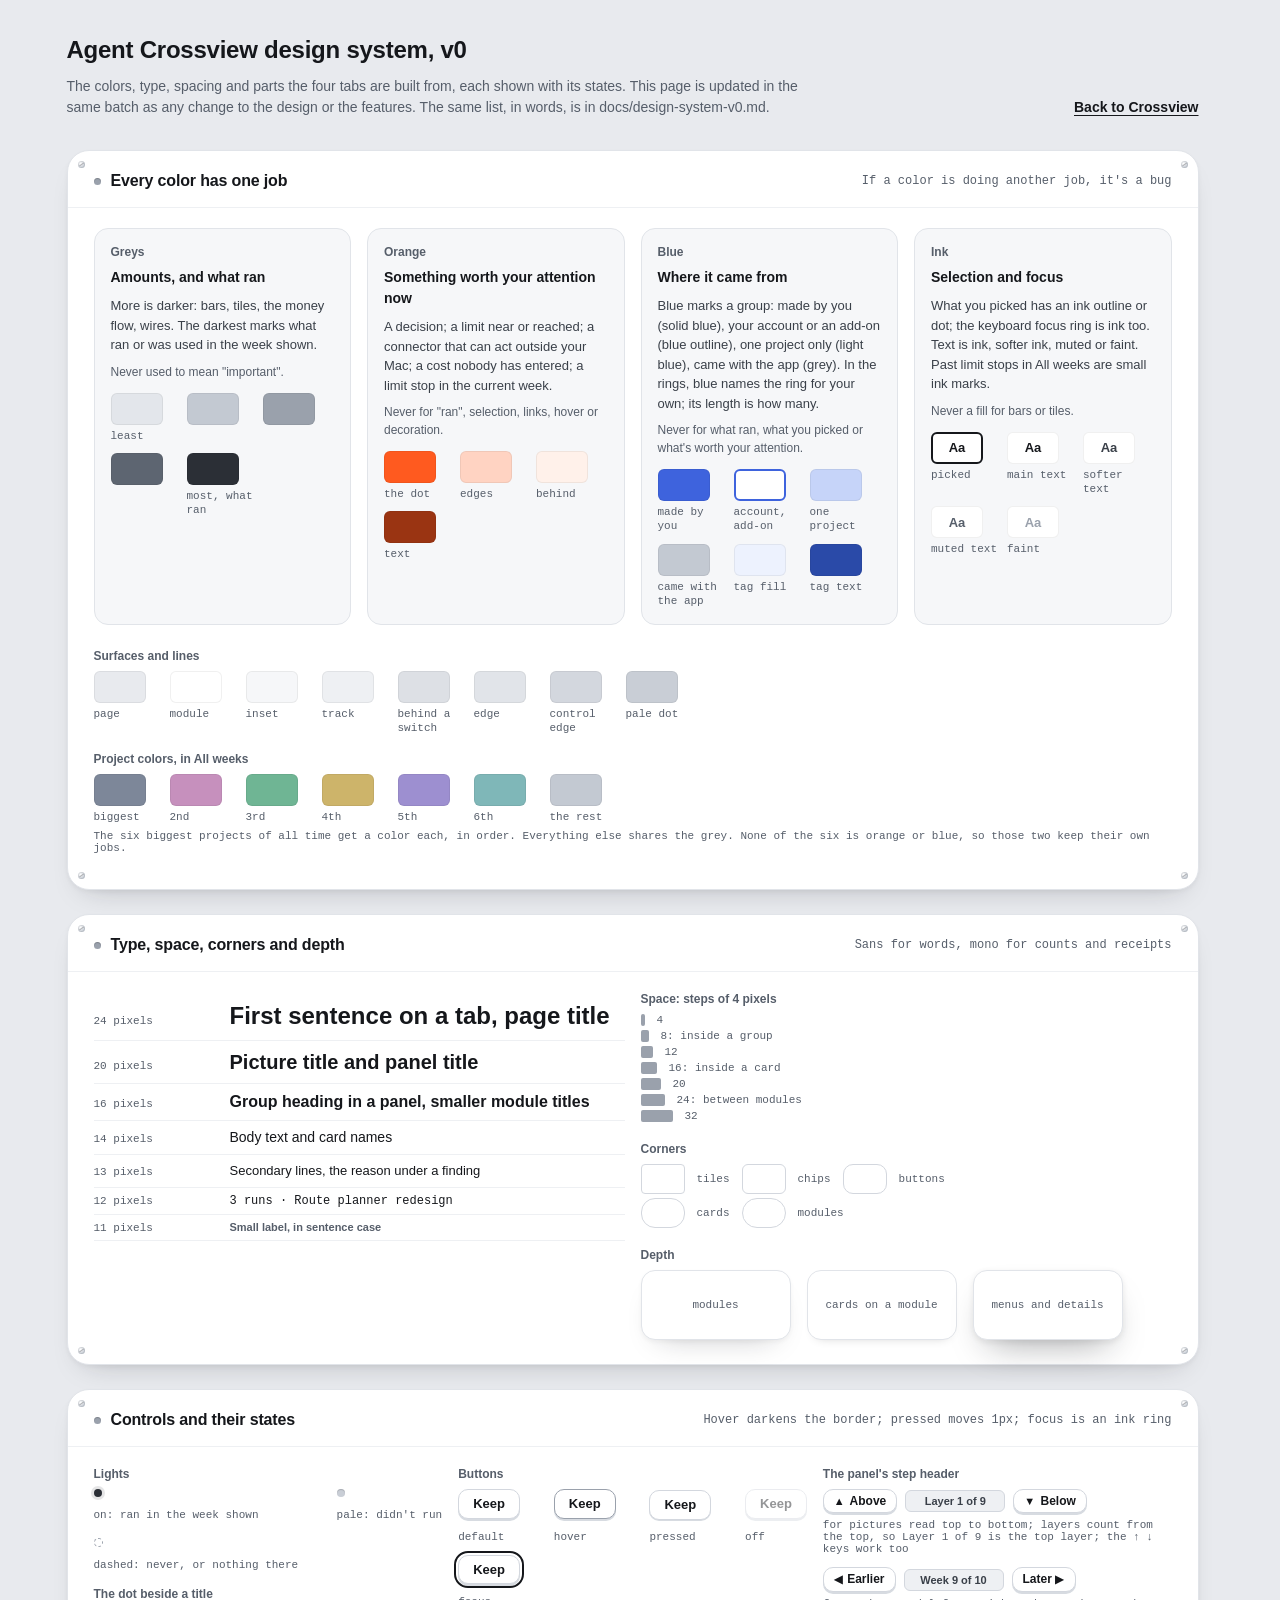
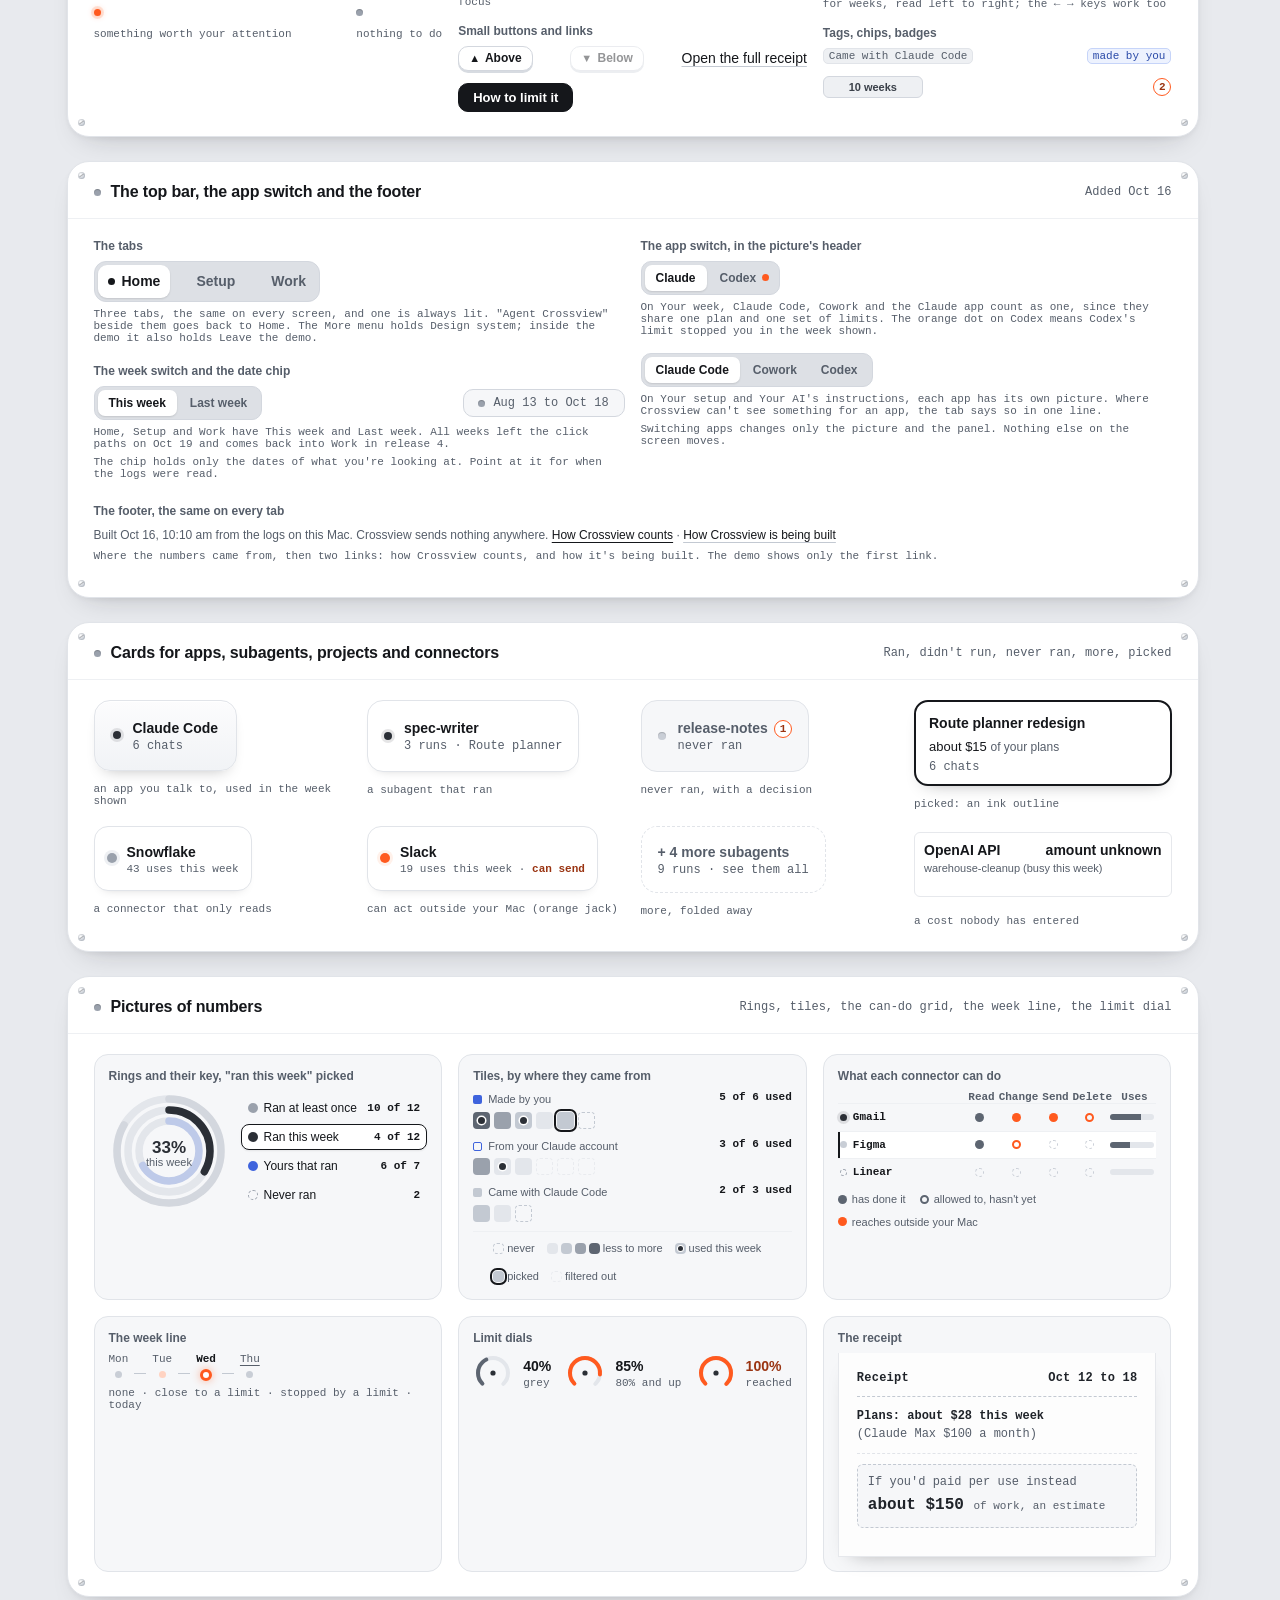
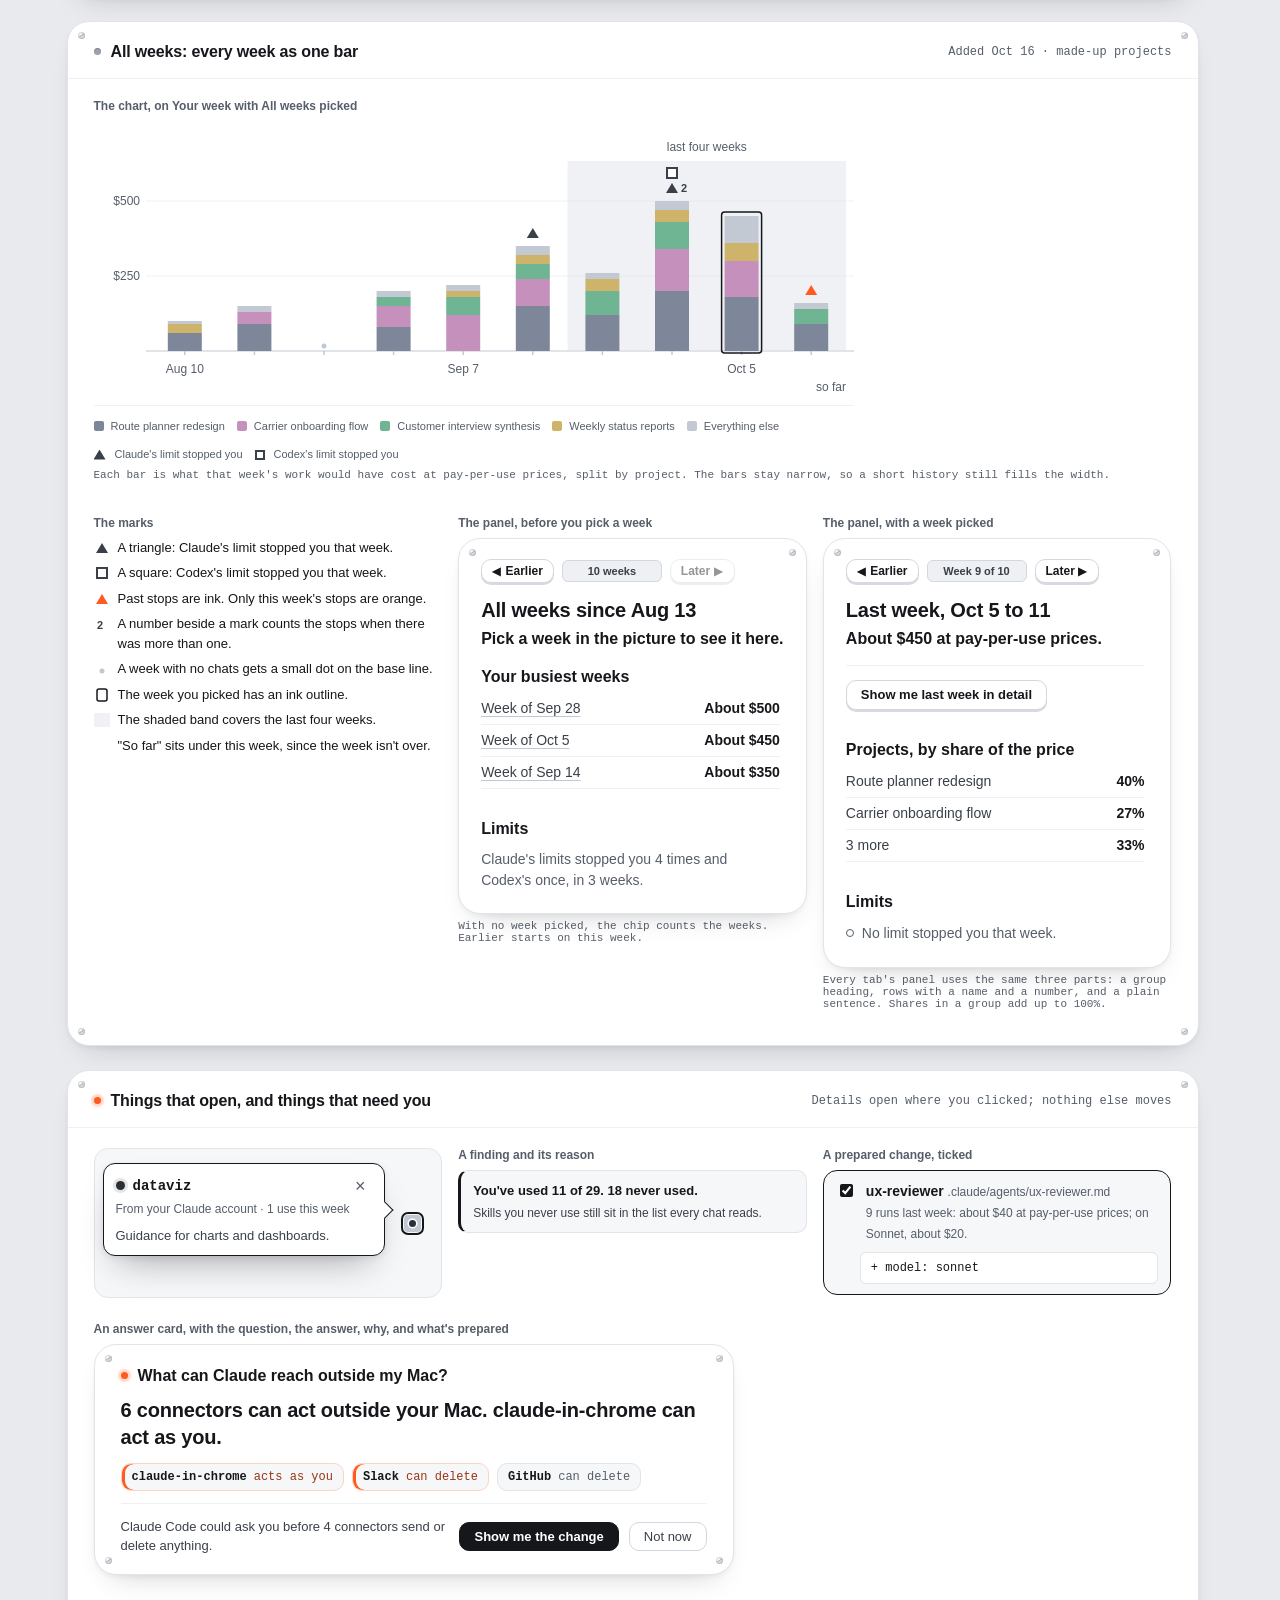
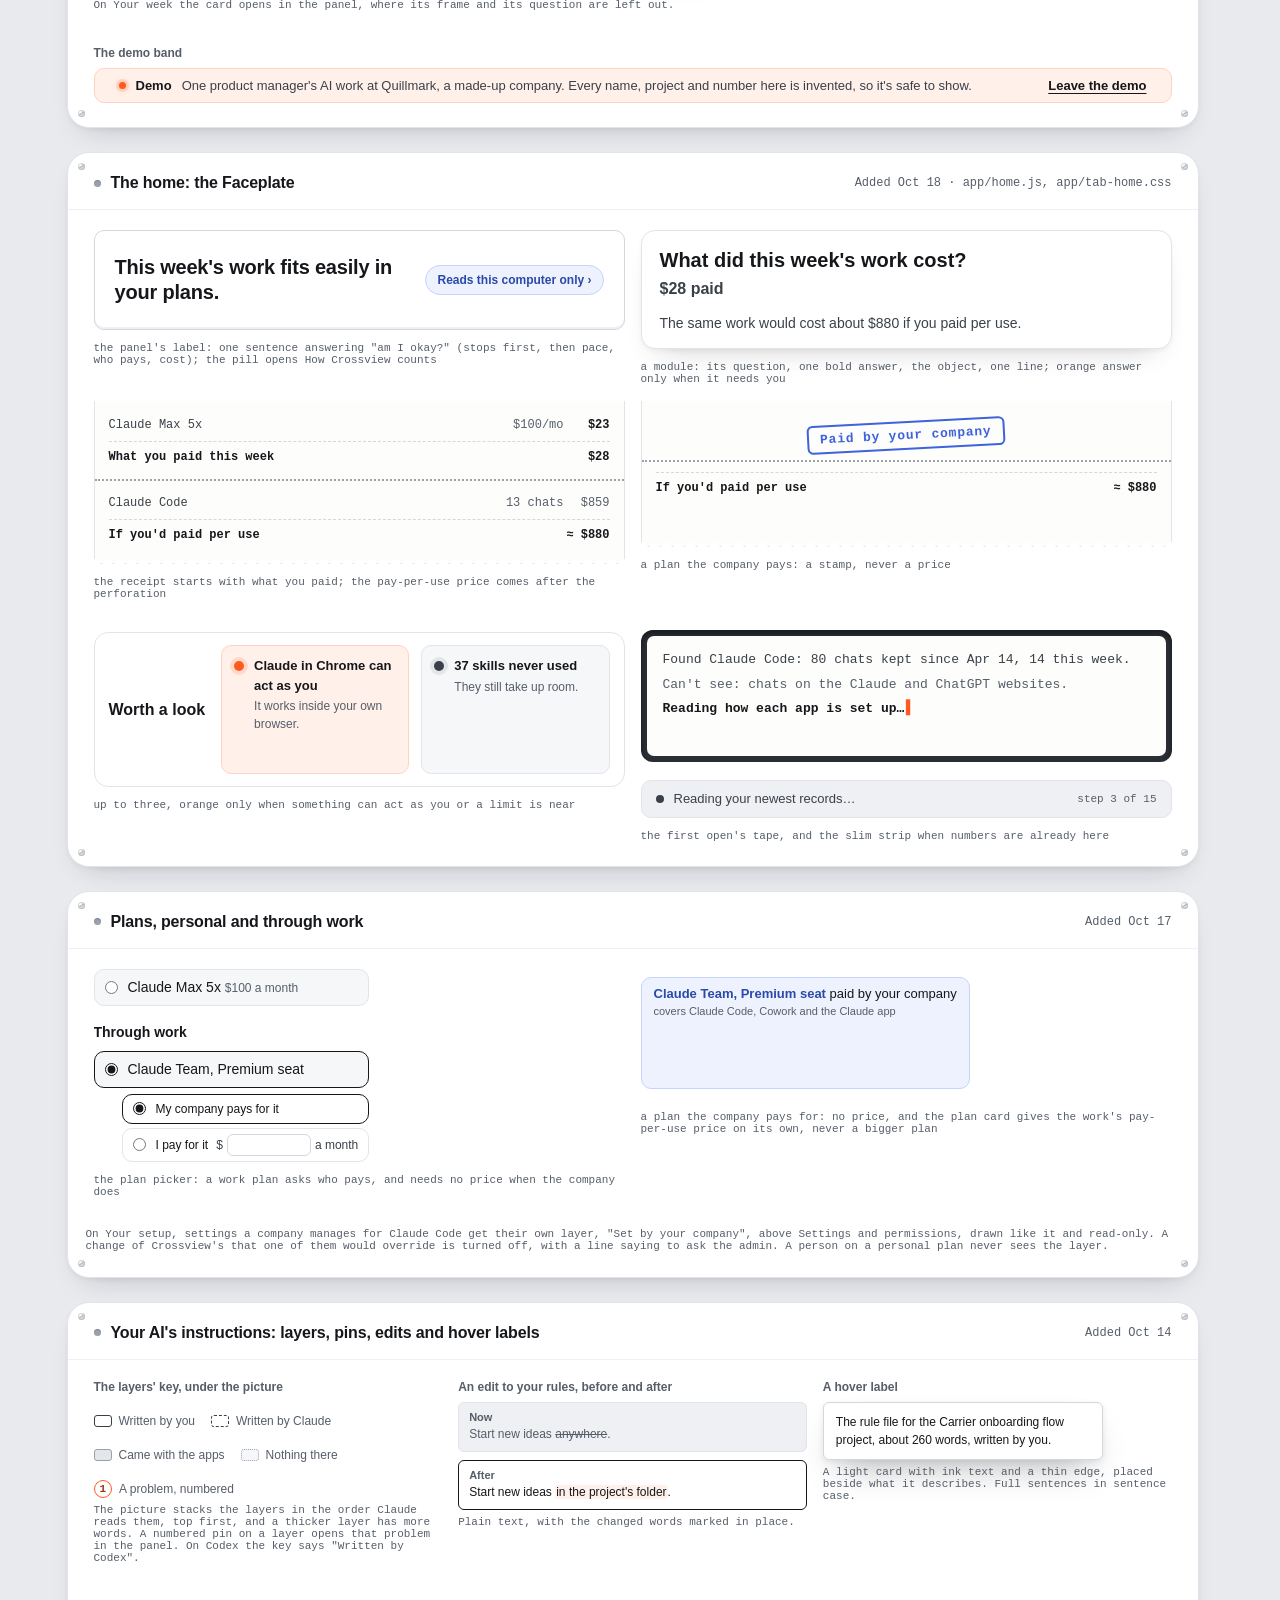
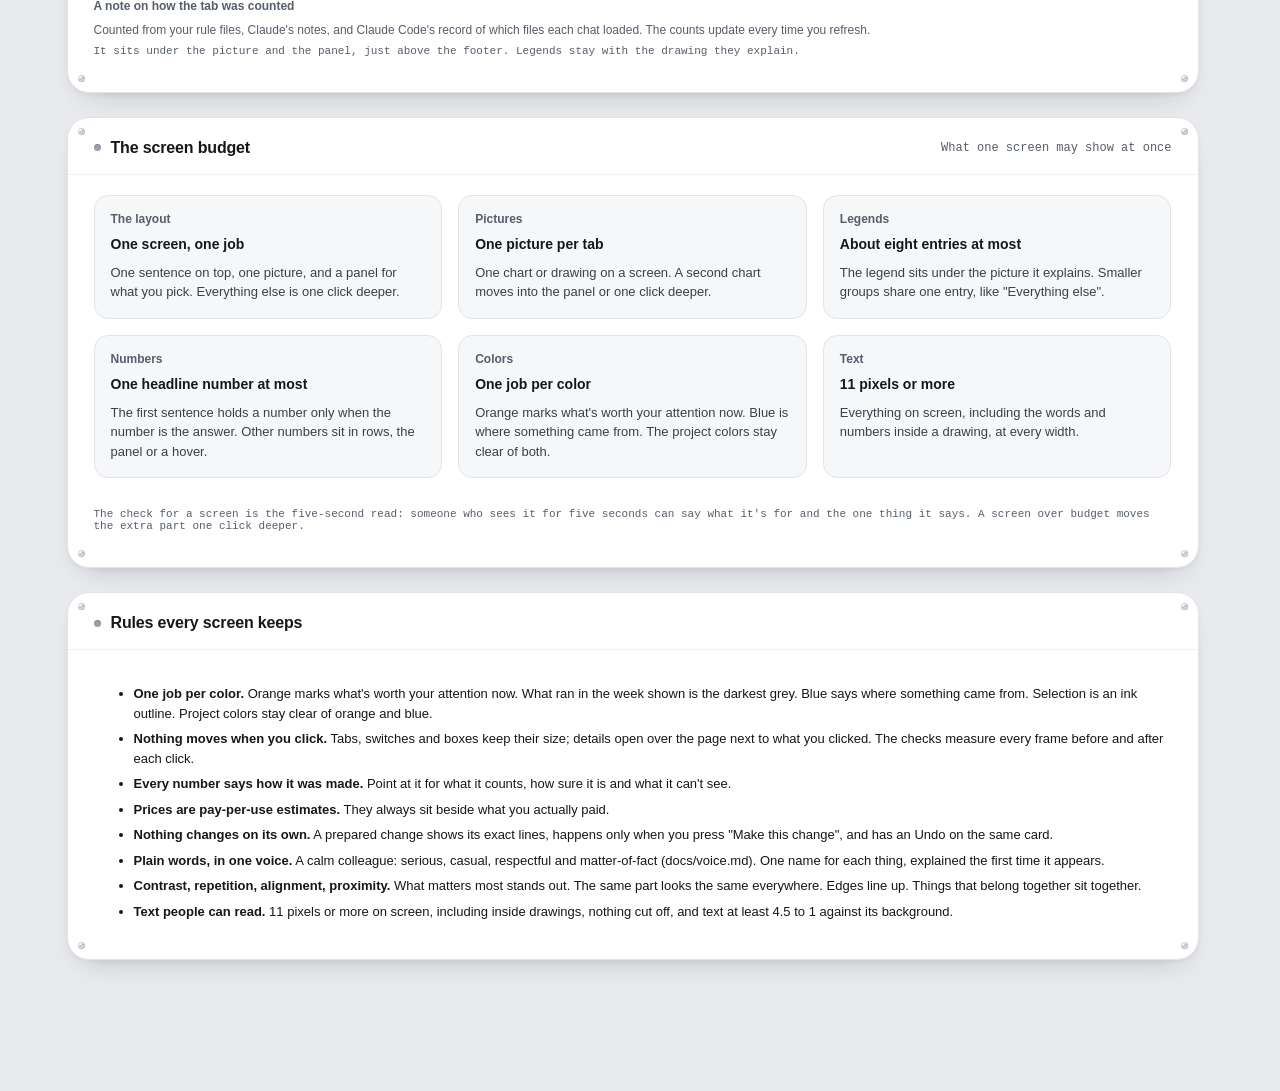
<file: app/system.html>
<!doctype html>
<html lang="en">
<head>
<meta charset="utf-8">
<meta name="viewport" content="width=device-width, initial-scale=1">
<title>Agent Crossview design system</title>
<link rel="stylesheet" href="style.css">
<link rel="stylesheet" href="tab-home.css">
<link rel="stylesheet" href="tab-work.css">
<link rel="stylesheet" href="tab-shapes.css">
<link rel="stylesheet" href="tab-week.css">
<style>
  /* this page only: the layout of the specimen sheet. Every part shown below uses the app's own classes. */
  .ds{max-width:1180px;margin:0 auto;padding:var(--sp-8) var(--sp-6) 64px}
  .ds h1{margin:0;font-size:var(--t-2xl);letter-spacing:-.01em}
  .ds .lead{margin:var(--sp-2) 0 0;color:var(--muted);max-width:760px}
  .ds .top{display:flex;align-items:flex-end;gap:var(--sp-4);margin-bottom:var(--sp-8)}
  .ds .top a{margin-left:auto;color:var(--ink);font-weight:600;text-underline-offset:3px;white-space:nowrap}
  .ds section.w-mod{margin-bottom:var(--sp-6)}
  .ds .body{padding:var(--sp-5) 26px var(--sp-6)}
  .ds .grid{display:grid;gap:var(--sp-4)}
  .ds .g2{grid-template-columns:repeat(2,minmax(0,1fr))}.ds .g3{grid-template-columns:repeat(3,minmax(0,1fr))}.ds .g4{grid-template-columns:repeat(4,minmax(0,1fr))}
  .ds h4:not(.g-grp>h4){margin:0 0 var(--sp-2);font:600 var(--t-sm) var(--sans);color:var(--muted)}
  .ds .job{background:var(--mod-2);border:1px solid var(--rim);border-radius:var(--r-lg);padding:var(--sp-4)}
  .ds .job p{margin:var(--sp-2) 0 0;font-size:var(--t-md);color:var(--ink-2)}
  .ds .job .never{color:var(--muted);font-size:var(--t-sm)}
  .ds .sw{display:flex;flex-wrap:wrap;gap:6px;margin-top:var(--sp-3)}
  .ds .sw{column-gap:10px;row-gap:10px}.ds .sw span{display:grid;align-content:start;gap:4px;width:66px;font:var(--t-xs) var(--mono);line-height:1.3;color:var(--muted)}
  .ds .sw i{display:block;width:52px;height:32px;border-radius:var(--r-sm);border:1px solid rgba(0,0,0,.06)}
  .ds .row{display:flex;flex-wrap:wrap;align-items:center;gap:var(--sp-3)}
  .ds .cap{display:block;margin-top:6px;font:var(--t-xs) var(--mono);color:var(--muted)}
  .ds .state{display:grid;justify-items:start;gap:6px}
  .ds .type div{display:flex;align-items:baseline;gap:var(--sp-4);padding:6px 0;border-bottom:1px solid var(--rule)}
  .ds .type code{width:120px;flex:none;font:var(--t-xs) var(--mono);color:var(--muted)}
  .ds .space i{display:inline-block;height:12px;background:var(--amt-3);border-radius:2px;vertical-align:middle}
  .ds .space div,.ds .radii div{display:flex;align-items:center;gap:var(--sp-3);font:var(--t-xs) var(--mono);color:var(--muted);margin:4px 0}
  .ds .radii b{display:inline-block;width:44px;height:30px;background:var(--mod);border:1px solid var(--rim-2)}
  .ds .depth{display:flex;flex-wrap:wrap;gap:var(--sp-4)}
  .ds .depth b{display:grid;place-items:center;flex:1 1 120px;max-width:150px;height:70px;text-align:center;background:var(--mod);border:1px solid var(--rim);border-radius:var(--r-lg);font:400 var(--t-xs) var(--mono);color:var(--muted)}
  .ds .rules li{margin:6px 0;font-size:var(--t-md)}
  .ds .rules b{font-weight:600}
  .ds .mini-panel{position:relative;background:var(--mod-2);border:1px solid var(--rim);border-radius:var(--r-lg);padding:14px}
  .ds .rel{position:relative;height:150px}
  .ds .rel .a-peek{top:14px}
  .ds .w-dec{min-height:0}
  .ds .w-receipt{margin:0}
  .ds .tabs button{padding:6px 10px}  /* the narrow tab spacing the app uses at 1360 and under, so four tabs fit a half-width column */
  .ds .marks li{display:flex;gap:8px;align-items:flex-start}.ds .marks li svg{flex:none;margin:3px 0 0 !important}
  @media (max-width:1100px){.ds .g3,.ds .g4{grid-template-columns:repeat(2,minmax(0,1fr))}.ds .g2{grid-template-columns:1fr}}
  @media (max-width:900px){.ds .g2,.ds .g3,.ds .g4{grid-template-columns:1fr}}
</style>
<link rel="icon" href="data:image/svg+xml,%3Csvg xmlns=%27http://www.w3.org/2000/svg%27 viewBox=%270 0 32 32%27%3E%3Crect width=%2732%27 height=%2732%27 rx=%278%27 fill=%27%2315171B%27/%3E%3Crect x=%2710%27 y=%2710%27 width=%2712%27 height=%2712%27 rx=%273%27 fill=%27%23fff%27/%3E%3C/svg%3E">
</head>
<body class="lightpage">
<main class="ds">
  <div class="top"><div><h1>Agent Crossview design system, v0</h1>
    <p class="lead">The colors, type, spacing and parts the four tabs are built from, each shown with its states. This page is updated in the same batch as any change to the design or the features. The same list, in words, is in docs/design-system-v0.md.</p></div>
    <a data-back href="index.html">Back to Crossview</a></div>

  <section class="w-mod"><i class="w-screw tl"></i><i class="w-screw tr"></i><i class="w-screw bl"></i><i class="w-screw br"></i>
    <header class="w-mh"><h3><i class="w-led idle"></i>Every color has one job</h3><span class="w-mh-note">If a color is doing another job, it's a bug</span></header>
    <div class="body grid g4">
      <div class="job"><h4>Greys</h4><b>Amounts, and what ran</b><p>More is darker: bars, tiles, the money flow, wires. The darkest marks what ran or was used in the week shown.</p><p class="never">Never used to mean "important".</p>
        <div class="sw"><span><i style="background:var(--amt-1)"></i>least</span><span><i style="background:var(--amt-2)"></i></span><span><i style="background:var(--amt-3)"></i></span><span><i style="background:var(--amt-4)"></i></span><span><i style="background:var(--amt-5)"></i>most, what ran</span></div></div>
      <div class="job"><h4>Orange</h4><b>Something worth your attention now</b><p>A decision; a limit near or reached; a connector that can act outside your Mac; a cost nobody has entered; a limit stop in the current week.</p><p class="never">Never for "ran", selection, links, hover or decoration.</p>
        <div class="sw"><span><i style="background:var(--lit)"></i>the dot</span><span><i style="background:var(--lit-line)"></i>edges</span><span><i style="background:var(--lit-soft)"></i>behind</span><span><i style="background:var(--lit-ink)"></i>text</span></div></div>
      <div class="job"><h4>Blue</h4><b>Where it came from</b><p>Blue marks a group: made by you (solid blue), your account or an add-on (blue outline), one project only (light blue), came with the app (grey). In the rings, blue names the ring for your own; its length is how many.</p><p class="never">Never for what ran, what you picked or what's worth your attention.</p>
        <div class="sw"><span><i style="background:var(--cat)"></i>made by you</span><span><i style="background:var(--mod);border:2px solid var(--cat)"></i>account, add-on</span><span><i style="background:var(--cat-line)"></i>one project</span><span><i style="background:var(--amt-2)"></i>came with the app</span><span><i style="background:var(--cat-soft)"></i>tag fill</span><span><i style="background:var(--cat-ink)"></i>tag text</span></div></div>
      <div class="job"><h4>Ink</h4><b>Selection and focus</b><p>What you picked has an ink outline or dot; the keyboard focus ring is ink too. Text is ink, softer ink, muted or faint. Past limit stops in All weeks are small ink marks.</p><p class="never">Never a fill for bars or tiles.</p>
        <div class="sw"><span><i style="display:grid;place-items:center;font:600 13px var(--sans);font-style:normal;background:var(--mod);border:2px solid var(--ink);color:var(--ink)">Aa</i>picked</span><span><i style="display:grid;place-items:center;font:600 13px var(--sans);font-style:normal;background:var(--mod);color:var(--ink)">Aa</i>main text</span><span><i style="display:grid;place-items:center;font:600 13px var(--sans);font-style:normal;background:var(--mod);color:var(--ink-2)">Aa</i>softer text</span><span><i style="display:grid;place-items:center;font:600 13px var(--sans);font-style:normal;background:var(--mod);color:var(--muted)">Aa</i>muted text</span><span><i style="display:grid;place-items:center;font:600 13px var(--sans);font-style:normal;background:var(--mod);color:var(--faint)">Aa</i>faint</span></div></div>
    </div>
    <div class="body" style="padding-top:0"><h4>Surfaces and lines</h4><div class="sw" style="margin-top:0"><span><i style="background:var(--paper)"></i>page</span><span><i style="background:var(--mod)"></i>module</span><span><i style="background:var(--mod-2)"></i>inset</span><span><i style="background:var(--mod-3)"></i>track</span><span><i style="background:var(--well)"></i>behind a switch</span><span><i style="background:var(--rim)"></i>edge</span><span><i style="background:var(--rim-2)"></i>control edge</span><span><i style="background:var(--ghost)"></i>pale dot</span></div>
      <h4 style="margin-top:var(--sp-4)">Project colors, in All weeks</h4><div class="sw" style="margin-top:0"><span><i style="background:#7d8799"></i>biggest</span><span><i style="background:#c690bd"></i>2nd</span><span><i style="background:#6fb594"></i>3rd</span><span><i style="background:#cdb46a"></i>4th</span><span><i style="background:#9d8fd0"></i>5th</span><span><i style="background:#7fb7b8"></i>6th</span><span><i style="background:#C3C9D2"></i>the rest</span></div><p class="cap">The six biggest projects of all time get a color each, in order. Everything else shares the grey. None of the six is orange or blue, so those two keep their own jobs.</p></div>
  </section>

  <section class="w-mod"><i class="w-screw tl"></i><i class="w-screw tr"></i><i class="w-screw bl"></i><i class="w-screw br"></i>
    <header class="w-mh"><h3><i class="w-led idle"></i>Type, space, corners and depth</h3><span class="w-mh-note">Sans for words, mono for counts and receipts</span></header>
    <div class="body grid g2">
      <div class="type">
        <div><code>24 pixels</code><span style="font-size:var(--t-2xl);font-weight:700">First sentence on a tab, page title</span></div>
        <div><code>20 pixels</code><span style="font-size:var(--t-xl);font-weight:600">Picture title and panel title</span></div>
        <div><code>16 pixels</code><span style="font-size:var(--t-lg);font-weight:600">Group heading in a panel, smaller module titles</span></div>
        <div><code>14 pixels</code><span>Body text and card names</span></div>
        <div><code>13 pixels</code><span style="font-size:var(--t-md)">Secondary lines, the reason under a finding</span></div>
        <div><code>12 pixels</code><span style="font:var(--t-sm) var(--mono)">3 runs · Route planner redesign</span></div>
        <div><code>11 pixels</code><span style="font:600 var(--t-xs) var(--sans);color:var(--muted)">Small label, in sentence case</span></div>
      </div>
      <div class="grid">
        <div class="space"><h4>Space: steps of 4 pixels</h4>
          <div><i style="width:4px"></i>4</div><div><i style="width:8px"></i>8: inside a group</div><div><i style="width:12px"></i>12</div><div><i style="width:16px"></i>16: inside a card</div><div><i style="width:20px"></i>20</div><div><i style="width:24px"></i>24: between modules</div><div><i style="width:32px"></i>32</div></div>
        <div class="radii"><h4>Corners</h4><div><b style="border-radius:var(--r-xs)"></b>tiles <b style="border-radius:var(--r-sm)"></b>chips <b style="border-radius:var(--r-md)"></b>buttons</div><div><b style="border-radius:var(--r-lg)"></b>cards <b style="border-radius:var(--r-xl)"></b>modules</div></div>
        <div><h4>Depth</h4><div class="depth"><b style="box-shadow:var(--sh-mod)">modules</b><b style="box-shadow:var(--sh-raise)">cards on a module</b><b style="box-shadow:var(--sh-float)">menus and details</b></div></div>
      </div>
    </div>
  </section>

  <section class="w-mod"><i class="w-screw tl"></i><i class="w-screw tr"></i><i class="w-screw bl"></i><i class="w-screw br"></i>
    <header class="w-mh"><h3><i class="w-led idle"></i>Controls and their states</h3><span class="w-mh-note">Hover darkens the border; pressed moves 1px; focus is an ink ring</span></header>
    <div class="body grid g3">
      <div><h4>Lights</h4><div class="row"><span class="state"><i class="w-light on"></i><span class="cap">on: ran in the week shown</span></span><span class="state"><i class="w-light"></i><span class="cap">pale: didn't run</span></span><span class="state"><i class="a-st none"></i><span class="cap">dashed: never, or nothing there</span></span></div>
        <h4 style="margin-top:var(--sp-4)">The dot beside a title</h4><div class="row"><span class="state"><i class="w-led"></i><span class="cap">something worth your attention</span></span><span class="state"><i class="w-led idle"></i><span class="cap">nothing to do</span></span></div></div>
      <div><h4>Buttons</h4><div class="row"><span class="state"><button class="w-btn">Keep</button><span class="cap">default</span></span><span class="state"><button class="w-btn" style="border-color:var(--amt-3)">Keep</button><span class="cap">hover</span></span><span class="state"><button class="w-btn" style="transform:translateY(1px);box-shadow:inset 0 1px 0 #fff,0 1px 0 #D7DBE1">Keep</button><span class="cap">pressed</span></span><span class="state"><button class="w-btn" disabled>Keep</button><span class="cap">off</span></span><span class="state"><button class="w-btn" style="outline:2px solid var(--ink);outline-offset:2px">Keep</button><span class="cap">focus</span></span></div>
        <h4 style="margin-top:var(--sp-4)">Small buttons and links</h4><div class="row"><button class="w-btn w-sbtn"><span aria-hidden="true">▲</span> Above</button><button class="w-btn w-sbtn" disabled><span aria-hidden="true">▼</span> Below</button><button class="w-link">Open the full receipt</button><details class="w-how"><summary>How to limit it</summary></details></div></div>
      <div><h4>The panel's step header</h4>
        <div class="a-ph"><div class="a-step" role="group" aria-label="Move between layers"><button class="w-btn w-sbtn"><span aria-hidden="true">▲</span> Above</button><span class="a-chip">Layer 1 of 9</span><button class="w-btn w-sbtn"><span aria-hidden="true">▼</span> Below</button></div></div>
        <span class="cap">for pictures read top to bottom; layers count from the top, so Layer 1 of 9 is the top layer; the ↑ ↓ keys work too</span>
        <div class="a-ph" style="margin-top:var(--sp-3)"><div class="a-step" role="group" aria-label="Move between weeks"><button class="w-btn w-sbtn"><span aria-hidden="true">◀</span> Earlier</button><span class="a-chip">Week 9 of 10</span><button class="w-btn w-sbtn">Later <span aria-hidden="true">▶</span></button></div></div>
        <span class="cap">for weeks, read left to right; the ← → keys work too</span>
        <h4 style="margin-top:var(--sp-4)">Tags, chips, badges</h4><div class="row"><span class="w-tag">Came with Claude Code</span><span class="w-tag cat">made by you</span><span class="a-chip">10 weeks</span><em class="w-badge s-pin-key">2</em></div></div>
    </div>
  </section>

  <section class="w-mod"><i class="w-screw tl"></i><i class="w-screw tr"></i><i class="w-screw bl"></i><i class="w-screw br"></i>
    <header class="w-mh"><h3><i class="w-led idle"></i>The top bar, the app switch and the footer</h3><span class="w-mh-note">Added Oct 16</span></header>
    <div class="body grid g2">
      <div><h4>The tabs</h4><nav class="tabs" style="display:inline-flex" aria-label="Example tabs"><button aria-pressed="true"><i class="w-led"></i>Home</button><button aria-pressed="false"><i class="w-led"></i>Setup</button><button aria-pressed="false"><i class="w-led"></i>Work</button></nav>
        <span class="cap">Three tabs, the same on every screen, and one is always lit. "Agent Crossview" beside them goes back to Home. The More menu holds Design system; inside the demo it also holds Leave the demo.</span>
        <h4 style="margin-top:var(--sp-5)">The week switch and the date chip</h4>
        <div class="row"><div class="w-seg" role="group" aria-label="Week"><button aria-pressed="true">This week</button><button aria-pressed="false">Last week</button></div><span class="w-asof" style="min-width:0;width:162px"><i class="w-led idle"></i><span>Aug 13 to Oct 18</span></span></div>
        <span class="cap">Home, Setup and Work have This week and Last week. All weeks left the click paths on Oct 19 and comes back into Work in release 4.</span>
        <span class="cap">The chip holds only the dates of what you're looking at. Point at it for when the logs were read.</span></div>
      <div><h4>The app switch, in the picture's header</h4>
        <div class="w-seg q-app" role="group" aria-label="Which app" style="display:inline-flex"><button aria-pressed="true">Claude</button><button aria-pressed="false">Codex<i class="q-app-dot" aria-label="a Codex limit stopped you"></i></button></div>
        <span class="cap">On Your week, Claude Code, Cowork and the Claude app count as one, since they share one plan and one set of limits. The orange dot on Codex means Codex's limit stopped you in the week shown.</span>
        <div class="w-seg s-app" role="group" aria-label="Which app" style="display:inline-flex;margin-top:var(--sp-4)"><button aria-pressed="true">Claude Code</button><button aria-pressed="false">Cowork</button><button aria-pressed="false">Codex</button></div>
        <span class="cap">On Your setup and Your AI's instructions, each app has its own picture. Where Crossview can't see something for an app, the tab says so in one line.</span>
        <span class="cap">Switching apps changes only the picture and the panel. Nothing else on the screen moves.</span></div>
    </div>
    <div class="body" style="padding-top:0"><h4>The footer, the same on every tab</h4>
      <div class="foot" style="padding:0;margin:0;max-width:none">Built Oct 16, 10:10 am from the logs on this Mac. Crossview sends nothing anywhere. <a data-keepdemo href="reads.html">How Crossview counts</a><span data-realonly> · <a class="w-link" href="index.html#progress">How Crossview is being built</a></span></div>
      <p class="cap">Where the numbers came from, then two links: how Crossview counts, and how it's being built. The demo shows only the first link.</p></div>
  </section>

  <section class="w-mod"><i class="w-screw tl"></i><i class="w-screw tr"></i><i class="w-screw bl"></i><i class="w-screw br"></i>
    <header class="w-mh"><h3><i class="w-led idle"></i>Cards for apps, subagents, projects and connectors</h3><span class="w-mh-note">Ran, didn't run, never ran, more, picked</span></header>
    <div class="body grid g4">
      <div class="state"><button class="w-app on"><i class="w-light"></i><span><b>Claude Code</b><small>6 chats</small></span></button><span class="cap">an app you talk to, used in the week shown</span></div>
      <div class="state"><button class="w-helper on"><i class="w-light"></i><span><b>spec-writer</b><small>3 runs · Route planner</small></span></button><span class="cap">a subagent that ran</span></div>
      <div class="state"><button class="w-helper idle"><i class="w-light"></i><span><b>release-notes<em class="w-badge">1</em></b><small>never ran</small></span></button><span class="cap">never ran, with a decision</span></div>
      <div class="state"><button class="y-proj on" style="width:100%"><b>Route planner redesign</b><span>about $15 <small>of your plans</small></span><small class="y-mono">6 chats</small></button><span class="cap">picked: an ink outline</span></div>
      <div class="state"><button class="y-port"><i class="y-jack"></i><span><b>Snowflake</b><small>43 uses this week</small></span></button><span class="cap">a connector that only reads</span></div>
      <div class="state"><button class="y-port risky"><i class="y-jack"></i><span><b>Slack</b><small>19 uses this week · <em>can send</em></small></span></button><span class="cap">can act outside your Mac (orange jack)</span></div>
      <div class="state"><button class="w-helper more"><span><b>+ 4 more subagents</b><small>9 runs · see them all</small></span></button><span class="cap">more, folded away</span></div>
      <div class="state"><div class="w-oc busy" style="width:100%"><div class="w-oc-top"><b>OpenAI API</b><span class="w-oc-amt">amount unknown</span></div><small class="w-oc-where">warehouse-cleanup (busy this week)</small></div><span class="cap">a cost nobody has entered</span></div>
    </div>
  </section>

  <section class="w-mod"><i class="w-screw tl"></i><i class="w-screw tr"></i><i class="w-screw bl"></i><i class="w-screw br"></i>
    <header class="w-mh"><h3><i class="w-led idle"></i>Pictures of numbers</h3><span class="w-mh-note">Rings, tiles, the can-do grid, the week line, the limit dial</span></header>
    <div class="body grid g3">
      <div class="mini-panel"><h4>Rings and their key, "ran this week" picked</h4>
        <div class="stage"><div class="a-rings"><svg viewBox="0 0 120 120" width="120" height="120" role="img" aria-label="Example rings">
          <g class="a-ring-g amt off"><circle cx="60" cy="60" r="52" class="a-ring-track"/><circle cx="60" cy="60" r="52" class="a-ring" stroke-dasharray="272 327" transform="rotate(-90 60 60)"/></g>
          <g class="a-ring-g lit"><circle cx="60" cy="60" r="41" class="a-ring-track"/><circle cx="60" cy="60" r="41" class="a-ring" stroke-dasharray="86 258" transform="rotate(-90 60 60)"/></g>
          <g class="a-ring-g cat off"><circle cx="60" cy="60" r="30" class="a-ring-track"/><circle cx="60" cy="60" r="30" class="a-ring" stroke-dasharray="126 188" transform="rotate(-90 60 60)"/></g>
          <text x="60" y="62" text-anchor="middle" class="a-ring-big lit">33%</text><text x="60" y="75" text-anchor="middle" class="a-ring-sm">this week</text></svg>
          <div class="a-ring-leg"><button class="a-leg amt" aria-pressed="false"><i></i><span>Ran at least once</span><b>10 of 12</b></button><button class="a-leg lit" aria-pressed="true"><i></i><span>Ran this week</span><b>4 of 12</b></button><button class="a-leg cat" aria-pressed="false"><i></i><span>Yours that ran</span><b>6 of 7</b></button><button class="a-leg never" aria-pressed="false"><i></i><span>Never ran</span><b>2</b></button></div></div></div></div>
      <div class="mini-panel"><h4>Tiles, by where they came from</h4>
        <div class="a-shelf"><div class="a-shelf-h"><span><i class="a-cat mine"></i>Made by you</span><b>5 of 6 used</b></div><div class="a-shelf-t"><i class="a-tile t4 lit"></i><i class="a-tile t3"></i><i class="a-tile t2 lit"></i><i class="a-tile t1"></i><i class="a-tile t2 on"></i><i class="a-tile t0"></i></div></div>
        <div class="a-shelf"><div class="a-shelf-h"><span><i class="a-cat acct"></i>From your Claude account</span><b>3 of 6 used</b></div><div class="a-shelf-t"><i class="a-tile t3"></i><i class="a-tile t1 lit"></i><i class="a-tile t1"></i><i class="a-tile t0 out"></i><i class="a-tile t0 out"></i><i class="a-tile t0 out"></i></div></div>
        <div class="a-shelf"><div class="a-shelf-h"><span><i class="a-cat built"></i>Came with Claude Code</span><b>2 of 3 used</b></div><div class="a-shelf-t"><i class="a-tile t2"></i><i class="a-tile t1"></i><i class="a-tile t0"></i></div></div>
        <div class="a-key"><span><i class="a-tile t0"></i>never</span><span><i class="a-tile t1"></i><i class="a-tile t2"></i><i class="a-tile t3"></i><i class="a-tile t4"></i>less to more</span><span><i class="a-tile t2 lit"></i>used this week</span><span><i class="a-tile t2 on"></i>picked</span><span><i class="a-tile t0 out"></i>filtered out</span></div></div>
      <div class="mini-panel"><h4>What each connector can do</h4>
        <div class="a-cando" style="margin:0;padding:0;border:0"><div class="a-cd-h"><span></span><span>Read</span><span>Change</span><span>Send</span><span>Delete</span><span>Uses</span></div>
          <div class="a-cd-r"><b><i class="a-st lit"></i>Gmail</b><i class="did"></i><i class="did hot"></i><i class="did hot"></i><i class="can hot"></i><span class="a-cd-u"><em style="width:70%"></em></span></div>
          <div class="a-cd-r on"><b><i class="a-st dim"></i>Figma</b><i class="did"></i><i class="can hot"></i><i class="off"></i><i class="off"></i><span class="a-cd-u"><em style="width:45%"></em></span></div>
          <div class="a-cd-r"><b><i class="a-st none"></i>Linear</b><i class="off"></i><i class="off"></i><i class="off"></i><i class="off"></i><span class="a-cd-u"><em style="width:0"></em></span></div>
          <p class="a-cd-note"><span><i class="did"></i>has done it</span><span><i class="can"></i>allowed to, hasn't yet</span><span><i class="did hot"></i>reaches outside your Mac</span></p></div></div>
      <div class="mini-panel"><h4>The week line</h4><div class="w-days"><span class="w-day"><small>Mon</small><i></i></span><b class="w-dash"></b><span class="w-day warn"><small>Tue</small><i></i></span><b class="w-dash"></b><span class="w-day hit"><small>Wed</small><i></i></span><b class="w-dash"></b><span class="w-day today"><small>Thu</small><i></i></span></div><span class="cap">none · close to a limit · stopped by a limit · today</span></div>
      <div class="mini-panel"><h4>Limit dials</h4><div class="row stage">
        <div class="w-gauge" style="width:auto"><svg viewBox="0 0 40 40" width="40" height="40" aria-hidden="true"><g transform="rotate(135 20 20)"><circle cx="20" cy="20" r="15" class="w-g-track" stroke-dasharray="70.7 94.2"/><circle cx="20" cy="20" r="15" class="w-g-fill" stroke-dasharray="28.3 94.2"/></g><circle cx="20" cy="20" r="2.6" class="w-g-hub"/></svg><div><b>40%</b><small>grey</small></div></div>
        <div class="w-gauge hot" style="width:auto"><svg viewBox="0 0 40 40" width="40" height="40" aria-hidden="true"><g transform="rotate(135 20 20)"><circle cx="20" cy="20" r="15" class="w-g-track" stroke-dasharray="70.7 94.2"/><circle cx="20" cy="20" r="15" class="w-g-fill" stroke-dasharray="60 94.2"/></g><circle cx="20" cy="20" r="2.6" class="w-g-hub"/></svg><div><b>85%</b><small>80% and up</small></div></div>
        <div class="w-gauge full" style="width:auto"><svg viewBox="0 0 40 40" width="40" height="40" aria-hidden="true"><g transform="rotate(135 20 20)"><circle cx="20" cy="20" r="15" class="w-g-track" stroke-dasharray="70.7 94.2"/><circle cx="20" cy="20" r="15" class="w-g-fill" stroke-dasharray="70.7 94.2"/></g><circle cx="20" cy="20" r="2.6" class="w-g-hub"/></svg><div><b>100%</b><small>reached</small></div></div></div></div>
      <div class="mini-panel"><h4>The receipt</h4><div class="w-receipt"><div class="w-r-head"><span>Receipt</span><span>Oct 12 to 18</span></div><p class="w-r-line"><b>Plans: about $28 this week</b><small>(Claude Max $100 a month)</small></p><div class="w-r-line w-r-peruse"><small>If you'd paid per use instead</small><b class="w-r-big">about $150 <em>of work, an estimate</em></b></div></div></div>
    </div>
  </section>

  <section class="w-mod"><i class="w-screw tl"></i><i class="w-screw tr"></i><i class="w-screw bl"></i><i class="w-screw br"></i>
    <header class="w-mh"><h3><i class="w-led idle"></i>All weeks: every week as one bar</h3><span class="w-mh-note">Added Oct 16 · made-up projects</span></header>
    <div class="h-page">
    <div class="body"><h4>The chart, on Your week with All weeks picked</h4>
      <div style="max-width:760px">
<svg class="h-svg" viewBox="0 0 760 280" role="img" aria-label="An example of the All weeks chart: ten weeks of made-up work, with limit stops marked"><line x1="52" y1="230" x2="760" y2="230" class="h-base"/><line x1="52" y1="155" x2="760" y2="155" class="h-grid"/><text x="46" y="159" text-anchor="end" class="h-ax">$250</text><line x1="52" y1="80" x2="760" y2="80" class="h-grid"/><text x="46" y="84" text-anchor="end" class="h-ax">$500</text><rect x="473.6" y="40" width="278.4" height="190" class="h-band"/><text x="612.8" y="30" text-anchor="middle" class="h-ax">last four weeks</text><line x1="90.8" y1="230" x2="90.8" y2="234" class="h-tick"/><rect x="73.8" y="212" width="34" height="18" fill="#7d8799"/><rect x="73.8" y="203" width="34" height="9" fill="#cdb46a"/><rect x="73.8" y="200" width="34" height="3" fill="#C3C9D2"/><text x="90.8" y="252" text-anchor="middle" class="h-ax">Aug 10</text><line x1="160.4" y1="230" x2="160.4" y2="234" class="h-tick"/><rect x="143.4" y="203" width="34" height="27" fill="#7d8799"/><rect x="143.4" y="191" width="34" height="12" fill="#c690bd"/><rect x="143.4" y="185" width="34" height="6" fill="#C3C9D2"/><line x1="230" y1="230" x2="230" y2="234" class="h-tick"/><circle cx="230" cy="225" r="2.5" class="h-none"/><line x1="299.6" y1="230" x2="299.6" y2="234" class="h-tick"/><rect x="282.6" y="206" width="34" height="24" fill="#7d8799"/><rect x="282.6" y="185" width="34" height="21" fill="#c690bd"/><rect x="282.6" y="176" width="34" height="9" fill="#6fb594"/><rect x="282.6" y="170" width="34" height="6" fill="#C3C9D2"/><line x1="369.2" y1="230" x2="369.2" y2="234" class="h-tick"/><rect x="352.2" y="194" width="34" height="36" fill="#c690bd"/><rect x="352.2" y="176" width="34" height="18" fill="#6fb594"/><rect x="352.2" y="170" width="34" height="6" fill="#cdb46a"/><rect x="352.2" y="164" width="34" height="6" fill="#C3C9D2"/><text x="369.2" y="252" text-anchor="middle" class="h-ax">Sep 7</text><line x1="438.8" y1="230" x2="438.8" y2="234" class="h-tick"/><rect x="421.8" y="185" width="34" height="45" fill="#7d8799"/><rect x="421.8" y="158" width="34" height="27" fill="#c690bd"/><rect x="421.8" y="143" width="34" height="15" fill="#6fb594"/><rect x="421.8" y="134" width="34" height="9" fill="#cdb46a"/><rect x="421.8" y="125" width="34" height="9" fill="#C3C9D2"/><path d="M432.8 117 l6 -10 l6 10 z" class="h-stop"/><line x1="508.4" y1="230" x2="508.4" y2="234" class="h-tick"/><rect x="491.4" y="194" width="34" height="36" fill="#7d8799"/><rect x="491.4" y="170" width="34" height="24" fill="#6fb594"/><rect x="491.4" y="158" width="34" height="12" fill="#cdb46a"/><rect x="491.4" y="152" width="34" height="6" fill="#C3C9D2"/><line x1="578" y1="230" x2="578" y2="234" class="h-tick"/><rect x="561" y="170" width="34" height="60" fill="#7d8799"/><rect x="561" y="128" width="34" height="42" fill="#c690bd"/><rect x="561" y="101" width="34" height="27" fill="#6fb594"/><rect x="561" y="89" width="34" height="12" fill="#cdb46a"/><rect x="561" y="80" width="34" height="9" fill="#C3C9D2"/><path d="M572 72 l6 -10 l6 10 z" class="h-stop"/><text x="587" y="71" class="h-count">2</text><rect x="573" y="47" width="10" height="10" class="h-stop-cx"/><line x1="647.6" y1="230" x2="647.6" y2="234" class="h-tick"/><rect x="630.6" y="176" width="34" height="54" fill="#7d8799"/><rect x="630.6" y="140" width="34" height="36" fill="#c690bd"/><rect x="630.6" y="122" width="34" height="18" fill="#cdb46a"/><rect x="630.6" y="95" width="34" height="27" fill="#C3C9D2"/><rect x="627.6" y="91" width="40" height="141" rx="3" class="h-pick"/><text x="647.6" y="252" text-anchor="middle" class="h-ax">Oct 5</text><line x1="717.2" y1="230" x2="717.2" y2="234" class="h-tick"/><rect x="700.2" y="203" width="34" height="27" fill="#7d8799"/><rect x="700.2" y="188" width="34" height="15" fill="#6fb594"/><rect x="700.2" y="182" width="34" height="6" fill="#C3C9D2"/><path d="M711.2 174 l6 -10 l6 10 z" class="h-stop now"/><text x="752" y="270" text-anchor="end" class="h-ax">so far</text></svg>
        <div class="w-legend a-key" style="padding:12px 0 0"><span><i class="q-k" style="background:#7d8799"></i>Route planner redesign</span><span><i class="q-k" style="background:#c690bd"></i>Carrier onboarding flow</span><span><i class="q-k" style="background:#6fb594"></i>Customer interview synthesis</span><span><i class="q-k" style="background:#cdb46a"></i>Weekly status reports</span><span><i class="q-k" style="background:#C3C9D2"></i>Everything else</span><span><i class="h-k-tri" aria-hidden="true"></i>Claude's limit stopped you</span><span><i class="h-k-sq" aria-hidden="true"></i>Codex's limit stopped you</span></div></div>
      <p class="cap">Each bar is what that week's work would have cost at pay-per-use prices, split by project. The bars stay narrow, so a short history still fills the width.</p></div>
    <div class="body grid g3" style="padding-top:0">
      <div><h4>The marks</h4><ul class="rules marks" style="margin:0;padding-left:0;list-style:none">
        <li><svg class="h-svg" style="width:16px;height:14px;display:inline-block;vertical-align:-2px;margin-right:8px;overflow:visible" viewBox="0 0 16 14" aria-hidden="true"><path d="M2 12 l6 -10 l6 10 z" class="h-stop"/></svg>A triangle: Claude's limit stopped you that week.</li>
        <li><svg class="h-svg" style="width:16px;height:14px;display:inline-block;vertical-align:-2px;margin-right:8px;overflow:visible" viewBox="0 0 16 14" aria-hidden="true"><rect x="3" y="2" width="10" height="10" class="h-stop-cx"/></svg>A square: Codex's limit stopped you that week.</li>
        <li><svg class="h-svg" style="width:16px;height:14px;display:inline-block;vertical-align:-2px;margin-right:8px;overflow:visible" viewBox="0 0 16 14" aria-hidden="true"><path d="M2 12 l6 -10 l6 10 z" class="h-stop now"/></svg>Past stops are ink. Only this week's stops are orange.</li>
        <li><svg class="h-svg" style="width:16px;height:14px;display:inline-block;vertical-align:-2px;margin-right:8px;overflow:visible" viewBox="0 0 16 14" aria-hidden="true"><text x="3" y="12" class="h-count">2</text></svg>A number beside a mark counts the stops when there was more than one.</li>
        <li><svg class="h-svg" style="width:16px;height:14px;display:inline-block;vertical-align:-2px;margin-right:8px;overflow:visible" viewBox="0 0 16 14" aria-hidden="true"><circle cx="8" cy="9" r="2.5" class="h-none"/></svg>A week with no chats gets a small dot on the base line.</li>
        <li><svg class="h-svg" style="width:16px;height:14px;display:inline-block;vertical-align:-2px;margin-right:8px;overflow:visible" viewBox="0 0 16 14" aria-hidden="true"><rect x="3" y="1" width="10" height="12" rx="2" class="h-pick"/></svg>The week you picked has an ink outline.</li>
        <li><svg class="h-svg" style="width:16px;height:14px;display:inline-block;vertical-align:-2px;margin-right:8px;overflow:visible" viewBox="0 0 16 14" aria-hidden="true"><rect x="0" y="0" width="16" height="14" class="h-band"/></svg>The shaded band covers the last four weeks.</li>
        <li><svg class="h-svg" style="width:16px;height:14px;display:inline-block;vertical-align:-2px;margin-right:8px;overflow:visible" viewBox="0 0 16 14" aria-hidden="true"></svg>"So far" sits under this week, since the week isn't over.</li>
      </ul></div>
      <div><h4>The panel, before you pick a week</h4>
        <aside class="a-panel w-mod g-panel" style="height:auto;position:relative;top:0" aria-label="Example panel"><i class="w-screw tl"></i><i class="w-screw tr"></i><i class="w-screw bl"></i><i class="w-screw br"></i>
          <header class="a-ph"><div class="a-step" role="group" aria-label="Move between weeks"><button class="w-btn w-sbtn"><span aria-hidden="true">◀</span> Earlier</button><span class="a-chip">10 weeks</span><button class="w-btn w-sbtn" disabled>Later <span aria-hidden="true">▶</span></button></div></header>
          <h3>All weeks since Aug 13</h3><p class="a-line">Pick a week in the picture to see it here.</p>
          <div class="g-body"><div class="g-grp"><h4>Your busiest weeks</h4><div class="g-row"><span><button class="w-link">Week of Sep 28</button></span><b>About $500</b></div><div class="g-row"><span><button class="w-link">Week of Oct 5</button></span><b>About $450</b></div><div class="g-row"><span><button class="w-link">Week of Sep 14</button></span><b>About $350</b></div></div>
            <div class="g-grp"><h4>Limits</h4><p class="g-note">Claude's limits stopped you 4 times and Codex's once, in 3 weeks.</p></div></div></aside>
        <p class="cap">With no week picked, the chip counts the weeks. Earlier starts on this week.</p></div>
      <div><h4>The panel, with a week picked</h4>
        <aside class="a-panel w-mod g-panel" style="height:auto;position:relative;top:0" aria-label="Example panel"><i class="w-screw tl"></i><i class="w-screw tr"></i><i class="w-screw bl"></i><i class="w-screw br"></i>
          <header class="a-ph"><div class="a-step" role="group" aria-label="Move between weeks"><button class="w-btn w-sbtn"><span aria-hidden="true">◀</span> Earlier</button><span class="a-chip">Week 9 of 10</span><button class="w-btn w-sbtn">Later <span aria-hidden="true">▶</span></button></div></header>
          <h3>Last week, Oct 5 to 11</h3><p class="a-line">About $450 at pay-per-use prices.</p>
          <div class="g-body"><div class="q-act h-open"><button class="w-btn">Show me last week in detail</button></div>
            <div class="g-grp"><h4>Projects, by share of the price</h4><div class="g-row"><span>Route planner redesign</span><b>40%</b></div><div class="g-row"><span>Carrier onboarding flow</span><b>27%</b></div><div class="g-row"><span>3 more</span><b>33%</b></div></div>
            <div class="g-grp"><h4>Limits</h4><p class="h-stopl"><i aria-hidden="true"></i>No limit stopped you that week.</p></div></div></aside>
        <p class="cap">Every tab's panel uses the same three parts: a group heading, rows with a name and a number, and a plain sentence. Shares in a group add up to 100%.</p></div>
    </div>
    </div>
  </section>

  <section class="w-mod"><i class="w-screw tl"></i><i class="w-screw tr"></i><i class="w-screw bl"></i><i class="w-screw br"></i>
    <header class="w-mh"><h3><i class="w-led"></i>Things that open, and things that need you</h3><span class="w-mh-note">Details open where you clicked; nothing else moves</span></header>
    <div class="body grid g3">
      <div class="mini-panel rel"><h4>Details, beside what you clicked</h4><div class="a-peek" style="right:56px"><i class="a-peek-arrow" style="left:auto;right:-7px;top:40px;transform:rotate(135deg)"></i><header><i class="a-st lit"></i><b>dataviz</b><button class="a-peek-x" aria-label="Close">×</button></header><small>From your Claude account · 1 use this week</small><p>Guidance for charts and dashboards.</p></div><i class="a-tile t2 lit on" style="position:absolute;right:20px;top:66px"></i></div>
      <div><h4>A finding and its reason</h4><div class="a-insight" style="margin:0"><p>You've used 11 of 29. 18 never used.</p><small>Skills you never use still sit in the list every chat reads.</small></div></div>
      <div><h4>A prepared change, ticked</h4><ul class="q-items" style="margin:0"><li class="q-item on"><label><input type="checkbox" checked><span><b>ux-reviewer</b> <small>.claude/agents/ux-reviewer.md</small><br><small>9 runs last week: about $40 at pay-per-use prices; on Sonnet, about $20.</small></span></label><pre class="q-diff"><ins>+ model: sonnet</ins></pre></li></ul></div>
    </div>
    <div class="body" style="padding-top:0"><h4>An answer card, with the question, the answer, why, and what's prepared</h4>
      <section class="w-mod q-card" style="min-height:0;max-width:640px"><i class="w-screw tl"></i><i class="w-screw tr"></i><i class="w-screw bl"></i><i class="w-screw br"></i><p class="q-q"><i class="w-led"></i>What can Claude reach outside my Mac?</p><p class="q-a">6 connectors can act outside your Mac. claude-in-chrome can act as you.</p><div class="q-chips"><span class="q-chip hot">claude-in-chrome <em>acts as you</em></span><span class="q-chip hot">Slack <em>can delete</em></span><span class="q-chip calm">GitHub <em>can delete</em></span></div><div class="q-act"><span class="q-lead">Claude Code could ask you before 4 connectors send or delete anything.</span><button class="w-btn main">Show me the change</button><button class="w-btn quiet">Not now</button></div></section><p class="cap">On Your week the card opens in the panel, where its frame and its question are left out.</p></div>
    <div class="body" style="padding-top:0"><h4>The demo band</h4><div class="demo-band" style="border-radius:var(--r-md);border:1px solid var(--lit-line)"><i class="w-led"></i><b>Demo</b><span>One product manager's AI work at Quillmark, a made-up company. Every name, project and number here is invented, so it's safe to show.</span><a href="#" onclick="return false" aria-disabled="true" title="A sample: on the real band this link leaves the demo">Leave the demo</a></div></div>
  </section>

  <section class="w-mod"><i class="w-screw tl"></i><i class="w-screw tr"></i><i class="w-screw bl"></i><i class="w-screw br"></i>
    <header class="w-mh"><h3><i class="w-led idle"></i>The home: the Faceplate</h3><span class="w-mh-note">Added Oct 18 · app/home.js, app/tab-home.css</span></header>
    <div class="body grid g2">
      <div class="state"><div class="h-label" style="width:100%"><h1 class="h-lead" style="font-size:20px">This week's work fits easily in your plans.</h1><span class="h-tag">Reads this computer only ›</span></div><span class="cap">the panel's label: one sentence answering "am I okay?" (stops first, then pace, who pays, cost); the pill opens How Crossview counts</span></div>
      <div class="state"><article class="h-mod m4" style="width:100%"><p class="h-q">What did this week's work cost?</p><p class="h-big">$28 paid</p><p class="h-line">The same work would cost about $880 if you paid per use.</p></article><span class="cap">a module: its question, one bold answer, the object, one line; orange answer only when it needs you</span></div>
      <div class="state"><div class="h-receipt" style="width:100%"><div class="h-rr"><span>Claude Max 5x</span><span>$100/mo</span><b>$23</b></div><div class="h-rr tot paid"><span>What you paid this week</span><b>$28</b></div><div class="h-perf"></div><div class="h-rr dim"><span>Claude Code</span><span>13 chats</span><b>$859</b></div><div class="h-rr tot"><span>If you'd paid per use</span><b>≈ $880</b></div></div><span class="cap">the receipt starts with what you paid; the pay-per-use price comes after the perforation</span></div>
      <div class="state"><div class="h-receipt" style="width:100%"><div class="h-stamp">Paid by your company</div><div class="h-perf"></div><div class="h-rr tot"><span>If you'd paid per use</span><b>≈ $880</b></div></div><span class="cap">a plan the company pays: a stamp, never a price</span></div>
      <div class="state"><div class="h-look" style="width:100%"><span class="h-lh">Worth a look</span><button class="h-pin hot"><i></i><span><b>Claude in Chrome can act as you</b><small>It works inside your own browser.</small></span></button><button class="h-pin"><i></i><span><b>37 skills never used</b><small>They still take up room.</small></span></button></div><span class="cap">up to three, orange only when something can act as you or a limit is near</span></div>
      <div class="state"><div class="h-tape" style="width:100%"><ol><li>Found Claude Code: 80 chats kept since Apr 14, 14 this week.</li><li class="miss">Can't see: chats on the Claude and ChatGPT websites.</li><li class="now">Reading how each app is set up…</li></ol></div><div class="h-fresh" style="width:100%"><i></i><span>Reading your newest records…</span><small>step 3 of 15</small></div><span class="cap">the first open's tape, and the slim strip when numbers are already here</span></div>
    </div>
  </section>

  <section class="w-mod"><i class="w-screw tl"></i><i class="w-screw tr"></i><i class="w-screw bl"></i><i class="w-screw br"></i>
    <header class="w-mh"><h3><i class="w-led idle"></i>Plans, personal and through work</h3><span class="w-mh-note">Added Oct 17</span></header>
    <div class="body grid g2">
      <div class="state"><div class="q-grp q-sheet-b" style="padding:0"><div class="q-radios"><label class="q-radio"><input type="radio" name="ds-plan"><span>Claude Max 5x <small>$100 a month</small></span></label><p class="q-sub">Through work</p><label class="q-radio on"><input type="radio" name="ds-plan" checked><span>Claude Team, Premium seat</span></label><span class="q-who"><label class="q-radio sub on"><input type="radio" name="ds-who" checked><span>My company pays for it</span></label><label class="q-radio sub"><input type="radio" name="ds-who"><span>I pay for it<span class="q-amt">$<input type="number" value="" aria-label="Monthly price"> a month</span></span></label></span></div></div><span class="cap">the plan picker: a work plan asks who pays, and needs no price when the company does</span></div>
      <div class="state"><div class="q-plans"><span class="q-plan"><b>Claude Team, Premium seat</b> paid by your company<small>covers Claude Code, Cowork and the Claude app</small></span></div><span class="cap">a plan the company pays for: no price, and the plan card gives the work's pay-per-use price on its own, never a bigger plan</span></div>
    </div>
    <p class="cap" style="padding:0 18px 14px">On Your setup, settings a company manages for Claude Code get their own layer, "Set by your company", above Settings and permissions, drawn like it and read-only. A change of Crossview's that one of them would override is turned off, with a line saying to ask the admin. A person on a personal plan never sees the layer.</p>
  </section>
  <section class="w-mod"><i class="w-screw tl"></i><i class="w-screw tr"></i><i class="w-screw bl"></i><i class="w-screw br"></i>
    <header class="w-mh"><h3><i class="w-led idle"></i>Your AI's instructions: layers, pins, edits and hover labels</h3><span class="w-mh-note">Added Oct 14</span></header>
    <div class="body grid g3">
      <div class="s-g"><h4>The layers' key, under the picture</h4><div class="w-legend a-key" style="padding:10px 0 0;border-top:0;margin-top:0"><span><i class="s-sw mine"></i>Written by you</span><span><i class="s-sw claude"></i>Written by Claude</span><span><i class="s-sw other"></i>Came with the apps</span><span><i class="s-sw none"></i>Nothing there</span><span><em class="w-badge s-pin-key">1</em> A problem, numbered</span></div><p class="cap">The picture stacks the layers in the order Claude reads them, top first, and a thicker layer has more words. A numbered pin on a layer opens that problem in the panel. On Codex the key says "Written by Codex".</p></div>
      <div><h4>An edit to your rules, before and after</h4><div class="s-was"><small>Now</small><p>Start new ideas <del>anywhere</del>.</p></div><div class="s-will"><small>After</small><p>Start new ideas <mark>in the project's folder</mark>.</p></div><p class="cap">Plain text, with the changed words marked in place.</p></div>
      <div><h4>A hover label</h4><div class="tip" style="position:static;opacity:1;max-width:280px">The rule file for the Carrier onboarding flow project, about 260 words, written by you.</div><p class="cap">A light card with ink text and a thin edge, placed beside what it describes. Full sentences in sentence case.</p></div>
    </div>
    <div class="body" style="padding-top:0"><h4>A note on how the tab was counted</h4><p class="q-note" style="margin:0">Counted from your rule files, Claude's notes, and Claude Code's record of which files each chat loaded. The counts update every time you refresh.</p><p class="cap">It sits under the picture and the panel, just above the footer. Legends stay with the drawing they explain.</p></div>
  </section>

  <section class="w-mod"><i class="w-screw tl"></i><i class="w-screw tr"></i><i class="w-screw bl"></i><i class="w-screw br"></i>
    <header class="w-mh"><h3><i class="w-led idle"></i>The screen budget</h3><span class="w-mh-note">What one screen may show at once</span></header>
    <div class="body grid g3">
      <div class="job"><h4>The layout</h4><b>One screen, one job</b><p>One sentence on top, one picture, and a panel for what you pick. Everything else is one click deeper.</p></div>
      <div class="job"><h4>Pictures</h4><b>One picture per tab</b><p>One chart or drawing on a screen. A second chart moves into the panel or one click deeper.</p></div>
      <div class="job"><h4>Legends</h4><b>About eight entries at most</b><p>The legend sits under the picture it explains. Smaller groups share one entry, like "Everything else".</p></div>
      <div class="job"><h4>Numbers</h4><b>One headline number at most</b><p>The first sentence holds a number only when the number is the answer. Other numbers sit in rows, the panel or a hover.</p></div>
      <div class="job"><h4>Colors</h4><b>One job per color</b><p>Orange marks what's worth your attention now. Blue is where something came from. The project colors stay clear of both.</p></div>
      <div class="job"><h4>Text</h4><b>11 pixels or more</b><p>Everything on screen, including the words and numbers inside a drawing, at every width.</p></div>
    </div>
    <div class="body" style="padding-top:0"><p class="cap">The check for a screen is the five-second read: someone who sees it for five seconds can say what it's for and the one thing it says. A screen over budget moves the extra part one click deeper.</p></div>
  </section>

    <section class="w-mod"><i class="w-screw tl"></i><i class="w-screw tr"></i><i class="w-screw bl"></i><i class="w-screw br"></i>
    <header class="w-mh"><h3><i class="w-led idle"></i>Rules every screen keeps</h3></header>
    <div class="body"><ul class="rules">
      <li><b>One job per color.</b> Orange marks what's worth your attention now. What ran in the week shown is the darkest grey. Blue says where something came from. Selection is an ink outline. Project colors stay clear of orange and blue.</li>
      <li><b>Nothing moves when you click.</b> Tabs, switches and boxes keep their size; details open over the page next to what you clicked. The checks measure every frame before and after each click.</li>
      <li><b>Every number says how it was made.</b> Point at it for what it counts, how sure it is and what it can't see.</li>
      <li><b>Prices are pay-per-use estimates.</b> They always sit beside what you actually paid.</li>
      <li><b>Nothing changes on its own.</b> A prepared change shows its exact lines, happens only when you press "Make this change", and has an Undo on the same card.</li>
      <li><b>Plain words, in one voice.</b> A calm colleague: serious, casual, respectful and matter-of-fact (docs/voice.md). One name for each thing, explained the first time it appears.</li>
      <li><b>Contrast, repetition, alignment, proximity.</b> What matters most stands out. The same part looks the same everywhere. Edges line up. Things that belong together sit together.</li>
      <li><b>Text people can read.</b> 11 pixels or more on screen, including inside drawings, nothing cut off, and text at least 4.5 to 1 against its background.</li>
    </ul></div>
  </section>
</main>
<script>/* opened from the demo: the way back stays in the demo (QA run 4, finding 1); the sample footer matches the demo's, with one link */ if (/[?&]demo\b/.test(location.search)) { document.querySelectorAll("a[data-back]").forEach(function (a) { a.href = "index.html?demo"; }); document.querySelectorAll("a[data-keepdemo]").forEach(function (a) { a.href += "?demo"; }); document.querySelectorAll("[data-realonly]").forEach(function (e) { e.remove(); }); }</script>
</body>
</html>
</file>
<file: app/style.css>
/* Glass Box design system v0 (Oct 13 2026). The look Milan picked: a light tactile machine, cool grey paper,
   soft white modules with small screws. Every color has one job:
     greys   amounts and structure (more is darker); the darkest marks what ran or was used in the period shown
     orange  needs you: a decision, a limit near or reached, something that can act outside your Mac, a cost nobody
             has entered. Nothing else is orange: not "ran", not selection, links or hover (panel round 1, Oct 13).
     blue    where something came from (made by you, your account, one project). A category, never an amount.
     ink     selection and keyboard focus.
   Type: one sans for words, one mono for counts and receipts, seven sizes. Space: a 4px grid.
   The full list, with what each part is for, is in docs/design-system-v0.md; app/system.html shows every part. */
:root{
  /* surfaces */
  --paper:#E8EAEE; --mod:#FFFFFF; --mod-2:#F6F7F9; --mod-3:#EEF0F3; --well:#DDE0E5;
  /* lines */
  --rim:#E1E4E9; --rim-2:#D3D7DE; --rule:#EEF0F3;
  /* ink and the greys for amounts */
  --ink:#15171B; --ink-2:#3A4049; --muted:#565E6A; --faint:#9AA1AC; --ghost:#C9CED6;
  --amt-1:#E3E6EB; --amt-2:#C3C9D2; --amt-3:#9AA1AC; --amt-4:#5D6571; --amt-5:#2B2F36;
  /* "on": ran or was used in the period shown */
  --on:#2B2F36;
  /* orange: needs you */
  --lit:#FF5A1F; --lit-soft:#FFF1EA; --lit-line:#FFD3C2; --lit-ink:#9A3412; --lit-glow:rgba(255,90,31,.45);
  /* blue: where it came from */
  --cat:#3E63DD; --cat-soft:#EDF2FE; --cat-line:#C6D4F9; --cat-ink:#2A4AA8;
  /* type */
  --sans:-apple-system,BlinkMacSystemFont,"SF Pro Text","Segoe UI",sans-serif; --mono:ui-monospace,"SF Mono",Menlo,monospace;
  --t-xs:11px; --t-sm:12px; --t-md:13px; --t-base:14px; --t-lg:16px; --t-xl:20px; --t-2xl:24px; --t-3xl:32px;
  /* space, corners, depth, motion */
  --sp-1:4px; --sp-2:8px; --sp-3:12px; --sp-4:16px; --sp-5:20px; --sp-6:24px; --sp-8:32px;
  --r-xs:4px; --r-sm:6px; --r-md:10px; --r-lg:14px; --r-xl:22px;
  --sh-mod:inset 0 1px 0 #fff,0 14px 30px -18px rgba(21,23,27,.28),0 2px 4px rgba(21,23,27,.04);
  --sh-raise:inset 0 1px 0 #fff,0 6px 12px -10px rgba(0,0,0,.3);
  --sh-key:inset 0 1px 0 #fff,0 2px 0 #D7DBE1;
  --sh-float:0 18px 36px -16px rgba(21,23,27,.4),0 2px 6px rgba(21,23,27,.08);
  --ease:cubic-bezier(.2,.7,.2,1); --quick:.15s; --slow:.6s;
  /* older names the More pages still use, mapped onto the system */
  --bg:var(--paper); --panel:var(--mod); --panel2:var(--mod-3); --line:var(--rim); --line2:var(--rim-2);
  --accent:var(--lit); --accent-soft:var(--lit-soft); --amber:var(--lit);
  --sky:#0284C7; --mint:#0E9F6E; --violet:#6D5BD0; --rose:#DC2626; --brass:#A16207;
  --s1:var(--sp-2); --s2:var(--sp-4); --s3:var(--sp-6); --r-box:12px; --r-ctl:var(--r-sm);
}
*{box-sizing:border-box}
html,body{margin:0;background:var(--bg);color:var(--ink);font:400 14px/1.5 -apple-system,BlinkMacSystemFont,"SF Pro Text","Segoe UI",sans-serif;-webkit-font-smoothing:antialiased;font-variant-numeric:tabular-nums}
button{font:inherit;color:inherit}
:focus-visible{outline:2px solid var(--amber);outline-offset:2px}

/* top bar: plain counters split by thin lines, then the tabs */
.bar{position:sticky;top:0;z-index:5;display:flex;align-items:center;gap:var(--s2);flex-wrap:wrap;padding:12px var(--s3);background:rgba(11,17,32,.94);backdrop-filter:blur(8px);border-bottom:1px solid var(--line)}
.brand{font-size:16px;font-weight:600;margin-right:var(--s1)}
.brand small{display:block;font-weight:400;color:var(--muted);font-size:12px}
.res{display:flex;align-items:baseline;gap:6px;font-size:14px;color:var(--muted);cursor:pointer;padding-left:var(--s2);border-left:1px solid var(--line)}
.res b{font-size:16px;font-weight:600;color:var(--ink)}
.res .estimate{font-size:16px;font-weight:600;color:var(--ink)}
.res:hover{color:var(--ink)}
.spacer{flex:1}
.nav{display:flex;gap:var(--s2)}
.nav button{background:none;border:0;border-bottom:2px solid transparent;border-radius:0;padding:6px 2px;cursor:pointer;color:var(--muted);font-size:14px;position:relative}
.nav button:hover{color:var(--ink)}
.nav button[aria-pressed=true]{color:var(--ink);border-bottom-color:var(--amber)}
.nav button kbd{display:none}
.nav button:hover kbd{display:inline;font:12px ui-monospace,monospace;color:var(--muted);margin-left:4px}
.nav .busy{display:inline-block;width:6px;height:6px;border-radius:50%;background:var(--sky);margin-left:6px;vertical-align:2px}

/* number kinds: counted, estimate, unknown. Words do the work; color stays calm. */
.measured{font-weight:600}
.estimate{font-weight:600;color:inherit;text-decoration:underline dotted var(--faint);text-underline-offset:3px}
.unknown{color:var(--muted);font-style:italic;font-weight:400}

.layout{display:grid;grid-template-columns:minmax(0,1fr) 340px;gap:var(--s3);padding:var(--s3);max-width:1500px;margin:0 auto}
.layout.full{grid-template-columns:minmax(0,1fr)}
.layout.full .side{display:none}
.stage{background:radial-gradient(1100px 520px at 35% 0%,#16294a 0%,#0d1527 70%);border:1px solid var(--line);border-radius:var(--r-box);overflow:hidden;position:relative;min-height:480px}
.stage svg{display:block;width:100%;height:auto}
.card svg{display:block;width:100%;height:auto}
.maphead{position:absolute;left:var(--s2);top:var(--s2);right:var(--s2);display:flex;justify-content:space-between;align-items:flex-start;gap:var(--s2);pointer-events:none}
.maphead .title{font-size:16px;font-weight:600;min-width:0}
.maphead .title small{display:block;color:var(--muted);font-weight:400;font-size:12px}
.modes{pointer-events:auto;display:flex;border:1px solid var(--line2);border-radius:var(--r-ctl);overflow:hidden;flex:none}
.modes button{background:none;border:0;padding:6px 10px;cursor:pointer;font-size:12px;color:var(--muted);white-space:nowrap}
.modes button[aria-pressed=true]{background:var(--panel2);color:var(--ink);box-shadow:inset 0 -2px 0 var(--amber)}

/* svg pieces */
.fig-num{font-weight:600;fill:#f1f5f9}
.fig-name{fill:#cbd5e1}
.hit{cursor:pointer}
.hit:hover .body{filter:brightness(1.2)}
.sel-ring{fill:none;stroke:var(--amber);stroke-width:2.5}
.pulse{fill:none;stroke:var(--amber);stroke-width:3;animation:pulse 1.4s ease-out 3}
@keyframes pulse{from{opacity:1}to{opacity:0}}
@media (prefers-reduced-motion: reduce){.pulse{animation:none}}
.coin-label{font-weight:600;fill:#e7d7a8;paint-order:stroke;stroke:#0d1527;stroke-width:3px}
.ax{font-size:12px;fill:var(--muted)}
.tot{font-size:12px;font-weight:600;fill:var(--ink)}
.band-label{font-size:12px;fill:var(--muted);font-style:italic}

/* the side panel: one bordered box, sections split by thin lines */
.side{display:flex;flex-direction:column;min-width:0;background:var(--panel);border:1px solid var(--line);border-radius:var(--r-box);align-self:start}
.side .card{background:none;border:0;border-radius:0;padding:var(--s2)}
.side .card + .card{border-top:1px solid var(--line)}

/* sections inside the stage: no borders, space between */
.card{background:rgba(148,163,184,.035);border:0;border-radius:var(--r-box);padding:var(--s2)}
.card h3{margin:0 0 var(--s1);font-size:12px;font-weight:600;text-transform:uppercase;letter-spacing:.06em;color:var(--muted)}
.item{display:grid;grid-template-columns:22px 1fr auto;gap:var(--s1);align-items:start;padding:10px 0;border-top:1px solid var(--line);cursor:pointer}
.item:first-of-type{border-top:0}
.item:hover .it-title{color:#fff;text-decoration:underline;text-decoration-color:var(--line2)}
.it-ic{width:20px;height:20px;border-radius:var(--r-ctl);display:grid;place-items:center;font-size:12px;font-weight:700;color:#0b1120}
.it-title{font-weight:600}
.it-line{color:var(--muted);font-size:12px}
.snooze{background:none;border:1px solid var(--line2);border-radius:var(--r-ctl);padding:2px 8px;font-size:12px;color:var(--muted);cursor:pointer}
.snooze:hover{color:var(--ink);border-color:var(--muted)}
.empty{color:var(--muted);font-size:12px}
.back{background:none;border:0;color:var(--muted);cursor:pointer;padding:0;margin-bottom:var(--s1);font-size:12px}
.back:hover{color:var(--ink)}
.det h2{margin:0;font-size:20px;font-weight:600}
.chip{display:inline-block;font-size:12px;border:1px solid var(--line2);border-radius:999px;padding:1px 9px;color:var(--muted);margin:var(--s1) 6px 0 0}
.kv{display:grid;grid-template-columns:1fr auto;gap:6px var(--s2);margin:var(--s2) 0;font-size:14px}
.kv > span:nth-child(odd){color:var(--muted)}
.det p{margin:var(--s1) 0}
.det h3{margin-top:var(--s2)}
.ai{font-size:12px;color:var(--muted);border-left:2px solid var(--line2);padding-left:var(--s1);margin:10px 0}
details.how{margin-top:var(--s1)}
details.how summary{cursor:pointer;color:var(--muted);font-size:12px}
details.how summary:hover{color:var(--ink)}
details.how p{font-size:12px;color:var(--muted)}
.cant{font-size:12px;color:var(--muted);margin:var(--s1) 0 0}
.linkish{color:var(--ink);text-decoration:underline;text-decoration-color:var(--line2);text-underline-offset:3px;cursor:pointer}
.linkish:hover{text-decoration-color:var(--amber)}
.note-part{margin:10px 0}
.note-part b{display:block;font-size:12px;font-weight:600;text-transform:uppercase;letter-spacing:.06em;color:var(--muted);margin-bottom:2px}
.mini{list-style:none;padding:0;margin:6px 0}
.mini li{display:flex;justify-content:space-between;gap:var(--s1);padding:5px 0;font-size:14px;border-bottom:1px solid var(--line)}
.mini li:last-child{border-bottom:0}

/* screens */
.screen{padding:var(--s3)}
.screen h2{margin:0 0 4px;font-size:28px;font-weight:600;letter-spacing:-.01em}
.screen .sub{color:var(--muted);margin:0 0 var(--s3);font-size:14px;max-width:760px}
.screen > .card,.screen > .mc-grid,.screen > .tasks,.screen > .shelves{margin-bottom:var(--s3)}
.shelves{display:grid;grid-template-columns:repeat(auto-fill,minmax(250px,1fr));gap:var(--s2);align-items:start}
.shelf{background:rgba(148,163,184,.035);border-radius:var(--r-box);padding:var(--s2)}
.shelf h4{margin:0 0 2px;font-size:16px;font-weight:600}
.shelf .count{color:var(--muted);font-size:12px;margin-bottom:var(--s1)}
.tools{display:flex;flex-wrap:wrap;gap:6px}
.tool{border:1px solid var(--line2);background:none;border-radius:999px;padding:2px 10px;font-size:12px;cursor:pointer;color:var(--muted)}
.tool.lit{background:#e5e9f0;color:#0b1120;border-color:#e5e9f0;font-weight:600}
.tool:hover{border-color:var(--amber)}
.tool.off{color:var(--muted);text-decoration:line-through;border-style:dashed}

/* mission control */
.kpis{display:grid;grid-template-columns:repeat(4,1fr);margin:0 0 var(--s3)}
.kpi{padding:0 var(--s2);border-left:1px solid var(--line)}
.kpi:first-child{padding-left:0;border-left:0}
.kpi .v{font-size:28px;font-weight:700;line-height:1.2}
.kpi .v .estimate,.kpi .v .measured{font-weight:700}
.kpi .l{font-size:12px;color:var(--muted);margin-top:2px}
.mc-grid{display:grid;grid-template-columns:1.5fr 1fr;gap:var(--s2)}
.track{height:6px;background:var(--line);border-radius:99px;overflow:hidden;margin:4px 0 10px}
.track i{display:block;height:100%}
.row{display:flex;justify-content:space-between;gap:var(--s1);font-size:14px}
table.work{width:100%;border-collapse:collapse;font-size:14px}
table.work th,table.work td{text-align:left;padding:8px 6px;border-bottom:1px solid var(--line);vertical-align:top}
table.work th{font-size:12px;font-weight:600;color:var(--muted);text-transform:uppercase;letter-spacing:.05em}
table.work tr.click{cursor:pointer}
table.work tr.click:hover td{background:rgba(148,163,184,.05)}

.foot{max-width:1500px;margin:0 auto;padding:0 var(--s3) var(--s3);color:var(--muted);font-size:12px}
.legend{display:flex;flex-wrap:wrap;gap:6px var(--s2);margin:var(--s1) 0}
.legend i{display:inline-block;width:10px;height:10px;border-radius:50%;margin-right:6px;vertical-align:-1px}
.legend i.hatch-key{border-radius:2px;background:repeating-linear-gradient(45deg,#64748b 0 2px,transparent 2px 5px)}
.tip{position:fixed;pointer-events:none;background:#0b1222;border:1px solid var(--line2);border-radius:var(--r-ctl);padding:8px 10px;font-size:12px;line-height:1.5;opacity:0;transition:opacity .1s;z-index:10;max-width:340px;white-space:pre-line}
.fig{cursor:help;border-radius:4px}.fig:focus-visible,.res:focus-visible{outline:2px solid var(--amber);outline-offset:2px}
.how p+p{margin-top:8px}

@media (max-width:1100px){
  .layout{grid-template-columns:1fr}
  .kpis{grid-template-columns:repeat(2,1fr);row-gap:var(--s2)}
  .kpi:nth-child(3){padding-left:0;border-left:0}
  .mc-grid{grid-template-columns:1fr}
}

.rtabs{position:absolute;left:var(--s2);right:var(--s2);top:60px;display:flex;flex-wrap:wrap;gap:var(--s2);z-index:2}
.rtab{display:flex;align-items:center;gap:6px;background:none;border:0;border-bottom:2px solid transparent;padding:2px 0;font-size:12px;cursor:pointer;color:var(--muted)}
.rtab i{width:8px;height:8px;border-radius:50%;background:var(--c)}
.rtab:hover{color:var(--ink)}
.rtab.on{color:var(--ink);border-bottom-color:var(--amber)}
.stage svg#office-map{margin-top:72px}

/* progress */
.overall{height:6px;background:var(--line);border-radius:99px;overflow:hidden;margin:0 0 var(--s3)}
.overall i{display:block;height:100%;background:var(--mint)}
.tasks{display:flex;flex-direction:column;gap:var(--s1)}
.task{background:rgba(148,163,184,.035);border-radius:var(--r-box);padding:0 var(--s2)}
.task.st-doing{box-shadow:inset 3px 0 0 var(--sky)}
.task summary{display:grid;grid-template-columns:28px 1fr auto;gap:12px;align-items:center;padding:12px 0;cursor:pointer;list-style:none}
.task summary::-webkit-details-marker{display:none}
.tn{width:26px;height:26px;border-radius:var(--r-ctl);display:grid;place-items:center;font-weight:600;border:1px solid var(--line2);color:var(--muted)}
.task.st-done .tn{border-color:#2f6b57;color:var(--mint)}
.task.st-doing .tn{border-color:#2f5d76;color:var(--sky)}
.tname{font-weight:600}
.tname small{display:block;font-weight:400;color:var(--muted);font-size:12px}
.tmeta{display:grid;justify-items:end;gap:4px;min-width:150px}
.tmeta small{color:var(--muted);font-size:12px}
.st{font-size:12px;border-radius:999px;padding:1px 9px;border:1px solid var(--line2);color:var(--muted)}
.st.st-done{color:var(--mint);border-color:#2f6b57}
.st.st-doing{color:var(--sky);border-color:#2f5d76}
.st.st-next{color:var(--ink)}
.st.st-wait{color:var(--violet);border-color:#4c3d7a}
.tbar{width:120px;height:4px;background:var(--line);border-radius:99px;overflow:hidden}
.tbar i{display:block;height:100%;background:var(--sky)}
.task.st-done .tbar i{background:var(--mint)}
.steps{list-style:none;margin:0 0 6px 40px;padding:0}
.steps li{display:flex;gap:var(--s1);align-items:center;padding:4px 0;font-size:14px;color:var(--muted)}
.steps li.on{color:var(--ink)}
.tick{width:16px;height:16px;border-radius:4px;border:1px solid var(--line2);display:grid;place-items:center;font-size:12px;color:#0b1120;flex:none}
.steps li.on .tick{background:var(--mint);border-color:var(--mint)}
.when{margin:0 0 12px 40px;font-size:12px;color:var(--muted)}
.sr{position:absolute;width:1px;height:1px;overflow:hidden;clip:rect(0 0 0 0)}
@media (max-width:640px){.task summary{grid-template-columns:28px 1fr}.tmeta{grid-column:2;justify-items:start}}
.coinrow{display:flex;gap:10px;align-items:flex-end;font-size:12px;color:var(--muted);margin:4px 0 10px}
.coinrow svg,.card .coinrow svg{flex:none;width:22px;height:auto}

/* one piece of work */
.crumb{font-size:12px;color:var(--muted);margin-bottom:var(--s1)}
.tm-name{font-size:12px;font-weight:600;fill:var(--ink)}
.tm-sub{font-size:12px;fill:var(--muted)}
.why ul{margin:0;padding-left:18px}
.why li{margin:var(--s1) 0;font-size:14px}
.work-screen .card{margin-bottom:var(--s3)}
.hits li.hitrow{display:block}
.by{font-size:12px;color:var(--muted);margin-top:2px}
select.move{background:var(--panel2);color:var(--ink);border:1px solid var(--line2);border-radius:var(--r-ctl);padding:4px 6px;font:inherit;font-size:12px;max-width:170px}
.toast{position:fixed;left:50%;bottom:24px;transform:translateX(-50%);background:#0b1222;border:1px solid var(--amber);border-radius:var(--r-box);padding:10px 14px;font-size:14px;opacity:0;transition:opacity .2s;z-index:20}


/* the drawer (Your work's list of things worth a look) */
.drawer{position:fixed;top:0;right:0;bottom:0;width:380px;max-width:92vw;background:var(--panel);border-left:1px solid var(--line2);box-shadow:-20px 0 40px rgba(0,0,0,.45);padding:var(--s2);overflow:auto;z-index:20;animation:drawer-in .28s cubic-bezier(.16,1,.3,1)}
.drawer .card{margin-top:var(--s1)}
@keyframes drawer-in{from{transform:translateX(30px);opacity:0}to{transform:none;opacity:1}}

/* ======================================================================================================
   Design system v0: the parts every screen is built from (This week, Your work, Your setup), then each screen.
   Colors, sizes and spaces come only from the tokens at the top of this file. */
html,body{background:var(--paper);color:var(--ink);font-family:var(--sans)}
body.lightpage{background:var(--paper);color:var(--ink)}
:focus-visible{outline:2px solid var(--ink);outline-offset:2px}
.fig:focus-visible,.res:focus-visible{outline-color:var(--ink)}

/* ---------- the bar ---------- */
body.lightpage .bar{background:rgba(232,234,238,.92);border-bottom:1px solid var(--rim-2)}
.brand{display:flex;align-items:center;gap:10px}
body.lightpage .brand{font-size:var(--t-lg);font-weight:700;letter-spacing:-.01em}
.brand-mark{width:24px;height:24px;border-radius:7px;border:1px solid var(--rim-2);background:linear-gradient(var(--mod),var(--mod-3));display:grid;place-items:center;box-shadow:inset 0 1px 0 #fff}
.brand-mark::after{content:"";width:10px;height:10px;border-radius:3px;background:var(--ink)}
.tabs{display:flex;gap:2px;padding:3px;border-radius:12px;background:var(--well);border:1px solid var(--rim-2)}
.tabs button{display:flex;align-items:center;gap:7px;background:none;border:0;border-radius:9px;padding:6px 14px;cursor:pointer;color:var(--muted);font-size:var(--t-base);font-weight:600}
.tabs button:hover{color:var(--ink)}
.tabs button[aria-pressed=true]{background:var(--mod);color:var(--ink);box-shadow:0 1px 2px rgba(0,0,0,.12)}
.tabs kbd{display:none}
.tabs button .w-led,.more-menu summary .w-led{visibility:hidden}
.tabs button[aria-pressed=true] .w-led,.more-menu summary.on .w-led{visibility:visible;background:var(--ink);box-shadow:none}
.bar-slot{display:flex;align-items:center;justify-content:flex-end;gap:10px;min-width:480px}
.more-menu{position:relative}
.more-menu summary{display:flex;align-items:center;gap:6px;list-style:none;cursor:pointer;font-size:var(--t-md);font-weight:600;color:var(--muted);padding:6px 10px;border-radius:9px}
.more-menu summary::-webkit-details-marker{display:none}
.more-menu summary.on,.more-menu summary:hover{color:var(--ink)}
.more-list{position:absolute;right:0;top:calc(100% + 6px);z-index:30;display:grid;min-width:220px;padding:6px;background:var(--mod);border:1px solid var(--rim-2);border-radius:12px;box-shadow:var(--sh-float)}
.more-list button,.more-demo{display:flex;align-items:center;gap:6px;text-align:left;background:none;border:0;border-radius:8px;padding:8px 10px;font-size:var(--t-base);color:var(--ink);cursor:pointer;text-decoration:none}
.more-list button:hover,.more-list button[aria-pressed=true],.more-demo:hover{background:var(--mod-3)}
.more-list kbd{margin-left:auto;font:var(--t-xs) var(--mono);color:var(--muted)}
.more-link{display:grid;gap:0;text-align:left;border-radius:8px;padding:8px 10px;font-size:var(--t-base);color:var(--ink);text-decoration:none;margin-top:4px;border-top:1px solid var(--rule)}
.more-link:hover{background:var(--mod-3)}
.more-demo{display:grid;gap:0}
.more-demo small,.more-link small{color:var(--muted);font-size:var(--t-sm)}
.demo-band{display:flex;align-items:center;gap:10px;padding:7px 24px;background:var(--lit-soft);border-bottom:1px solid var(--lit-line);font-size:var(--t-md);color:var(--ink-2)}
.demo-band b{color:var(--ink)}
.demo-band a{margin-left:auto;color:var(--ink);font-weight:600;text-underline-offset:3px;white-space:nowrap}

/* ---------- the parts ---------- */
/* a light: lit (orange, used in the period), idle (grey), and dashed for never or nothing there */
.w-led,.w-light,.a-st{display:inline-block;flex:none;border-radius:50%}
.w-led{width:7px;height:7px;background:var(--lit);box-shadow:0 0 0 3px rgba(255,90,31,.14),0 0 6px var(--lit-glow)}
.w-led.idle{background:var(--amt-3);box-shadow:inset 0 1px 1px rgba(0,0,0,.2)}
.w-light{width:8px;height:8px;background:var(--ghost);box-shadow:inset 0 1px 1px rgba(0,0,0,.18)}
.on>.w-light,.w-light.on{background:var(--on);box-shadow:0 0 0 3px rgba(43,47,54,.12)}
.a-st{width:9px;height:9px;margin-top:5px;background:var(--ghost)}
.a-st.lit{background:var(--on);box-shadow:0 0 0 3px rgba(43,47,54,.12)}
.a-st.none{background:none;border:1.5px dashed var(--amt-3)}
/* the module: a white panel with four screws */
.w-mod{position:relative;background:var(--mod);border:1px solid var(--rim);border-radius:var(--r-xl);box-shadow:var(--sh-mod)}
.w-screw{position:absolute;width:7px;height:7px;border-radius:50%;background:radial-gradient(circle at 35% 35%,#fff,var(--amt-2) 70%);box-shadow:inset 0 0 0 1px rgba(0,0,0,.08)}
.w-screw::after{content:"";position:absolute;left:1px;right:1px;top:3px;height:1px;background:rgba(0,0,0,.25);transform:rotate(-35deg)}
.w-screw.tl{top:10px;left:10px}.w-screw.tr{top:10px;right:10px}.w-screw.bl{bottom:10px;left:10px}.w-screw.br{bottom:10px;right:10px}
.w-mh{display:flex;align-items:center;gap:14px;padding:18px 26px 14px;border-bottom:1px solid var(--rule);flex-wrap:wrap}
.w-mh h3{margin:0;display:flex;align-items:center;gap:10px;font-size:var(--t-lg);font-weight:600;letter-spacing:-.01em}
.w-mh-note{margin-left:auto;font:var(--t-sm) var(--mono);color:var(--muted)}
.w-mh-sub{color:var(--muted);font-size:var(--t-md)}
/* controls: a segmented switch, a key-like button, a small icon button, a link */
.w-seg{display:flex;gap:2px;padding:3px;border-radius:var(--r-md);background:var(--well);border:1px solid var(--rim-2)}
.w-seg button{background:none;border:0;border-radius:7px;padding:4px 11px;font-size:var(--t-sm);font-weight:600;color:var(--muted);cursor:pointer}
.w-seg button:hover{color:var(--ink)}
.w-seg button[aria-pressed=true]{background:var(--mod);color:var(--ink);box-shadow:0 1px 2px rgba(0,0,0,.12)}
.w-btn{background:var(--mod);border:1px solid var(--rim-2);border-radius:var(--r-md);padding:6px 14px;font:600 var(--t-md)/1.2 var(--sans);color:var(--ink);cursor:pointer;box-shadow:var(--sh-key)}
.w-btn:hover{border-color:var(--amt-3)}
.w-btn:active{transform:translateY(1px);box-shadow:inset 0 1px 0 #fff,0 1px 0 #D7DBE1}
.w-btn:disabled{opacity:.45;cursor:default;transform:none}
.w-ibtn{display:grid;place-items:center;width:26px;height:26px;padding:0;background:var(--mod);border:1px solid var(--rim-2);border-radius:8px;font-size:10px;color:var(--ink-2);cursor:pointer;box-shadow:var(--sh-key)}
.w-ibtn:hover{border-color:var(--amt-3);color:var(--ink)}
.w-ibtn:active{transform:translateY(1px)}
.w-ibtn:disabled{opacity:.35;cursor:default;transform:none}
.w-link{background:none;border:0;padding:0;color:inherit;font:inherit;text-decoration:underline;text-decoration-color:var(--amt-2);text-underline-offset:3px;cursor:pointer}
.w-link:hover{text-decoration-color:var(--ink)}
.w-dim{color:var(--muted)}
.w-empty{color:var(--muted);font-size:var(--t-base);margin:8px 0}
.w-asof{display:flex;align-items:center;justify-content:center;gap:8px;min-width:330px;font:var(--t-sm) var(--mono);color:var(--muted);background:var(--mod-2);border:1px solid var(--rim-2);border-radius:var(--r-md);padding:6px 12px}
/* tags: neutral, or blue for where something came from; a badge is orange because it needs you */
.w-tag{display:inline;font:500 var(--t-xs) var(--mono);color:var(--muted);background:var(--mod-3);border:1px solid var(--rim);border-radius:5px;padding:1px 5px}
.w-tag.cat{color:var(--cat-ink);background:var(--cat-soft);border-color:var(--cat-line)}
.w-badge{display:inline-grid;place-items:center;min-width:18px;height:18px;border-radius:9px;background:var(--lit);color:#fff;font:700 var(--t-xs) var(--mono);font-style:normal;padding:0 5px}
.w-legend{display:flex;gap:20px;flex-wrap:wrap;padding:12px 26px 16px;border-top:1px solid var(--rule);font-size:var(--t-sm);color:var(--muted)}
.w-legend span{display:flex;align-items:center;gap:7px}
/* hover labels: a light card in the tactile look, ink text, a thin edge (his note Oct 14: the black box read as another product) */
body.lightpage .tip{background:var(--mod);color:var(--ink);border:1px solid var(--rim-2);box-shadow:var(--sh-float);font-size:var(--t-sm);line-height:1.5;padding:10px 12px;border-radius:var(--r-sm)}
body.lightpage .snooze{background:var(--mod);border:1px solid var(--rim-2);color:var(--ink)}
body.lightpage .stage{background:none;border:0;border-radius:0;overflow:visible;min-height:0}
body.lightpage .layout{padding:18px 24px}
body.lightpage .foot{color:var(--muted);border-top-color:var(--rim-2);background:none}
.foot a,.demo-band a{color:var(--ink);text-underline-offset:3px}

/* the receipt: printed from a slot, mono, with a torn edge */
.w-printer{padding:18px 22px 26px}
.w-slot{height:12px;border-radius:7px;background:linear-gradient(#2A2D33,#121418);box-shadow:inset 0 2px 3px rgba(0,0,0,.7),0 1px 0 #fff}
.w-receipt{position:relative;margin:-5px 12px 0;background:#FDFDFD;border:1px solid #E6E8EC;border-top:0;padding:16px 18px 18px;font:var(--t-sm)/1.5 var(--mono);color:#1F2329;box-shadow:0 10px 20px -14px rgba(0,0,0,.35)}
.w-receipt.print{animation:wprint 1.2s var(--ease) both}
@keyframes wprint{from{clip-path:inset(0 0 100% 0);transform:translateY(-16px)}to{clip-path:inset(0 0 -20px 0);transform:none}}
.w-r-tear{position:absolute;left:-1px;right:-1px;bottom:-8px;height:8px;background:linear-gradient(-45deg,transparent 5.5px,#FDFDFD 0) 0 0/11px 8px repeat-x,linear-gradient(45deg,transparent 5.5px,#FDFDFD 0) 0 0/11px 8px repeat-x;filter:drop-shadow(0 1px 0 #E6E8EC)}
.w-r-head{display:flex;justify-content:space-between;font-weight:700;letter-spacing:.08em;text-transform:uppercase;padding-bottom:9px;margin-bottom:10px;border-bottom:1px dashed var(--amt-2)}
.w-r-line{margin:0 0 10px;padding-bottom:10px;border-bottom:1px dashed var(--rim)}
.w-r-line b{display:block;font-weight:700}
.w-r-line small{display:block;color:var(--muted);font-size:var(--t-sm)}
.w-r-peruse{background:var(--mod-2);border:1px dashed var(--amt-2);border-radius:var(--r-sm);padding:8px 10px}
.w-r-big{display:block;font-size:var(--t-lg);margin:2px 0}
.w-r-big em{font-style:normal;font-weight:400;font-size:var(--t-xs);color:var(--muted)}
.w-r-note{display:block;margin-top:3px;color:var(--muted);font-size:var(--t-xs)}
.w-r-allin{border-top:1.5px solid var(--ink);padding-top:8px}
.w-r-allin b{font-size:var(--t-base)}
.w-r-dl{display:block;width:100%;margin-top:12px;font:600 var(--t-sm) var(--mono)}
.w-r-split{display:flex;justify-content:space-between;align-items:baseline;font-weight:700;letter-spacing:.06em;text-transform:uppercase;font-size:var(--t-xs);margin:4px 0 8px}
.w-r-split em{font-weight:400;letter-spacing:0;text-transform:none;color:var(--muted)}

/* ---------- This week ---------- */
.w-page{display:grid;gap:18px;max-width:1420px;margin:0 auto}
html:has(body.lightpage){background:var(--paper)}
/* the strip: two limit dials and the week line; fixed slots so nothing moves when the week changes */
.w-strip{display:flex;align-items:center;gap:22px;padding:12px 28px;height:86px;flex-wrap:nowrap}
.w-gauge{display:flex;align-items:center;gap:10px;width:196px;flex:none}
.w-gauge div{min-width:0}
.stage .w-gauge svg{width:40px;height:40px;flex:none}
.w-gauge b{display:block;font-size:var(--t-base);font-weight:600;white-space:nowrap}
.w-gauge small{display:block;font:var(--t-xs) var(--mono);color:var(--muted);white-space:nowrap}
.w-g-track,.w-g-fill{fill:none;stroke-width:4;stroke-linecap:round}
.w-g-track{stroke:var(--amt-1)}.w-g-fill{stroke:var(--amt-4)}
.w-gauge.hot .w-g-fill,.w-gauge.full .w-g-fill{stroke:var(--lit)}
.w-gauge.full b{color:var(--lit-ink)}
.w-g-needle{stroke:var(--amt-5);stroke-width:1.6;stroke-linecap:round}.w-g-hub{fill:var(--amt-5)}
.w-sep{width:1px;align-self:stretch;background:var(--amt-1);margin:4px 0}
.w-weekline{flex:1;min-width:420px;height:60px;align-self:center;display:flex;align-items:center;gap:18px;background:var(--mod-2);border:1px solid var(--rim);border-radius:var(--r-lg);padding:8px 18px}
.w-days{display:flex;align-items:center;gap:6px;flex:none}
.w-day{display:grid;grid-template-rows:auto 12px;justify-items:center;align-items:center;gap:4px;cursor:default}
.w-day small{font:var(--t-xs) var(--mono);color:var(--muted)}
.w-day i{width:7px;height:7px;margin:2.5px;border-radius:50%;background:var(--ghost)}
.w-day.warn i{background:var(--lit-line)}
.w-day.hit small{color:var(--ink);font-weight:700}
.w-day.hit i{width:12px;height:12px;margin:0;background:var(--mod);border:3px solid var(--lit);box-shadow:0 0 8px var(--lit-glow)}
.w-day.today small{text-decoration:underline;text-underline-offset:3px}
.w-dash{width:12px;height:1px;background:var(--amt-2);margin-top:14px}
.w-stoptext{margin:0;font-size:var(--t-md);border-left:1px solid var(--rim-2);padding-left:18px;min-height:2.9em;display:-webkit-box;-webkit-line-clamp:2;-webkit-box-orient:vertical;overflow:hidden;align-content:center}
.w-when{font-family:var(--mono);color:var(--ink);font-weight:inherit}
/* your agents: the apps you talk to, wired to the helpers they called in */
.w-row{display:grid;grid-template-columns:minmax(0,1.5fr) minmax(0,1fr);gap:18px;align-items:start}
.w-agents,.w-paid{display:flex;flex-direction:column}
.w-col{display:flex;flex-direction:column;gap:18px;min-width:0}
.w-others-b{padding:4px 22px 18px}
.w-others .w-r-line{border-bottom:0;margin:0;padding:0}
.w-col .w-doors{grid-template-columns:1fr;margin:0}
.w-board{position:relative;flex:1;display:grid;grid-template-columns:minmax(170px,220px) minmax(220px,300px);justify-content:space-between;align-content:center;align-items:center;column-gap:90px;min-height:500px;padding:20px 30px 16px}
.w-wires,.stage .w-wires{position:absolute;inset:0;width:100%;height:100%;pointer-events:none;overflow:visible}
.w-wire{fill:none;stroke:var(--amt-4);stroke-linecap:round;opacity:.9}
.w-wire.idle{stroke:var(--amt-2);stroke-dasharray:4 6;opacity:1}
.w-wire.port{stroke:var(--amt-2);opacity:1}
.w-flow{fill:none;stroke:#fff;stroke-opacity:.8;stroke-linecap:round;stroke-dasharray:1 26;animation:wflow 2.6s linear infinite}
@keyframes wflow{to{stroke-dashoffset:-54}}
.w-apps{display:grid;gap:20px;position:relative;z-index:1;align-content:start}
.w-helpers{display:grid;gap:10px;position:relative;z-index:1;align-content:start}
.w-app,.w-helper{position:relative;display:flex;align-items:center;gap:12px;text-align:left;cursor:pointer;font:inherit;color:var(--ink);border:1px solid var(--rim);border-radius:16px}
.w-app{padding:15px 18px;background:linear-gradient(#FCFCFD,#F1F3F6);box-shadow:inset 0 1px 0 #fff,0 8px 16px -10px rgba(0,0,0,.3)}
.w-helper{padding:10px 16px;background:var(--mod);box-shadow:var(--sh-raise)}
.w-app:hover,.w-helper:hover{border-color:var(--amt-3)}
.w-app b,.w-helper b{display:flex;align-items:center;gap:6px;font-size:var(--t-base);font-weight:600}
.w-app small,.w-helper small{display:block;font:var(--t-sm) var(--mono);color:var(--muted)}
.w-helper>span{min-width:0;flex:1}
.w-helper small{white-space:nowrap;overflow:hidden;text-overflow:ellipsis}
.w-app:not(.on) b{color:var(--muted)}
.w-helper.idle{background:var(--mod-2);border-color:var(--rim);box-shadow:none}
.w-helper.idle.never{border-style:dashed;border-color:var(--amt-2)}
.w-helper.idle b{color:var(--muted)}
.w-helper.idle .w-badge{background:var(--lit)}
.w-helper.more{background:none;border-style:dashed;box-shadow:none;justify-content:flex-start}
.w-helper.more b{color:var(--muted)}
.w-port{position:absolute;top:50%;width:11px;height:11px;border-radius:50%;background:var(--mod);border:2px solid var(--amt-2);transform:translateY(-50%)}
.w-app .w-port{right:-7px}.w-helper .w-port{left:-7px}
.w-app.on .w-port,.w-helper.on .w-port{border-color:var(--on)}
.w-app.bare .w-port{display:none}
.w-wire-key{width:22px;height:4px;border-radius:2px;background:linear-gradient(90deg,var(--amt-4),var(--amt-4)) 0 50%/100% 2px no-repeat,linear-gradient(90deg,var(--amt-4),var(--amt-4)) 100% 50%/40% 4px no-repeat}
/* what you paid */
.w-sankey{display:block;width:100%;max-width:560px;height:auto;margin:0 auto;background:var(--mod-2);border:1px solid #E6E8EC;border-radius:8px;padding:10px 6px}
.w-band{opacity:.82;transition:opacity var(--quick)}.w-band:hover{opacity:1}
.w-node{fill:var(--amt-5)}
.w-sk-l,.w-sk-r{font:600 max(var(--t-sm), calc(11px * var(--ik, 1))) var(--mono);fill:#1F2329}
.w-sk-r.top{font-weight:700}
.w-sk-lead{stroke:var(--amt-2);stroke-width:1;fill:none}
.w-sk-p{font-weight:700}
.w-sk-a{cursor:pointer}.w-sk-a:hover .w-sk-r{text-decoration:underline}
.w-ocs>small{display:block;color:var(--muted);font-size:var(--t-xs);margin-bottom:6px}
.w-oc{position:relative;border:1px solid #E6E8EC;border-radius:var(--r-sm);padding:7px 9px;margin:6px 0;background:var(--mod)}
.w-oc-act .w-pop{left:-10px;right:-10px;width:auto;top:calc(100% + 6px);font:var(--t-xs)/1.5 var(--mono)}
.w-oc-top{display:flex;justify-content:space-between;gap:8px;align-items:baseline}
.w-oc-top b{white-space:nowrap}
.w-oc-amt{font-weight:700;white-space:nowrap}
.w-oc-amt small{font-weight:400;color:var(--muted);font-size:var(--t-xs)}
.w-oc-where{display:block;color:var(--muted);font-size:var(--t-xs)}
.w-oc-act summary{display:flex;align-items:baseline;gap:10px;cursor:pointer;list-style:none;margin-top:2px}
.w-oc-act summary span{margin-left:auto;flex:none;font-size:var(--t-xs);color:var(--ink);font-weight:600;text-decoration:underline;text-decoration-color:var(--amt-2);text-underline-offset:3px}
.w-oc-act summary:hover span{text-decoration-color:var(--ink)}
.w-oc-act summary .w-oc-where{min-width:0}
.w-oc-act summary::-webkit-details-marker{display:none}
.w-oc-act p{margin:6px 0 0;font-size:var(--t-xs);color:var(--ink-2)}
.w-oc-act .w-pop p:first-child{margin-top:0}
.w-oc-form{display:flex;align-items:flex-end;gap:8px;margin-top:6px}
.w-oc-form label{display:grid;gap:3px;font-size:var(--t-xs);color:var(--muted)}
.w-oc-form span{display:flex;align-items:center;gap:3px;color:var(--ink)}
.w-oc-form input{width:96px;font:var(--t-sm) var(--mono);padding:5px 7px;border:1px solid var(--rim-2);border-radius:7px;background:var(--mod)}
.w-oc-form .w-btn{padding:5px 12px;font-size:var(--t-sm)}
.w-oc-warn{margin:6px 0 0;font-size:var(--t-xs);color:var(--lit-ink);background:var(--lit-soft);border-radius:var(--r-sm);padding:6px 8px}
.w-oc-note{display:block;margin-top:6px;color:var(--muted);font-size:var(--t-xs)}
/* three things to decide, and the two doors */
.w-decs{display:grid;grid-template-columns:repeat(3,minmax(0,1fr));gap:14px;padding:18px 26px 22px}
.w-dec{position:relative;display:flex;flex-direction:column;justify-content:space-between;gap:12px;min-height:150px;background:var(--mod-2);border:1px solid var(--rim);border-radius:16px;padding:14px 16px}
.w-dec-t{display:flex;gap:10px}
.w-dec-t p{margin:0;font-weight:600;font-size:var(--t-base)}
.w-dec-t small{display:block;margin-top:3px;color:var(--muted);font-size:var(--t-md)}
.w-num{flex:none;display:grid;place-items:center;width:22px;height:22px;border-radius:50%;background:var(--lit);font:700 var(--t-xs) var(--mono);color:#fff}
.w-btns{display:flex;gap:8px;align-items:flex-start;flex-wrap:wrap}
.w-how{position:relative}
.w-how summary{list-style:none;cursor:pointer;background:var(--ink);border:1px solid var(--ink);border-radius:var(--r-md);padding:6px 14px;font:600 var(--t-md)/1.2 var(--sans);color:#fff}
.w-how summary:hover{background:var(--ink-2)}
.w-how summary::-webkit-details-marker{display:none}
.w-pop{position:absolute;z-index:30;left:0;top:calc(100% + 8px);width:min(340px,80vw);padding:10px 12px;background:var(--mod);border:1px solid var(--ink);border-radius:12px;box-shadow:var(--sh-float);font-size:var(--t-md);color:var(--ink-2)}
.w-how.up .w-pop{top:auto;bottom:calc(100% + 8px);left:auto;right:0}
.w-pop p{margin:0}.w-pop p+p{margin-top:8px}
.w-btn.quiet{box-shadow:none;background:none;font-weight:500;color:var(--ink-2)}
.w-btn.quiet:hover{background:var(--mod);border-color:var(--amt-3)}
.w-how code,.a-row code,.a-peek code{font:var(--t-xs) var(--mono);background:var(--mod-3);border-radius:var(--r-xs);padding:1px 4px;word-break:break-all}
.w-doors{display:grid;grid-template-columns:1fr 1fr;gap:18px}
.w-door{position:relative;display:flex;align-items:center;gap:16px;padding:18px 28px;text-align:left;cursor:pointer;font:inherit;color:var(--ink);background:var(--mod);border:1px solid var(--rim);border-radius:18px;box-shadow:inset 0 1px 0 #fff,0 12px 26px -18px rgba(21,23,27,.28)}
.w-door:hover{border-color:var(--amt-3)}
.w-door b{display:block;font-size:var(--t-lg)}
.w-door small{display:block;color:var(--muted);font-size:var(--t-md)}
.w-door-ic{width:22px;height:28px;border-radius:5px;border:1.5px solid var(--amt-3);background:linear-gradient(var(--mod),var(--mod-3));flex:none}
.w-arrow{margin-left:auto;color:var(--muted);font-size:18px}
.w-door:hover .w-arrow{color:var(--ink)}

/* ---------- Your work ---------- */
.y-page{display:grid;grid-template-columns:260px minmax(0,1fr) 340px;gap:18px;max-width:1420px;margin:0 auto;align-items:stretch}
.y-h{margin:0 0 12px;font:700 var(--t-xs) var(--mono);letter-spacing:.08em;text-transform:uppercase;color:var(--muted)}
.y-list{padding:20px 16px 16px;display:flex;flex-direction:column;gap:10px}
.y-proj{position:relative;display:grid;gap:3px;text-align:left;cursor:pointer;font:inherit;color:var(--ink);background:var(--mod-2);border:1px solid var(--rim);border-radius:var(--r-lg);padding:12px 14px 11px}
.y-proj:hover{border-color:var(--amt-3)}
.y-proj.on{background:var(--mod);border:2px solid var(--ink);padding:11px 13px 10px;box-shadow:0 8px 18px -12px rgba(21,23,27,.45)}
.y-proj b{display:flex;align-items:center;gap:8px;font-size:var(--t-base);font-weight:600}
.y-proj span{font-size:var(--t-md)}.y-proj span small{color:var(--muted);font-size:var(--t-sm)}
.y-mono{font:var(--t-sm) var(--mono);color:var(--muted)}
.y-more{background:none;border:1px dashed var(--ghost);border-radius:12px;padding:10px;color:var(--muted);font:inherit;font-size:var(--t-md);cursor:pointer}
.y-more:hover{color:var(--ink);border-color:var(--amt-3)}
.y-main{display:flex;flex-direction:column;min-width:0}
.y-strong{color:var(--ink);font-weight:600}
.y-board{grid-template-columns:minmax(150px,190px) minmax(180px,240px) minmax(150px,200px);column-gap:56px;padding:22px 26px 14px;min-height:470px;align-content:center;align-items:center}
.y-ports{display:grid;gap:10px;position:relative;z-index:1;align-content:start}
.y-port{position:relative;display:flex;align-items:center;gap:10px;text-align:left;cursor:pointer;font:inherit;color:var(--ink);background:var(--mod);border:1px solid var(--rim);border-radius:var(--r-lg);padding:9px 12px;box-shadow:var(--sh-raise)}
.y-port:hover{border-color:var(--amt-3)}
.y-port .w-port{left:-7px;border-color:var(--amt-2)}
.y-port b{display:block;font-size:var(--t-base);font-weight:600}
.y-port small{display:block;font:var(--t-xs) var(--mono);color:var(--muted)}
.y-port em{font-style:normal;color:var(--lit-ink);font-weight:600}
.y-port.risky .y-jack{background:var(--lit);box-shadow:0 0 0 3px var(--lit-soft)}
.y-jack{display:inline-block;width:10px;height:10px;border-radius:50%;background:var(--amt-3);box-shadow:0 0 0 3px var(--mod-3);flex:none}
.y-jack.hot{background:var(--lit);box-shadow:0 0 0 3px var(--lit-soft)}
.y-small{font:var(--t-sm) var(--mono);color:var(--muted);margin:2px 0 0}
.y-key-port{width:22px;height:2px;background:var(--amt-2);border-radius:1px}
.y-hubdot{fill:var(--mod);stroke:var(--amt-3);stroke-width:2}
.y-days{margin:4px 26px 16px;padding:12px 18px 10px;background:var(--mod-2);border:1px solid var(--rim);border-radius:var(--r-lg)}
.y-days-h{display:flex;justify-content:space-between;font:700 var(--t-xs) var(--mono);letter-spacing:.06em;text-transform:uppercase;color:var(--muted)}
.y-days-h b{font-size:var(--t-sm);color:var(--ink);letter-spacing:0;text-transform:none}
.y-track{position:relative;display:flex;justify-content:space-between;padding:26px 6% 0}
.y-track::before{content:"";position:absolute;left:6%;right:6%;top:32px;height:1px;background:var(--amt-2)}
.y-day{position:relative;display:grid;justify-items:center;gap:6px;cursor:default}
.y-day i{width:13px;height:13px;border-radius:50%;background:var(--mod);border:1.5px solid var(--amt-2);position:relative;z-index:1}
.y-day.on i{background:var(--on);border-color:var(--on)}
.y-day.future i,.w-day.future i{opacity:.45}.y-day.future small,.w-day.future small{color:var(--muted)}
.y-day.hit i{background:var(--mod);border:3px solid var(--lit)}
.y-day small{font-size:var(--t-sm);color:var(--muted)}
.y-day.on small{color:var(--ink);font-weight:600}
.y-day em{position:absolute;bottom:calc(100% + 2px);white-space:nowrap;font:600 var(--t-xs) var(--mono);font-style:normal;color:var(--lit-ink);background:var(--lit-soft);border:1px solid var(--lit-line);border-radius:var(--r-sm);padding:1px 6px}
.y-paid{padding:20px 0 0;display:flex;flex-direction:column}
.y-paid .y-h{padding:0 22px}
.y-paid .w-printer{flex:1;padding-top:4px}
.y-r-top{display:grid;justify-items:center;gap:2px;text-align:center;padding-bottom:10px;margin-bottom:10px;border-bottom:1px dashed var(--amt-2)}
.y-r-top b{letter-spacing:.08em;text-transform:uppercase}
.y-r-top small{color:var(--muted)}
.y-paid .w-r-line small{display:block;color:var(--muted);font-size:var(--t-xs);margin-bottom:3px}
.y-big{font-size:var(--t-lg)}
.y-big em,.y-dim{font-style:normal;font-weight:400;font-size:var(--t-xs);color:var(--muted)}
.y-row{display:flex;justify-content:space-between;gap:10px;margin:2px 0}
.y-full{display:block;width:100%;margin-top:14px;font-family:var(--mono)}
.y-sug{display:flex;align-items:center;gap:16px;max-width:1420px;margin:18px auto 0;padding:16px 26px}
.y-sug>div:first-of-type{flex:1}
.y-sug small{display:block;font:700 var(--t-xs) var(--mono);letter-spacing:.06em;text-transform:uppercase;color:var(--muted)}
.y-sug p{margin:3px 0 0;font-size:var(--t-lg)}
.y-sug .w-btns{flex:none}

/* ---------- Your setup ---------- */
.a-page{display:grid;grid-template-columns:minmax(0,1fr) 520px;gap:18px;max-width:1420px;margin:0 auto;align-items:start}
.a-stage,.a-panel{height:clamp(640px,calc(100vh - 116px),920px)}
.a-stage{display:flex;flex-direction:column;overflow:hidden}
.a-stage .w-mh h3{min-width:340px}
.a-canvas{position:relative;flex:1;min-height:0;display:flex;align-items:center;justify-content:center;padding:6px 10px;background:radial-gradient(var(--amt-2) .8px,transparent .8px) 0 0/18px 18px,linear-gradient(#FAFBFC,var(--mod-3))}
.a-svg{display:block;width:100%;height:auto;max-height:100%;margin:0 auto}
.a-axis{stroke:var(--amt-3);stroke-dasharray:3 5}
/* the plates */
.a-plate{cursor:pointer;transition:transform .25s ease;outline:none}
.a-plate:hover,.a-plate:focus-visible{transform:translateY(-6px)}
.a-top{fill:var(--mod);stroke:var(--amt-2);stroke-width:1}
.a-side.l{fill:#E8EBEF;stroke:var(--amt-2);stroke-width:1}.a-side.r{fill:#DADFE5;stroke:var(--amt-2);stroke-width:1}
.a-plate.dim .a-top{fill:#F8F9FA}
.a-plate.none .a-top,.a-plate.none .a-side{stroke-dasharray:5 4;fill-opacity:.55}
.a-plate.core .a-top{stroke:var(--amt-3);stroke-width:1.4}
.a-plate.sel .a-top,.a-plate.sel .a-side,.a-plate:focus-visible .a-top{stroke:var(--ink);stroke-width:2.2}
.a-blk .t{fill:var(--mod);stroke:#94A0B0;stroke-width:.8}.a-blk .l{fill:#E2E7EE;stroke:#94A0B0;stroke-width:.8}.a-blk .r{fill:#CBD3DE;stroke:#94A0B0;stroke-width:.8}
.a-blk.none polygon{stroke-dasharray:2 2;fill:#F8FAFC;stroke:#B8C0CC;opacity:.7}
.a-blk.core .t{fill:var(--mod);stroke:var(--amt-5)}.a-blk.core .l{fill:var(--amt-2);stroke:var(--amt-5)}.a-blk.core .r{fill:var(--amt-3);stroke:var(--amt-5)}
.a-blk.core.dim .t{fill:var(--mod-2);stroke:var(--amt-3)}.a-blk.core.dim .l,.a-blk.core.dim .r{fill:var(--amt-1);stroke:var(--amt-3)}
.a-dot{fill:var(--on)}
/* the labels: the dot is the layer's light */
.a-label{cursor:pointer}
.a-label line{stroke:var(--amt-3);stroke-width:1.2}
.a-label .a-lamp{fill:var(--amt-3)}
.a-label.none .a-lamp{fill:var(--mod);stroke:var(--amt-3);stroke-width:1.2;stroke-dasharray:2 2}
.a-label.sel .a-lamp{fill:var(--ink)}
.a-label.sel line{stroke:var(--ink);stroke-width:1.6}
.a-t{font:600 max(var(--t-lg), calc(12px * var(--ik, 1))) var(--sans);fill:var(--ink)}
.a-label.sel .a-t{font-weight:700}
.a-label.none .a-t{fill:var(--muted)}
.a-s{font:max(var(--t-md), calc(11px * var(--ik, 1))) var(--mono);fill:var(--ink-2)}
.a-svg.a-tight .a-s{display:none}
.a-o{font:600 max(var(--t-sm), calc(11px * var(--ik, 1))) var(--sans);fill:var(--muted)}
.a-svg.explode .a-plate{animation:aexp 1s var(--ease) both;animation-delay:var(--d)}
.a-svg.explode .a-label{animation:afade .6s .6s both}
@keyframes aexp{from{transform:translateY(var(--from));opacity:0}to{transform:none;opacity:1}}
@keyframes afade{from{opacity:0}to{opacity:1}}
.a-strip{display:flex;gap:18px;align-items:center;flex-wrap:nowrap;overflow:hidden;white-space:nowrap;padding:11px 26px;border-top:1px solid var(--rule);font:var(--t-sm) var(--mono);color:var(--muted)}
.a-strip b{color:var(--ink)}
.a-legend{display:flex;gap:20px;align-items:center;flex-wrap:wrap;max-width:1420px;margin:14px auto 0;padding:0 8px;font:var(--t-sm) var(--mono);color:var(--muted)}
.a-legend span{display:flex;align-items:center;gap:7px}.a-legend .spacer{flex:1}
.a-legend .a-st{margin-top:0}
/* the panel: which layer, up and down, then the picture and the list */
.a-panel{display:flex;flex-direction:column;padding:20px 22px 18px;position:sticky;top:80px;overflow-y:auto;overscroll-behavior:contain}
.a-ph{display:flex;align-items:center;gap:10px}
.a-step{display:flex;align-items:center;gap:8px}
.w-sbtn{padding:4px 10px;font-size:var(--t-sm)}
.w-sbtn span{font-size:var(--t-xs);margin-right:2px}
.a-chip{font:700 var(--t-xs) var(--mono);letter-spacing:.06em;text-transform:uppercase;white-space:nowrap;background:var(--mod-3);color:var(--ink-2);border:1px solid var(--rim-2);border-radius:var(--r-sm);padding:4px 8px}
.a-panel h3{margin:12px 0 2px;font-size:var(--t-xl);letter-spacing:-.01em}
.a-line{margin:0;color:var(--muted);font-size:var(--t-md)}
.a-viz{position:relative;margin-top:14px;padding:14px 14px 10px;background:var(--mod-2);border:1px solid var(--rim);border-radius:var(--r-lg)}
/* rings: outside in, ever used (grey), lit this week (orange), your own (blue); click one, or its key, to filter the list */
.a-rings{display:flex;align-items:center;gap:12px}
.stage .a-rings svg{width:120px;height:120px;flex:none}
.a-ring-track{fill:none;stroke:var(--amt-1);stroke-width:7.5}
.a-ring{fill:none;stroke-width:7.5;stroke-linecap:round;transition:stroke-dasharray .8s cubic-bezier(.16,1,.3,1),opacity var(--quick)}
.a-ring-hit{fill:none;stroke:transparent;stroke-width:12;cursor:pointer}
.a-ring-g.amt .a-ring{stroke:var(--amt-3)}.a-ring-g.lit .a-ring{stroke:var(--on)}.a-ring-g.cat .a-ring{stroke:var(--cat)}
.a-ring-g.off .a-ring{opacity:.22}
.a-ring-g:hover .a-ring{opacity:1}
.a-ring-big{font:700 17px var(--sans);fill:var(--ink)}.a-ring-big.amt{fill:var(--amt-4)}.a-ring-big.lit{fill:var(--on)}.a-ring-big.cat{fill:var(--cat)}
.a-ring-hint{font:var(--t-xs) var(--sans);fill:var(--muted)}
.a-ring-sm{font:var(--t-xs) var(--sans);fill:var(--muted)}
.a-ring-leg{display:grid;gap:3px;flex:1;min-width:0}
.a-leg{display:grid;grid-template-columns:10px 1fr auto;gap:6px;align-items:center;width:100%;padding:5px 6px;white-space:nowrap;background:none;border:1px solid transparent;border-radius:8px;font:var(--t-sm) var(--sans);color:var(--ink);text-align:left;cursor:pointer}
.a-leg:hover{background:var(--mod);border-color:var(--rim)}
.a-leg[aria-pressed=true]{background:var(--mod);border-color:var(--ink);box-shadow:0 1px 2px rgba(0,0,0,.08)}
.a-leg:disabled{opacity:.45;cursor:default;background:none;border-color:transparent}
.a-leg i{width:10px;height:10px;border-radius:50%}
.a-leg.amt i{background:var(--amt-3)}.a-leg.lit i{background:var(--on)}.a-leg.cat i{background:var(--cat)}.a-leg.never i{border:1.5px dashed var(--amt-3)}
.a-leg b{font:700 var(--t-xs) var(--mono);white-space:nowrap}
/* tiles: one per item, darker grey for more use, an orange dot if lit, grouped by where they came from (blue mark) */
.a-tiles{margin-top:12px;padding-top:10px;border-top:1px solid var(--amt-1)}
.a-shelf{margin-bottom:9px}
.a-shelf-h{display:flex;justify-content:space-between;gap:8px;font-size:var(--t-xs);color:var(--muted);margin-bottom:4px}
.a-shelf-h span{display:flex;align-items:center;gap:6px}
.a-shelf-h b{font:600 var(--t-xs) var(--mono);color:var(--ink);white-space:nowrap}
.a-cat{display:inline-block;width:9px;height:9px;border-radius:2px;flex:none}
.a-cat.mine{background:var(--cat)}.a-cat.acct{border:1.5px solid var(--cat)}.a-cat.proj{background:var(--cat-line)}.a-cat.built{background:var(--amt-2)}.a-cat.none{display:none}
.a-shelf-t{display:flex;flex-wrap:wrap;gap:4px}
.a-tile{position:relative;width:17px;height:17px;border-radius:var(--r-xs);border:0;padding:0;cursor:pointer;box-sizing:border-box;display:inline-block;transition:opacity var(--quick)}
.a-tile.t0{background:none;border:1.5px dashed var(--amt-2)}.a-tile.t1{background:var(--amt-1)}.a-tile.t2{background:var(--amt-2)}.a-tile.t3{background:var(--amt-3)}.a-tile.t4{background:var(--amt-4)}
.a-tile.lit::after{content:"";position:absolute;left:50%;top:50%;width:7px;height:7px;margin:-3.5px 0 0 -3.5px;border-radius:50%;background:var(--on);box-shadow:0 0 0 1.5px #fff}
.a-tile.out{opacity:.25}
.a-tile:hover,.a-tile.on{outline:2px solid var(--ink);outline-offset:1px;opacity:1}
.a-key{display:flex;align-items:center;gap:12px;flex-wrap:wrap;font-size:var(--t-xs);color:var(--muted);margin-top:4px}
.a-key span{display:flex;align-items:center;gap:3px}
.a-key .a-tile{width:11px;height:11px;cursor:default}.a-key .a-tile:hover{outline:0}
.a-key .a-tile.lit::after{width:5px;height:5px;margin:-2.5px 0 0 -2.5px;box-shadow:0 0 0 1px #fff}
/* connectors: what each can do; orange where it can act outside your Mac */
.a-cando{margin-top:12px;padding-top:10px;border-top:1px solid var(--amt-1)}
.a-cd-h,.a-cd-r{display:grid;grid-template-columns:minmax(0,1fr) 30px 40px 30px 38px 44px;align-items:center;gap:2px}
.a-cd-h span{font:600 var(--t-xs) var(--mono);color:var(--muted);text-align:center}
.a-cd-r{width:100%;background:none;border:0;border-top:1px solid var(--rule);padding:6px 2px;text-align:left;cursor:pointer;font:inherit;color:inherit;transition:opacity var(--quick)}
.a-cd-r:hover{background:var(--mod)}
.a-cd-r.on{background:var(--mod);box-shadow:inset 2px 0 0 var(--ink)}
.a-cd-r.out{opacity:.3}
.a-cd-r b{display:flex;align-items:center;gap:6px;font:600 var(--t-xs) var(--mono);overflow-wrap:anywhere;line-height:1.3}
.a-cd-r b .a-st{width:7px;height:7px;margin:0}
.a-cd-r>i,.a-cd-note i{justify-self:center;width:9px;height:9px;border-radius:50%;display:inline-block}
.a-cd-r>i,.a-cd-note i{box-sizing:border-box}
.a-cd-r>i.did,.a-cd-note i.did{background:var(--amt-4)}.a-cd-r>i.can,.a-cd-note i.can{border:2px solid var(--amt-4)}
.a-cd-r>i.did.hot,.a-cd-note i.did.hot{background:var(--lit)}.a-cd-r>i.can.hot{border-color:var(--lit)}
.a-cd-r>i.off{border:1.5px dashed var(--ghost)}
.a-cd-u{display:block;height:6px;background:var(--amt-1);border-radius:3px;overflow:hidden}.a-cd-u em{display:block;height:6px;background:var(--amt-4)}
.a-cd-note{display:flex;align-items:center;flex-wrap:wrap;gap:6px 14px;margin:6px 0 0;font-size:var(--t-xs);color:var(--muted)}
.a-cd-note span{display:flex;align-items:center;gap:5px}
/* the details card, opened next to what you clicked */
.a-peek{position:absolute;left:8px;right:8px;top:0;z-index:40;padding:10px 12px;background:var(--mod);border:1px solid var(--ink);border-radius:12px;box-shadow:var(--sh-float);font-size:var(--t-md)}
.a-peek-arrow{position:absolute;top:-7px;width:12px;height:12px;background:var(--mod);border-left:1px solid var(--ink);border-top:1px solid var(--ink);transform:rotate(45deg)}
.a-peek.beside{position:fixed;right:auto;width:300px}
.a-stage.peeking .a-canvas::after{content:"";position:absolute;inset:0;background:rgba(246,247,249,.86);pointer-events:none}
.a-peek.beside .a-peek-arrow{left:auto;right:-7px;transform:rotate(135deg)}
.a-peek header{display:flex;align-items:center;gap:8px}
.a-peek header b{font:600 var(--t-base) var(--mono)}
.a-peek header .a-st{margin-top:0}
.a-peek-x{margin-left:auto;width:24px;height:24px;border:0;border-radius:6px;background:none;font-size:18px;line-height:1;color:var(--muted);cursor:pointer}
.a-peek-x:hover{background:var(--mod-3);color:var(--ink)}
.a-peek small{display:block;margin-top:2px;color:var(--muted);font-size:var(--t-sm)}
.a-peek p{margin:8px 0 0;color:var(--ink-2)}
.a-peek .a-peek-can em{font-style:normal;color:var(--lit-ink);font-weight:600}
.a-peek code{display:inline-block;margin-top:8px}
.a-peek .w-link{display:block;margin-top:8px;font-weight:600}
/* the so-what line, then the list */
.a-insight{margin:12px 0 0;padding:10px 12px;background:var(--mod-2);border:1px solid var(--rim);border-left:3px solid var(--ink);border-radius:var(--r-md)}
.a-insight p{margin:0;font-size:var(--t-md);font-weight:600}
.a-insight small{display:block;margin-top:4px;color:var(--ink-2);font-size:var(--t-sm)}
.a-lh{display:flex;justify-content:space-between;align-items:baseline;gap:8px;margin-top:14px;font-size:var(--t-sm);color:var(--muted)}
.a-lh b{color:var(--ink)}
.a-list{list-style:none;margin:8px 0 0;padding:0;flex:none;border-top:1px solid var(--rule)}
.a-row{border-bottom:1px solid var(--rule)}
.a-rowb,.a-row summary{display:flex;gap:12px;align-items:flex-start;width:100%;padding:10px 4px;background:none;border:0;text-align:left;font:inherit;color:inherit;list-style:none}
.a-row summary{cursor:pointer}.a-row summary::-webkit-details-marker{display:none}
button.a-rowb{cursor:pointer}button.a-rowb:hover b{text-decoration:underline}
.a-rowb em{margin-left:auto;font-style:normal;font-size:var(--t-sm);color:var(--muted)}
.a-row span{min-width:0;flex:1}
.a-row b{display:block;font:600 var(--t-md) var(--mono)}
.a-row small{display:block;color:var(--muted);font-size:var(--t-sm)}
.a-row details p{margin:0 4px 10px 25px;font-size:var(--t-sm);color:var(--ink-2)}
.a-row.dim b{color:var(--ink-2)}
.a-row.none b{color:var(--muted)}
.a-row.picked{background:var(--mod-2);box-shadow:inset 2px 0 0 var(--ink)}
.a-bar{display:block;height:3px;border-radius:2px;background:var(--amt-3);margin-top:5px}
.a-bar.lit{background:var(--amt-5)}
.a-foot{margin:12px 0 0;padding-top:10px;border-top:1px solid var(--rule);font-size:var(--t-sm);color:var(--muted)}

@media (prefers-reduced-motion: reduce){.w-flow{display:none}.w-receipt.print,.a-svg.explode .a-plate,.a-svg.explode .a-label{animation:none}.a-plate,.a-ring{transition:none}}
@media (max-width:1180px){.w-row,.a-page{grid-template-columns:1fr}.w-decs{grid-template-columns:1fr}.a-panel{position:static;height:auto}.w-board{column-gap:60px;padding:16px}.y-page{grid-template-columns:1fr}.y-board{grid-template-columns:1fr 1fr 1fr;column-gap:30px}}
@media (max-width:760px){.w-doors{grid-template-columns:1fr}.w-board{grid-template-columns:1fr;row-gap:16px}.w-wires{display:none}.w-weekline{min-width:0;flex-wrap:wrap}.w-strip{padding:12px 16px;height:auto;flex-wrap:wrap}.bar-slot{min-width:0}.w-asof{min-width:0}}

/* ---------- the More pages (Mission control, By week, Progress), in the same look, not redesigned yet ---------- */
body.lightpage .side{border-radius:var(--r-xl);border-color:var(--rim);box-shadow:var(--sh-mod)}
body.lightpage .card{background:rgba(255,255,255,.7)}
body.lightpage .task{background:var(--mod);border:1px solid var(--rim)}
body.lightpage .item:hover .it-title{color:var(--ink)}
body.lightpage .it-ic{color:#fff}
body.lightpage .st.st-done{border-color:#9AD9C0}body.lightpage .st.st-doing{border-color:#93C9E6}body.lightpage .st.st-wait{border-color:#C4B9F0}
body.lightpage .drawer{box-shadow:-20px 0 40px rgba(21,23,27,.18)}
body.lightpage .toast{background:var(--ink);color:#fff;border-color:var(--ink)}
body.lightpage .coin-label{fill:#5C4A12;stroke:#fff}
body.lightpage .tool.lit{background:var(--ink);color:#fff;border-color:var(--ink)}
body.lightpage .tool:hover{border-color:var(--amt-3)}
body.lightpage .res{font-size:var(--t-md);border-left-color:var(--rim-2)}
body.lightpage .res b,body.lightpage .res .estimate{font-size:var(--t-base)}
body.lightpage .legend{color:var(--muted)}
body.lightpage .linkish:hover{text-decoration-color:var(--ink)}
body.lightpage .nav button[aria-pressed=true]{color:var(--ink);border-bottom-color:var(--ink)}
.m-block-usd small{font-size:var(--t-sm);font-weight:500;color:var(--muted)}

/* ---------- narrower windows (panel round 1; Milan's note at about 970 pixels) ---------- */
.w-app,.w-helper,.y-port{min-width:0}
.w-app>span,.w-helper>span,.y-port>span{min-width:0}
.w-app b{overflow:hidden;text-overflow:ellipsis;white-space:nowrap}
.y-port b,.y-port small{overflow-wrap:anywhere}
.w-asof>span{white-space:nowrap}
@media (max-width:1360px){
  .y-page{grid-template-columns:220px minmax(0,1fr) 300px}
  .y-board{grid-template-columns:minmax(0,1fr) minmax(0,1.2fr) minmax(0,1fr);column-gap:28px;padding:20px 16px 12px}
  .a-page{grid-template-columns:minmax(0,1fr) 440px}
}
@media (max-width:1240px){
  .bar-slot{min-width:0;flex:1 1 auto;flex-wrap:wrap}
  .w-asof{min-width:0}.w-asof-t{display:none}
  .w-strip{height:auto;flex-wrap:wrap;row-gap:12px}
  .w-weekline{min-width:0;flex:1 1 100%;height:auto}
  .w-board{column-gap:48px;padding:16px 20px}
}
@media (max-width:1180px){
  .y-board{grid-template-columns:minmax(0,1fr) minmax(0,1fr) minmax(0,1fr)}
  .a-stage,.a-panel{height:auto}
  .a-svg{max-height:640px}
}
@media (max-width:1100px){
  .w-board{grid-template-columns:minmax(0,200px) minmax(0,1fr)}
  .tabs button{padding:6px 10px}
  .demo-band{flex-wrap:wrap;padding:7px 16px}
  body.lightpage .layout{padding:16px}
}

/* ---------- Your week: four answers on top, the agents as a small row (Milan's pick, Oct 13) ---------- */
.q-grid{display:grid;grid-template-columns:repeat(2,minmax(0,1fr));gap:18px}
.q-card{display:flex;flex-direction:column;gap:12px;padding:22px 26px 18px;min-height:372px}
.q-q{display:flex;align-items:center;gap:10px;margin:0;font:700 var(--t-xs) var(--mono);letter-spacing:.08em;text-transform:uppercase;color:var(--muted)}
/* What shapes Claude: the reader's own questions, in sentence case and normal type (voice note, Oct 14) */
.s-card .q-q{font:600 var(--t-lg) var(--sans);letter-spacing:0;text-transform:none;color:var(--ink)}
.q-a{margin:0;font-size:var(--t-xl);line-height:1.35;font-weight:600;letter-spacing:-.01em;color:var(--ink)}
.q-fig{display:flex;align-items:flex-end;gap:16px}
.q-fig .q-big{flex:0 1 auto;min-width:0}
.q-big{font:700 var(--t-3xl)/1.1 var(--sans);letter-spacing:-.02em;color:var(--ink)}
.q-big.dim{color:var(--amt-4)}
.q-big small{display:block;margin-top:4px;font:500 var(--t-sm)/1.3 var(--sans);color:var(--muted);letter-spacing:0}
.q-vs{color:var(--muted);font-size:var(--t-lg);padding-bottom:22px}
.q-bar{display:flex;height:14px;border-radius:5px;overflow:hidden;border:1px solid var(--rim-2);background:var(--mod-3)}
.q-bar i{display:block;height:100%}
.q-key{display:flex;gap:16px;flex-wrap:wrap;margin-top:-4px;font-size:var(--t-sm);color:var(--ink-2)}
.q-key span{display:flex;align-items:center;gap:6px}
.q-key i{width:10px;height:10px;border-radius:3px;display:inline-block;border:1px solid var(--rim-2)}
.q-why{margin:0;font-size:var(--t-base);line-height:1.5;color:var(--ink-2)}
.q-act{margin-top:auto;display:flex;align-items:center;gap:10px;flex-wrap:wrap;padding-top:14px;border-top:1px solid var(--rule)}
.q-lead{flex:1 1 260px;font-size:var(--t-md);line-height:1.45;color:var(--ink-2)}
.q-lead b{color:var(--ink)}
.w-btn.main{background:var(--ink);border-color:var(--ink);color:#fff;box-shadow:none}
.w-btn.main:hover{background:var(--ink-2);border-color:var(--ink-2)}
.w-btn.main:disabled{background:var(--amt-3);border-color:var(--amt-3)}
.q-chips{display:flex;gap:8px;flex-wrap:wrap}
.q-chip{display:inline-flex;align-items:center;gap:7px;padding:6px 10px;border:1px solid var(--rim);border-radius:var(--r-md);background:var(--mod-2);font:600 var(--t-sm) var(--mono);color:var(--ink);cursor:pointer}
.q-chip:hover{border-color:var(--amt-3)}
.q-chip em{font-style:normal;font-weight:500;color:var(--muted)}
.q-chip.hot{border-color:var(--lit-line);box-shadow:inset 3px 0 0 var(--lit)}
.q-chip.hot em{color:var(--lit-ink)}
.q-chip.calm{border-color:var(--rim);box-shadow:none}
.q-chip.calm em{color:var(--muted)}
.q-tiles{display:flex;flex-wrap:wrap;gap:4px}
.q-tiles i{width:15px;height:15px;border-radius:3px;display:inline-block;box-sizing:border-box}
.q-tiles .t1{background:var(--amt-1)}.q-tiles .t2{background:var(--amt-2)}.q-tiles .t3{background:var(--amt-3)}.q-tiles .t4{background:var(--amt-4)}
.q-tiles .never{border:1.5px dashed var(--amt-2)}
.q-row{display:flex;align-items:center;gap:18px;flex-wrap:wrap;padding:14px 26px}
.q-row-t{font-size:var(--t-base)}
.q-row-n{font:var(--t-sm) var(--mono);color:var(--muted)}
.q-row .q-chips{flex:1}
.q-row .q-chip em{color:var(--ink-2)}
.q-note{margin:0;font-size:var(--t-sm);color:var(--muted)}
.q-back{display:flex;align-items:center;gap:14px;font-size:var(--t-md);color:var(--muted)}
.q-back .w-link{color:var(--ink);font-weight:600;font-size:var(--t-base)}
/* a prepared change opens over the page, so nothing on the page moves */
.q-veil{position:fixed;inset:0;z-index:60;background:rgba(21,23,27,.28)}
.q-sheet{position:fixed;z-index:61;left:50%;top:50%;transform:translate(-50%,-50%);width:min(660px,calc(100vw - 32px));max-height:calc(100vh - 64px);display:flex;flex-direction:column;background:var(--mod);border:1px solid var(--rim-2);border-radius:var(--r-xl);box-shadow:var(--sh-float)}
.q-sheet header{display:flex;align-items:center;gap:12px;padding:20px 24px 8px}
.q-sheet h3{margin:0;flex:1;font-size:var(--t-xl);letter-spacing:-.01em}
.q-sheet h3:focus{outline:none}
.q-x{width:30px;height:30px;border-radius:var(--r-md);border:1px solid var(--rim-2);background:var(--mod);font-size:18px;line-height:1;color:var(--ink-2);cursor:pointer}
.q-x:hover{border-color:var(--amt-3);color:var(--ink)}
.q-sheet-b{padding:0 24px 8px;overflow:auto;font-size:var(--t-base);line-height:1.5;color:var(--ink-2)}
.q-sheet-b > p{margin:8px 0}
.q-sheet .q-more{position:absolute;left:50%;transform:translateX(-50%);bottom:72px;margin:0;pointer-events:none;box-shadow:var(--sh-raise)}
.q-sheet.has-more .q-more{display:block}
.q-sheet.has-more .q-sheet-b{-webkit-mask-image:linear-gradient(#000 88%,transparent);mask-image:linear-gradient(#000 88%,transparent)}
.q-sheet footer{display:flex;gap:10px;flex-wrap:wrap;padding:14px 24px 18px;border-top:1px solid var(--rule)}
.q-sheet code{font:var(--t-sm) var(--mono);background:var(--mod-3);border:1px solid var(--rim);border-radius:var(--r-xs);padding:0 4px;color:var(--ink)}
.q-items{list-style:none;margin:12px 0;padding:0;display:grid;gap:10px}
.q-item{border:1px solid var(--rim);border-radius:var(--r-lg);padding:10px 12px;background:var(--mod-2)}
.q-item.on{border-color:var(--ink)}
.q-item label{display:flex;gap:10px;align-items:flex-start;cursor:pointer}
.q-item input{margin-top:3px;accent-color:var(--ink);flex:none}
.q-item small{font-size:var(--t-sm);color:var(--muted)}
.q-diff{margin:8px 0 0 24px;padding:6px 10px;background:var(--mod);border:1px solid var(--rim);border-radius:var(--r-sm);font:var(--t-sm)/1.5 var(--mono);white-space:pre-wrap;overflow-wrap:anywhere}
.q-diff ins{text-decoration:none;color:var(--ink)}
.q-diff del{color:var(--muted)}
.q-small{font-size:var(--t-sm);color:var(--muted)}
.q-sum{font-size:var(--t-md);color:var(--ink-2);background:var(--mod-2);border:1px solid var(--rim);border-radius:var(--r-md);padding:8px 12px}
.q-sum b{color:var(--ink)}
.q-small b{color:var(--ink-2)}
.q-list{margin:10px 0;padding-left:18px}
.q-list li+li{margin-top:6px}
.q-off{font-size:var(--t-sm);color:var(--ink-2);background:var(--mod-3);border-radius:var(--r-sm);padding:8px 10px}
.q-err{font-size:var(--t-sm);color:var(--lit-ink);background:var(--lit-soft);border:1px solid var(--lit-line);border-radius:var(--r-sm);padding:8px 10px}
.q-grp h4{margin:14px 0 6px;font-size:var(--t-base);color:var(--ink)}
.q-grp h4 small{font-weight:500;color:var(--muted)}
.q-grp .q-small{margin:6px 0 0}
.q-tags{display:flex;flex-wrap:wrap;gap:6px;margin:0}
.q-tag{font:500 var(--t-sm) var(--mono);background:var(--mod-3);border:1px solid var(--rim);border-radius:var(--r-sm);padding:2px 7px;color:var(--ink)}
.q-tag small{color:var(--muted)}
@media (max-width:1180px){.q-card{padding:18px 20px 16px}.q-a{font-size:var(--t-lg)}.q-big{font-size:var(--t-2xl)}.q-row .q-chips{order:3;flex-basis:100%}.q-row .w-btn{margin-left:auto}}
@media (max-width:860px){.q-grid{grid-template-columns:1fr}.q-card{min-height:0}}
/* the warning switch on "What used up my limit?", and the preview of the line in Claude Code */
.q-switch{display:flex;align-items:center;gap:10px;width:100%;text-align:left;font:500 var(--t-sm) var(--sans);color:var(--ink-2);background:var(--mod-2);border:1px solid var(--rim);border-radius:var(--r-md);padding:7px 10px;cursor:pointer}
.q-switch:hover{border-color:var(--amt-3);color:var(--ink)}
.q-switch:disabled{opacity:.5;cursor:default}
.q-switch i{position:relative;flex:none;width:30px;height:18px;border-radius:9px;background:var(--amt-2);transition:background var(--quick) var(--ease)}
.q-switch i::after{content:"";position:absolute;left:2px;top:2px;width:14px;height:14px;border-radius:50%;background:#fff;box-shadow:0 1px 2px rgba(0,0,0,.2);transition:left var(--quick) var(--ease)}
.q-switch.on{color:var(--ink);border-color:var(--rim-2)}
.q-switch.on i{background:var(--ink)}
.q-switch.on i::after{left:14px}
.q-ahead-line b{font-weight:600;color:var(--ink)}
.q-term{display:grid;gap:8px;margin:10px 0;padding:12px 14px;background:#15171B;border-radius:var(--r-md);font:var(--t-sm)/1.5 var(--mono);color:#E8EAEE}
.q-term .lbl{display:block;font:var(--t-xs) var(--sans);color:#9AA1AC;letter-spacing:.02em}
.q-term .or{color:#FF8A3D}
.q-term .dim{color:#9AA1AC}
.q-exact{margin:8px 0 0 24px}
.q-exact summary{cursor:pointer;font-size:var(--t-sm);color:var(--muted);text-decoration:underline;text-decoration-color:var(--amt-2);text-underline-offset:3px}
.q-exact .q-diff{margin-left:0}
@media (prefers-reduced-motion: reduce){.q-switch i,.q-switch i::after{transition:none}}
.q-plans{list-style:none;margin:0;padding:0;display:grid;gap:4px;font-size:var(--t-md);color:var(--ink-2)}
.q-plans li{display:grid;grid-template-columns:minmax(120px,1fr) auto auto;gap:12px;align-items:baseline;padding:4px 0;border-bottom:1px solid var(--rule)}
.q-plans li:last-child{border-bottom:0}
.q-plans b{color:var(--ink);font-weight:600}
.q-plans .dim{color:var(--muted);font-size:var(--t-sm)}
@media (max-width:1180px){.q-plans li{grid-template-columns:1fr}}
/* the plans question */
.q-radios{display:grid;gap:6px}
.q-radio{display:flex;align-items:center;gap:10px;padding:7px 10px;border:1px solid var(--rim);border-radius:var(--r-md);background:var(--mod-2);cursor:pointer;font-size:var(--t-base);color:var(--ink)}
.q-radio.on{border-color:var(--ink)}
.q-radio input[type=radio]{accent-color:var(--ink);flex:none;margin:0}
.q-radio small{color:var(--muted);font-size:var(--t-sm)}
.q-sub{margin:10px 0 2px;font-size:var(--t-base);font-weight:600;color:var(--ink)}
.q-who{display:grid;gap:4px;margin:0 0 0 28px}
.q-radio.sub{padding:5px 10px;background:transparent;font-size:var(--t-sm)}
.q-amt{display:inline-flex;align-items:center;gap:4px;margin-left:8px;color:var(--ink-2);font-size:var(--t-sm)}
.q-amt input{width:84px;font:var(--t-sm) var(--mono);padding:3px 6px;border:1px solid var(--rim-2);border-radius:var(--r-sm)}
.q-change{align-self:flex-start;font-size:var(--t-sm);color:var(--muted);margin-top:-4px}
.q-empty{display:flex;flex-direction:column;gap:10px;padding:22px 26px 18px;border-color:var(--lit-line)}
.q-empty a.w-btn{text-decoration:none}
/* ---------- What shapes Claude (task 24, concept B) ---------- */
.s-stack{padding:22px 26px 18px}
.s-h{display:flex;align-items:baseline;gap:14px;flex-wrap:wrap}
.s-h b{font-size:var(--t-xl);letter-spacing:-.01em}
.s-h > span{color:var(--muted);font-size:var(--t-md)}
.s-proj{margin-left:auto;position:relative}
.s-proj summary{list-style:none;cursor:pointer;font-size:var(--t-sm);color:var(--ink-2);background:var(--mod-2);border:1px solid var(--rim-2);border-radius:var(--r-md);padding:5px 10px}
.s-proj summary b{font-size:var(--t-sm);color:var(--ink)}
.s-proj-list{position:absolute;right:0;top:calc(100% + 6px);z-index:30;width:260px;max-height:320px;overflow:auto;display:grid;gap:2px;padding:6px;background:var(--mod);border:1px solid var(--rim-2);border-radius:12px;box-shadow:var(--sh-float)}
.s-proj-list button{display:flex;justify-content:space-between;gap:10px;text-align:left;background:none;border:1px solid transparent;border-radius:8px;padding:6px 8px;font:var(--t-sm) var(--sans);color:var(--ink);cursor:pointer}
.s-proj-list button:hover{background:var(--mod-2)}
.s-proj-list button[aria-pressed=true]{border-color:var(--ink)}
.s-proj-list small{color:var(--muted)}
.s-pack{display:flex;gap:6px;margin:18px 0 10px;height:132px}
.s-plate{position:relative;flex-basis:0;min-width:106px;display:flex;flex-direction:column;justify-content:space-between;padding:10px;border-radius:12px;border:1px solid var(--rim-2);box-shadow:var(--sh-raise);background:var(--mod);cursor:default}
.s-plate:focus-visible{outline:2px solid var(--ink);outline-offset:2px}
.s-plate.mine{background:linear-gradient(180deg,#fff,#F3F4F6);border-color:var(--amt-3)}
.s-plate.claude{background:var(--mod-2);border-style:dashed}
.s-plate.other{background:var(--mod-3);border-color:var(--rim)}
.s-plate b{font-size:var(--t-sm);font-weight:600;line-height:1.25;color:var(--ink)}
.s-plate .s-n{font:700 var(--t-lg) var(--mono);color:var(--ink)}
.s-plate small{font:var(--t-xs) var(--mono);color:var(--muted);overflow:hidden;text-overflow:ellipsis;white-space:nowrap}
.s-pin{position:absolute;top:-9px;right:-6px}
.s-pin + .s-pin{right:16px}
.s-split{flex:none;width:2px;margin:0 6px;background:repeating-linear-gradient(180deg,var(--amt-3) 0 6px,transparent 6px 11px)}
.s-legend{display:flex;gap:20px;flex-wrap:wrap;font-size:var(--t-sm);color:var(--muted)}
.s-legend span{display:flex;align-items:center;gap:7px}
.s-legend i{width:14px;height:10px;border-radius:3px;display:inline-block}
.s-legend i.mine{background:#F3F4F6;border:1px solid var(--amt-3)}.s-legend i.claude{background:var(--mod-2);border:1px dashed var(--rim-2)}.s-legend i.other{background:var(--mod-3);border:1px solid var(--rim)}
.s-total{margin:10px 0 0;font-size:var(--t-base);color:var(--ink-2)}
.s-total b{color:var(--ink)}
.s-page code,.s-card code{font:var(--t-sm) var(--mono);background:var(--mod-3);border:1px solid var(--rim);border-radius:4px;padding:0 4px;color:var(--ink)}
.s-row{display:grid;grid-template-columns:1.1fr 1fr 1fr;gap:18px}
.s-card{min-height:430px}
.s-flow{position:relative;height:200px;max-width:420px}
.s-flow-svg{position:absolute;inset:0;width:100%;height:100%;overflow:visible}
.s-arrow{fill:none;stroke:var(--amt-4);stroke-width:2;stroke-dasharray:5 5}
.s-arrow.lit{stroke:var(--lit);stroke-dasharray:none}
.s-flow-t{font:max(12px, calc(11px * var(--ik, 1))) var(--sans);fill:var(--muted)}.s-flow-t.lit{fill:var(--lit-ink)}
.s-box{position:absolute;width:200px;padding:10px 12px;display:flex;flex-direction:column;gap:2px;border-radius:14px;background:var(--mod);border:1px solid var(--rim-2);box-shadow:var(--sh-raise)}
.s-box b{font-size:var(--t-base)}.s-box small{font-size:var(--t-sm);color:var(--muted)}
.s-box.ghost{background:var(--mod-2);border-style:dashed;box-shadow:none}
.s-mem{align-self:flex-start;margin-top:6px;font:600 var(--t-xs) var(--mono);padding:3px 8px;border-radius:8px;border:1px solid var(--rim-2);background:var(--mod-2)}
.s-mem.lit{border-color:var(--lit-line);box-shadow:inset 3px 0 0 var(--lit)}
.s-mem.off{opacity:.6;border-style:dashed}
.s-items{display:grid;gap:6px}
.s-items div{display:flex;flex-wrap:wrap;gap:4px 10px;align-items:baseline;font-size:var(--t-md);color:var(--ink-2);padding:7px 10px;background:var(--mod-2);border:1px solid var(--rim);border-radius:var(--r-md)}
.s-items b{color:var(--ink);font-weight:600}
.s-items span{color:var(--muted);font-size:var(--t-sm)}
.s-bars{display:grid;gap:5px;font-size:var(--t-sm);color:var(--ink-2)}
.s-bars div{display:grid;grid-template-columns:minmax(90px,140px) 1fr auto;gap:10px;align-items:center}
.s-bars b{font-weight:600;color:var(--ink);white-space:nowrap;overflow:hidden;text-overflow:ellipsis}
.s-tr{display:flex;height:10px;background:var(--mod-3);border-radius:3px;overflow:hidden}
.s-tr i{display:block;height:100%}.s-tr i.dark,.s-key i.dark{background:var(--amt-5)}.s-tr i.pale,.s-key i.pale{background:var(--amt-2)}
.s-bars small{color:var(--muted)}
.s-key{display:flex;gap:16px;flex-wrap:wrap;font-size:var(--t-sm);color:var(--ink-2)}
.s-key span{display:flex;align-items:center;gap:6px}.s-key i{width:10px;height:10px;border-radius:3px;display:inline-block}
.s-fix{font-size:var(--t-md);color:var(--ink-2);margin:6px 0 0}
.s-small{font-size:var(--t-sm)}
.q-diff del{text-decoration:line-through;text-decoration-color:var(--amt-3)}
@media (max-width:1180px){.s-row{grid-template-columns:1fr 1fr}.s-row .s-card:first-child{grid-column:1 / -1}.s-pack{flex-wrap:wrap;height:auto}.s-plate{min-height:110px;flex-basis:140px}.s-split{display:none}}
@media (max-width:860px){.s-row{grid-template-columns:1fr}}
.s-was,.s-will{margin:8px 0 0;padding:8px 10px;border-radius:var(--r-sm);border:1px solid var(--rim);font-size:var(--t-sm);line-height:1.5}
.s-was{background:var(--mod-3);color:var(--muted)}
.s-will{background:var(--mod);color:var(--ink);border-color:var(--ink)}
.s-was small,.s-will small{display:block;font:700 var(--t-xs) var(--mono);letter-spacing:.06em;text-transform:uppercase;color:var(--muted);margin-bottom:2px}
.s-was p,.s-will p{margin:0}
/* the week switch means nothing on What shapes Claude; it keeps its place so the bar doesn't move */
.s-bar .w-seg{visibility:hidden}
.s-pin{background:var(--mod);color:var(--lit-ink);border:1.5px solid var(--lit);box-shadow:none}
.s-pin-key{background:var(--mod);color:var(--lit-ink);border:1.5px solid var(--lit)}
.s-plate small{white-space:normal;overflow:visible}
.s-legend i{width:18px;height:12px}
.s-legend i.mine{background:#fff;border:1.5px solid var(--ink-2)}.s-legend i.claude{background:var(--mod);border:1.5px dashed var(--ink-2)}.s-legend i.other{background:var(--amt-2);border:1px solid var(--amt-3)}
.s-plate.mine{border-color:var(--ink-2)}
.s-plate.claude{border:1.5px dashed var(--ink-2)}
.s-plate.other{background:var(--amt-1)}
.s-caption{margin:0;font-size:var(--t-sm);color:var(--muted)}
.s-plain{margin:6px 0 0;font-size:var(--t-base);color:var(--ink)}
.s-exact{margin-top:6px}
.s-exact summary{cursor:pointer;font-size:var(--t-sm);color:var(--muted);text-decoration:underline;text-decoration-color:var(--amt-2);text-underline-offset:3px}
.s-file{display:block;margin-top:6px;font:var(--t-xs) var(--mono);color:var(--muted)}
.s-names{margin:6px 0 0;color:var(--ink-2);line-height:1.6}
.s-pins{position:absolute;top:-9px;right:-6px;display:flex;gap:3px}
.s-pins .s-pin{position:static}
.s-plate b{display:-webkit-box;-webkit-line-clamp:2;-webkit-box-orient:vertical;overflow:hidden;min-height:2.5em}
.s-plate .s-n{margin-top:auto}
.s-plate small{margin-top:4px}
.s-will mark{background:var(--lit-soft);color:var(--ink);border-radius:3px;padding:0 1px}
.s-was del{color:var(--muted)}
.s-items div > b{flex:1 1 0;min-width:0}
.s-items div > span{flex-basis:100%}

/* What shapes Claude: why do I keep correcting Claude (task 28) */
.s-wide{margin-top:var(--sp-5)}
.s-table{width:100%;border-collapse:collapse;margin:var(--sp-4) 0 var(--sp-3);font-size:var(--t-sm)}
.s-table th,.s-table td{text-align:left;vertical-align:top;padding:var(--sp-2) var(--sp-3);border-top:1px solid var(--rule)}
.s-table thead th{font-weight:600;color:var(--muted);border-top:0}
.s-table tbody th{font-weight:600;color:var(--ink);width:22%}
.s-table .s-num{font-family:var(--mono);white-space:nowrap}
.s-pins .s-pin{cursor:pointer;font:700 var(--t-xs) var(--mono);line-height:1}
.s-pins .s-pin:focus-visible{outline:2px solid var(--ink);outline-offset:2px}
@keyframes s-flash{0%{box-shadow:0 0 0 3px var(--lit-line)}100%{box-shadow:0 0 0 3px transparent}}
.s-flash{animation:s-flash 1.6s var(--ease) 1}
@media (prefers-reduced-motion: reduce){.s-flash{animation:none;box-shadow:0 0 0 3px var(--lit-line)}}

/* Your work: column headings, the bracket over the subagents, details in place (task 29, Oct 14) */
.y-cols{display:grid;grid-template-columns:minmax(150px,190px) minmax(180px,240px) minmax(150px,200px);justify-content:space-between;column-gap:56px;padding:14px 26px 0;font:600 var(--t-sm) var(--sans);color:var(--muted)}
.y-cols span[data-tip]{text-decoration:underline dotted var(--amt-3);text-underline-offset:3px;cursor:help;pointer-events:auto}
.y-cols{pointer-events:none}
.y-board{min-height:480px}
.w-wire.thin{stroke:var(--amt-2);opacity:1}
.y-bracket{fill:none;stroke:var(--amt-3);stroke-width:1.5;stroke-linejoin:round}
.y-main{position:relative}
.y-peek{position:absolute;z-index:6;width:280px;right:auto;left:auto}
.y-peek p{margin:8px 0 0;font-size:var(--t-sm);line-height:1.5;color:var(--ink-2)}
.y-peek .y-pk-n{color:var(--muted)}
.y-peek .y-pk-go{margin-top:12px}
@media (max-width:1360px){.y-cols{grid-template-columns:minmax(0,1fr) minmax(0,1.2fr) minmax(0,1fr);column-gap:28px;padding:12px 16px 0}}
@media (max-width:1180px){.y-page{grid-template-columns:220px minmax(0,1fr)}.y-paid{grid-column:1 / -1}}
@media (max-width:1180px){.y-board{grid-template-columns:minmax(0,1fr) minmax(0,1.2fr) minmax(0,1fr);column-gap:28px}}
@media (max-width:1180px){.a-page{grid-template-columns:1fr}}
/* <small> defaults to "smaller", which lands at 10px inside 12px text: never under 11px (design pass, Oct 14) */
:where(body.lightpage) small{font-size:max(11px, .85em)}
/* the project names under each other cost take two lines, so the receipt keeps its height between weeks */
.w-oc-where{min-height:2.6em;line-height:1.3}
.s-fix{border-left:3px solid var(--amt-3);border-radius:0;padding-left:10px;color:var(--ink)}
.a-key{padding:8px 20px 0;border-top:1px solid var(--rule);margin-top:4px}
/* design pass, QA run 2: one look for numbered items; eyebrow headings in sentence case, as the voice note asks */
.s-card .w-badge{background:var(--mod);color:var(--lit-ink);border:1.5px solid var(--lit);box-shadow:none}
body.lightpage .q-q{font:600 var(--t-lg) var(--sans);letter-spacing:0;text-transform:none;color:var(--ink)}
body.lightpage .y-h,body.lightpage .y-days-h,body.lightpage .y-sug small,body.lightpage .w-r-split,body.lightpage .a-chip,body.lightpage .s-was small,body.lightpage .s-will small{font-family:var(--sans);font-weight:600;letter-spacing:0;text-transform:none}
body.lightpage .y-h,body.lightpage .y-days-h{font-size:var(--t-sm)}
body.lightpage .w-r-head,body.lightpage .y-r-top b{letter-spacing:.02em;text-transform:none}
@media (max-width:1360px){.w-asof{min-width:0;padding:6px 10px}.w-asof-t{display:none}}
.a-row,.a-row b,.a-row small,.a-row span{overflow-wrap:anywhere;min-width:0}
body.lightpage .a-chip{font-variant-numeric:tabular-nums;min-width:100px;text-align:center;display:inline-block}
@media (max-width:1360px){.tabs button{padding:6px 10px}.bar{gap:10px}}

/* the shared stage (task 33): one sentence, one picture of plates, the panel for what you pick */
.g-page{max-width:1420px;margin:0 auto}
.g-lead{margin:4px 4px 18px;font:600 var(--t-2xl)/1.3 var(--sans);color:var(--ink);letter-spacing:-.01em;max-width:1100px}
.g-lead em{font-style:normal;color:var(--lit-ink)}
.g-above{display:flex;flex-wrap:wrap;gap:8px;margin:0 4px 14px}
.g-svg .g-line{font-family:var(--sans)}
.a-label.hot .a-lamp{fill:var(--lit)}
.a-label.hot .g-line{fill:var(--lit-ink)}
.a-blk.hot .t{fill:var(--lit-soft);stroke:var(--lit)}.a-blk.hot .l,.a-blk.hot .r{fill:var(--lit-line);stroke:var(--lit)}
.g-pin{cursor:pointer}.g-pin circle{fill:var(--mod);stroke:var(--lit);stroke-width:1.8}.g-pin text{font:700 max(12px, calc(11px * var(--ik, 1))) var(--mono);fill:var(--lit-ink)}
.g-panel .g-body{display:flex;flex-direction:column;gap:12px}
.g-panel .q-card{box-shadow:none;border:0;background:none;padding:0;min-height:0}
.g-panel .q-card>.w-screw,.g-panel .q-card>.q-q{display:none}
.g-panel .q-card .q-a{font-size:var(--t-lg)}
.g-strip .w-btn{margin-left:auto}
.g-stage,.g-panel{height:clamp(560px,calc(100vh - 190px),840px)}
@media (max-width:1180px){.g-stage{height:620px}.g-panel{height:auto}}
/* the screws stay in their module when the layout goes to one column */
.g-stage{position:relative}@media (max-width:1180px){.g-panel{position:relative}}
@media (max-width:1180px){.g-panel{position:relative;top:0}.g-stage{height:auto}.g-canvas{min-height:520px}}
/* QA run 3: the panel's own content scrolls, with a marker when there is more below; the lead keeps two lines so switching weeks moves nothing */
.g-panel{display:flex;flex-direction:column;overflow:hidden}
.g-panel .g-body{flex:1;min-height:0;overflow-y:auto;overscroll-behavior:contain;padding-right:4px}
.g-more{display:none;align-self:center;margin-top:6px;padding:3px 10px;border-radius:10px;background:var(--mod-2);border:1px solid var(--rim-2);font-size:var(--t-xs);color:var(--muted)}
.g-panel.has-more .g-more{display:block}
.g-panel.has-more .g-body{-webkit-mask-image:linear-gradient(#000 85%,transparent);mask-image:linear-gradient(#000 85%,transparent)}

@media (max-width:1180px){.g-panel .g-body{overflow:visible}.g-panel.has-more .g-body{-webkit-mask-image:none;mask-image:none}.g-panel.has-more .g-more{display:none}}
@media (max-width:1180px){.g-panel{min-height:560px}}
/* panel sections, one part for every tab (release 2 QA, pattern B): a 16px heading over 14px rows, values at 600,
   the rows inside a group with no gap of their own, so a panel shows its whole answer without scrolling */
.g-grp{display:flex;flex-direction:column}
.g-grp>h4{margin:0 0 4px;font-size:var(--t-lg);font-weight:600;color:var(--ink)}
.g-grp .g-row{display:flex;justify-content:space-between;gap:12px;padding:5px 0;border-bottom:1px solid var(--rule);font-size:var(--t-base);color:var(--ink-2)}
.g-grp .g-row b{font-weight:600;color:var(--ink);text-align:right}
.g-grp .g-row button.w-link{font:inherit;color:inherit;text-align:left}
.g-grp .g-note{margin:4px 0;font-size:var(--t-base);color:var(--muted)}
.h-page .g-panel .a-line,.y-allpage .g-panel .a-line{font-size:var(--t-lg);font-weight:600;color:var(--ink)}
/* release 2 fix round: a word with a hover note says so with a dotted line */
.g-tipped{text-decoration:underline dotted var(--amt-3);text-underline-offset:3px;cursor:help}
/* a note that stands alone in a panel reads like one inside a group, and the panel's first group sits clear of its line */
.g-panel .g-body>.g-note{margin:16px 0 4px;font-size:var(--t-base);color:var(--muted)}
.h-page .g-panel .g-body,.y-allpage .g-panel .g-body{margin-top:14px}
/* How Glass Box is being built, restyled lightly (release 2 fix round, pattern F): the tabs' heading sizes, sentence-case
   card headings, and status chips in the app's colors (ink for done and in progress, orange only for what waits on you) */
.build-page h2{font-size:var(--t-2xl)}
.build-page .kpi .v{font-size:var(--t-2xl)}.build-page .kpi .l{font-size:var(--t-md)}
.build-page .overall i{background:var(--ink-2)}
.build-page .task.st-done .tn{border-color:var(--rim-2);color:var(--ink-2)}
.build-page .task.st-doing{box-shadow:inset 3px 0 0 var(--ink)}.build-page .task.st-doing .tn{border-color:var(--ink);color:var(--ink)}
.build-page .st{font-size:var(--t-sm);font-weight:600}
body.lightpage .build-page .st.st-done{color:var(--ink-2);border-color:var(--rim-2);background:var(--mod-2)}
body.lightpage .build-page .st.st-doing{color:var(--mod);border-color:var(--ink);background:var(--ink)}
body.lightpage .build-page .st.st-wait{color:var(--lit-ink);border-color:var(--lit-line);background:var(--lit-soft)}
.build-page .tbar i,.build-page .task.st-done .tbar i{background:var(--ink-2)}
.build-page .tmeta small{color:var(--ink-2)}
.build-side .card h3{font-size:var(--t-lg);text-transform:none;letter-spacing:0;color:var(--ink)}
/* release 3 layout leftovers: the page keeps room for its scrollbar on every tab, so switching tabs never shifts the page
   sideways; the top bar's second row is one height on every tab at narrow widths; every stage title is the same size
   (20px, like its panel's title, under the 24px lead); and every app switch sits at the right end of its stage's header */
html{scrollbar-gutter:stable}
body.lightpage .bar .bar-slot{min-height:34px;align-items:center}
.g-stage>.w-mh h3,.a-stage>.w-mh h3{font-size:var(--t-xl)}
.g-stage>.w-mh>.q-app,.g-stage>.w-mh>.s-app,.a-stage>.w-mh>.w-seg{margin-left:auto}
/* with the app switch in the header there's no room for the click hint on one line; the panel's Above and Below say the same */
.g-stage>.w-mh>.w-seg~.w-mh-note,.a-stage>.w-mh>.w-seg~.w-mh-note{display:none}
.g-stage>.w-mh,.a-stage>.w-mh{flex-wrap:nowrap}
/* Your setup's panel keeps its screws in its own corners when the layout goes to one column (release 1 leftover) */
@media (max-width:1180px){.a-panel{position:relative}}
/* Your setup's stage takes the same share of the window as the other tabs, so its strip shows at 900 tall (first-time read) */
@media (min-width:1181px){.a-stage,.a-panel{height:clamp(640px,calc(100vh - 190px),920px)}}
/* the bottom screws stay put when Your setup's panel scrolls (they'd ride up with the list); the top ones still mark the module */
@media (min-width:1181px){.a-panel>.w-screw.bl,.a-panel>.w-screw.br{display:none}}
/* every number badge reads like the pins: dark orange on white with an orange ring (contrast 4.5 to 1; release 3 QA) */
.w-badge,.w-helper.idle .w-badge{background:var(--mod);color:var(--lit-ink);border:1.5px solid var(--lit)}
/* the week in detail: the subagents count always sits on its own line under the title, so a longer count in one week
   doesn't push the board down 28px (release 3 checks) */
.w-agents>.w-mh{flex-wrap:wrap}.w-agents>.w-mh>.w-mh-note{flex-basis:100%;margin-left:0}
/* the first-minute walk (task 11, Oct 17): the screen dims, the part a step talks about stays lit, and one card says it */
.wk{position:fixed;inset:0;z-index:900}
.wk.dim{background:rgba(21,23,27,.58)}
.wk-veil{position:fixed;background:rgba(21,23,27,.58)}
.wk-hole{position:fixed;border-radius:14px;outline:2px solid #fff;outline-offset:-1px;pointer-events:none}
.wk-card{position:fixed;z-index:901;background:var(--mod);color:var(--ink);border-radius:var(--r-lg);padding:22px 24px 18px;box-shadow:var(--sh-float);font:400 var(--t-base)/1.5 var(--sans)}
.wk-n{margin:0 0 8px;font-size:var(--t-sm);color:var(--muted)}
.wk-lead{margin:0;font-size:var(--t-xl);font-weight:600;line-height:1.3;letter-spacing:-.2px}
.wk-rows{list-style:none;margin:14px 0 4px;padding:0}
.wk-rows li{display:flex;gap:12px;padding:7px 0;border-top:1px solid var(--rim)}
.wk-dim{margin-left:auto;color:var(--muted);text-align:right}
.wk-nums{display:flex;gap:10px;margin:14px 0 4px}
.wk-nums>div{flex:1;background:var(--mod-3);border-radius:var(--r-md);padding:10px 12px}
.wk-nums span{display:block;font-size:var(--t-sm);color:var(--muted);line-height:1.35}
.wk-nums b{display:block;font-size:var(--t-lg);margin-top:4px;white-space:nowrap}
.wk-sup{margin:10px 0 0;color:var(--muted)}
.wk-foot{display:flex;align-items:center;gap:14px;margin-top:18px}
.wk-skip{background:none;border:0;padding:4px 0;font:inherit;font-size:var(--t-md);color:var(--muted);cursor:pointer;text-decoration:underline;text-decoration-color:var(--amt-2);text-underline-offset:3px}
.wk-dots{margin-left:auto;display:flex;gap:5px}
.wk-dots i{width:7px;height:7px;border-radius:4px;background:var(--ghost)}
.wk-dots i.on{background:var(--ink)}
.wk-go{padding:9px 14px;font-size:var(--t-base)}
@media (max-width:520px){.wk-nums{flex-direction:column}}

/* release 3 slice 1: the setup stack drawn with its status (concept data/concepts/setup-2026-10-19) */
.a-plate.amber .a-top{stroke:var(--lit);stroke-width:2.4}
.a-plate.amber .a-side{stroke:var(--lit-line)}
.a-plate.sparse .a-top,.a-plate.sparse .a-side{stroke-dasharray:6 4;stroke:var(--amt-3)}
.a-plate.sparse .a-top{fill:var(--mod-2)}
.a-plate.sel .a-top{stroke:var(--ink);stroke-width:2.2}
.a-plate.sel.amber .a-top{stroke:var(--lit);stroke-width:2.6}
.a-selrim{fill:none;stroke:var(--ink);stroke-width:6;stroke-linejoin:round}
.a-lift-sh{fill:rgba(21,23,27,.16);stroke:none;filter:blur(4px)}
.a-plate.sel:hover,.a-plate.sel:focus-visible{transform:none}
.a-blk.hot .t{fill:var(--lit);stroke:var(--lit-ink)}.a-blk.hot .l{fill:#E0491A;stroke:var(--lit-ink)}.a-blk.hot .r{fill:#C23D12;stroke:var(--lit-ink)}
.a-blk.plain .t{fill:#DDE2E9}
.a-label.amber .a-s{fill:var(--lit-ink);font-weight:600}
.a-k{display:inline-block;width:20px;height:11px;border-radius:3px;background:var(--mod);border:1.5px solid var(--amt-3);vertical-align:-1px;margin-right:2px}
.a-k.amber{border:2px solid var(--lit);background:var(--lit-soft)}.a-k.sparse{border-style:dashed;background:var(--mod-2)}.a-k.lift{border:2px solid var(--ink);box-shadow:0 3px 0 -1px var(--amt-3)}
.a-k.blk{width:9px;height:9px;border:0;background:var(--amt-3);border-radius:2px}
.a-q3{display:grid;grid-template-columns:repeat(3,minmax(0,1fr));gap:8px;margin-bottom:12px}
.a-q3c{background:var(--mod);border:1px solid var(--rim);border-radius:12px;padding:9px 11px;outline:none}
.a-q3c:focus-visible{outline:2px solid var(--amber);outline-offset:2px}
.a-q3c small{display:block;font-size:var(--t-sm);color:var(--muted);line-height:1.3}
.a-q3c b{display:block;font-size:var(--t-2xl);font-weight:700;line-height:1.2;margin-top:2px}
.a-q3c span{display:block;font-size:var(--t-sm);color:var(--muted);line-height:1.3}
.a-q3c.amb{background:var(--lit-soft);border-color:var(--lit-line)}.a-q3c.amb b{color:var(--lit-ink)}
.a-apart{margin-top:8px}
.a-blk2{margin-top:12px;padding:12px 14px;background:var(--mod-2);border:1px solid var(--rim);border-radius:var(--r-lg)}
.a-blk2 h4{margin:0 0 2px;font-size:var(--t-lg);font-weight:600;color:var(--ink)}
.a-big{margin:0;font-size:var(--t-2xl);font-weight:700;letter-spacing:-.01em;line-height:1.25}
.a-sup{margin:4px 0 0;font-size:var(--t-md);color:var(--ink-2)}
.a-note{margin:4px 0 0;font-size:var(--t-sm);color:var(--muted)}
.a-rbar{display:flex;height:14px;border-radius:4px;overflow:hidden;margin:8px 0 6px;gap:2px}
.a-rb{display:inline-block;height:100%;background:var(--cat)}.a-rb.claude{background:var(--amt-4)}.a-rb.other{background:var(--amt-2)}
.a-rkeys{display:flex;flex-wrap:wrap;gap:4px 14px;font-size:var(--t-sm);color:var(--muted)}.a-rkeys span{display:flex;align-items:center;gap:6px}.a-rkeys .a-rb{width:10px;height:10px;border-radius:2px}
.a-finds{list-style:none;margin:8px 0 0;padding:0}
.a-finds li{display:flex;gap:10px;padding:6px 0;border-top:1px solid var(--rim);font-size:var(--t-md);color:var(--ink-2)}.a-finds li:first-child{border-top:0}
.a-finds em{flex:none;width:20px;height:20px;border-radius:50%;background:var(--lit);color:#fff;font:700 11px var(--mono);font-style:normal;display:flex;align-items:center;justify-content:center}
.a-finds b{font-weight:400}.a-finds small{display:block;color:var(--muted);font-size:var(--t-sm);margin-top:2px}
.a-acts{display:flex;flex-wrap:wrap;align-items:center;gap:10px 16px;margin-top:10px}
.a-lift-sh{pointer-events:none}  /* the shadow never takes a click meant for the layer below (QA) */
.a-cd-key{margin:0 0 6px}
.a-plate:focus-visible .a-top,.a-plate:focus .a-top{stroke:var(--lit);stroke-width:3}.h-plate:focus-visible path,.h-plate:focus path{stroke:var(--lit);stroke-width:2.5}  /* the keyboard's place on the drawing (QA, Oct 19, night) */
</file>
<file: app/tab-home.css>
/* The home (release 1 of the redesign, Oct 18): the Faceplate. One machine panel on the paper; three modules of unequal
   width, each leading with its question and one bold answer; a row of things worth a look; a drawer to the week's work.
   Built from the design system's tokens (style.css); the pictures it follows are in data/concepts/home-2026-10-18. */
.h-panel{position:relative;max-width:1120px;margin:16px auto 8px;background:var(--mod-2);border:1px solid var(--rim-2);border-radius:var(--r-xl);box-shadow:var(--sh-mod),inset 0 0 0 6px #fff;padding:22px 26px 0}
.h-screw{position:absolute;width:9px;height:9px;border-radius:50%;background:radial-gradient(circle at 35% 35%,#fff,#C3C9D2 70%);box-shadow:inset 0 0 0 1px #B4BAC4}
.h-screw::after{content:"";position:absolute;left:1px;right:1px;top:4px;height:1px;background:#8E96A2;transform:rotate(35deg)}
.h-screw.tl{left:10px;top:10px}.h-screw.tr{right:10px;top:10px}.h-screw.bl{left:10px;bottom:10px}.h-screw.br{right:10px;bottom:10px}
.h-label{display:flex;align-items:center;justify-content:space-between;gap:16px;background:var(--mod);border:1px solid var(--rim-2);border-radius:var(--r-md);padding:14px 20px;box-shadow:inset 0 -2px 0 var(--mod-3)}
.h-lead{margin:0;font-size:var(--t-2xl);line-height:1.25;font-weight:700;letter-spacing:-.01em}
.h-tag{flex:none;font-size:var(--t-sm);font-weight:600;color:var(--cat-ink);background:var(--cat-soft);border:1px solid var(--cat-line);padding:5px 11px;border-radius:999px;text-decoration:none;white-space:nowrap}
.h-tag:hover{border-color:var(--cat)}
.h-mods{display:grid;grid-template-columns:5fr 4fr 3fr;gap:16px;margin-top:16px}
.h-mods.two{grid-template-columns:5fr 4fr}
.h-mod{position:relative;display:flex;flex-direction:column;background:var(--mod);border:1px solid var(--rim);border-radius:var(--r-lg);box-shadow:var(--sh-mod);padding:16px 18px 14px;cursor:pointer;text-align:left;transition:transform var(--quick) var(--ease),box-shadow var(--quick) var(--ease)}
.h-mod:hover{transform:translateY(-2px);box-shadow:var(--sh-float)}
.h-mod:focus-visible{outline:2px solid var(--ink);outline-offset:3px}
.h-mod.hot .h-big{color:var(--lit-ink)}
.h-q{margin:0;font-size:var(--t-xl);font-weight:700;line-height:1.3}.h-q button{all:unset;cursor:pointer;color:var(--ink)}.h-q button:hover{text-decoration:underline;text-underline-offset:3px}.h-q button:focus-visible{outline:2px solid var(--ink);outline-offset:3px;border-radius:4px}
.h-big{margin:4px 0 4px;font-size:var(--t-lg);font-weight:600;color:var(--ink-2)}
.h-body{flex:1;display:flex;flex-direction:column;align-items:center;justify-content:center;min-height:0}
.h-line{margin:8px 0 0;font-size:var(--t-base);color:var(--ink-2)}
.h-engrave{margin:6px 0 0;font-size:var(--t-sm);color:var(--muted)}
/* the dial */
.h-dial{width:100%;max-width:250px;height:auto}.h-dial.strip{max-width:300px}
.h-dial-rim{fill:var(--well)}.h-dial-face{fill:#fff;stroke:var(--rim-2)}
.h-dial-track{fill:none;stroke:var(--amt-1);stroke-width:10;stroke-linecap:round}
.h-dial-hot{fill:none;stroke:var(--lit);stroke-width:10;stroke-linecap:round;opacity:.85}
.h-dial-fill{fill:none;stroke:var(--amt-5);stroke-width:10;stroke-linecap:round}.h-dial-fill.hot{stroke:var(--lit)}
.h-tick{stroke:var(--faint);stroke-width:1.5}
.h-needle{stroke:var(--ink);stroke-width:4;stroke-linecap:round;transform-origin:130px 122px}.h-needle.sm{stroke-width:2;transform-origin:center}
.h-ghost{stroke:var(--faint);stroke-width:3;stroke-dasharray:4 3;stroke-linecap:round}
.h-hub{fill:var(--ink)}.h-sub{fill:#fff;stroke:var(--rim-2)}
.h-dial-big{font:700 32px var(--sans);fill:var(--ink)}
.h-etch{font:400 12px var(--mono);fill:var(--muted)}
.h-strip{fill:var(--mod-2);stroke:var(--rim)}.h-usual{fill:var(--amt-1)}.h-mine{fill:none;stroke:var(--ink);stroke-width:3.5;stroke-linecap:round;stroke-linejoin:round}
@media (prefers-reduced-motion:no-preference){.h-needle{animation:h-sweep var(--slow) var(--ease) both}@keyframes h-sweep{from{transform:rotate(-120deg)}}}
/* the receipt */
.h-slot{width:calc(100% - 20px);height:8px;margin:6px 10px 0;border-radius:4px;background:var(--ink);box-shadow:inset 0 2px 3px rgba(0,0,0,.6)}
.h-receipt{width:calc(100% - 44px);background:#FDFDFB;border:1px solid var(--rim);border-top:0;padding:12px 14px 16px;font:var(--t-sm)/1.5 var(--mono);box-shadow:0 8px 14px -12px rgba(0,0,0,.35);
  -webkit-mask:linear-gradient(#000 0 0) top/100% calc(100% - 8px) no-repeat,radial-gradient(circle 5px at 50% 100%,transparent 4.5px,#000 5px) bottom/12px 9px repeat-x;
  mask:linear-gradient(#000 0 0) top/100% calc(100% - 8px) no-repeat,radial-gradient(circle 5px at 50% 100%,transparent 4.5px,#000 5px) bottom/12px 9px repeat-x}
.h-rr{display:flex;gap:10px;padding:3px 0;white-space:nowrap}.h-rr span:nth-child(2){min-width:70px;text-align:right}.h-rr span{color:var(--muted)}.h-rr span:first-child{flex:1;color:var(--ink-2)}.h-rr b{min-width:52px;text-align:right}
.h-rr.tot{border-top:1px dashed var(--rim-2);margin-top:4px;padding-top:6px}.h-rr.tot span{color:var(--ink)}.h-rr.dim b{color:var(--muted);font-weight:500}.h-rr.paid b{color:var(--ink)}
.h-perf{margin:10px -14px;border-top:2px dotted var(--faint)}
.h-stamp{margin:8px auto 2px;width:max-content;transform:rotate(-3deg);border:2px solid var(--cat);color:var(--cat);font:700 var(--t-md) var(--mono);letter-spacing:.06em;padding:5px 11px;border-radius:6px}
/* the stack */
.h-stack{width:100%;max-width:230px;height:auto}
.h-plate path{fill:#fff;stroke:var(--amt-2)}.h-plate text{font:400 12px var(--mono);fill:var(--ink-2)}
.h-plate:hover path,.h-plate:focus-visible path{stroke:var(--ink);fill:var(--mod-2)}.h-plate:focus-visible{outline:none}
.h-plate.hot path{fill:var(--lit-soft);stroke:var(--lit)}.h-plate.hot text{fill:var(--lit-ink)}.h-jack{fill:var(--lit)}
.h-plate.lock path{fill:var(--mod-3);stroke-dasharray:3 2}
.h-apps{display:flex;gap:4px;justify-content:center;margin-top:4px}
.h-apps button{font-size:var(--t-xs);font-weight:600;padding:3px 8px;border-radius:6px;background:var(--mod-3);color:var(--muted);border:0;cursor:pointer}
.h-apps button[aria-pressed=true]{background:var(--ink);color:#fff}
/* worth a look */
.h-look{display:flex;align-items:stretch;gap:12px;margin-top:16px;padding:12px 14px;background:var(--mod);border:1px solid var(--rim);border-radius:14px}
.h-lh{flex:none;align-self:center;width:max-content;white-space:nowrap;margin-right:4px;font-size:var(--t-lg);font-weight:700;color:var(--ink)}
.h-pin{flex:1;display:flex;gap:10px;text-align:left;background:var(--mod-2);border:1px solid var(--rim);border-radius:10px;padding:10px 12px;cursor:pointer;font:inherit}
.h-pin i{flex:none;width:10px;height:10px;margin-top:5px;border-radius:50%;background:var(--ink-2);box-shadow:0 0 0 4px rgba(21,23,27,.08)}
.h-pin.hot{background:var(--lit-soft);border-color:var(--lit-line)}.h-pin.hot i{background:var(--lit);box-shadow:0 0 0 4px rgba(255,90,31,.15)}
.h-pin:hover{border-color:var(--ink-2)}
.h-pin b{display:block;font-size:var(--t-md)}.h-pin small{display:block;color:var(--muted);font-size:var(--t-sm);margin-top:2px}
.h-quiet{margin:0;align-self:center;color:var(--muted)}
/* the drawer to the week's work */
.h-drawer{display:flex;justify-content:space-between;align-items:center;width:calc(100% + 52px);margin:16px -26px 0;padding:12px 28px;border:0;border-top:1px solid var(--rim-2);border-radius:0 0 var(--r-xl) var(--r-xl);background:var(--mod-3);font:600 var(--t-md) var(--sans);color:var(--ink-2);cursor:pointer}
.h-drawer b{font:700 var(--t-xs) var(--mono);letter-spacing:.06em}.h-drawer:hover{background:var(--well)}
/* the newest records being read, over numbers already here */
.h-fresh{display:flex;align-items:center;gap:10px;margin-top:12px;padding:8px 14px;border-radius:10px;background:var(--mod-3);border:1px solid var(--rim);font-size:var(--t-md);color:var(--ink-2)}
.h-fresh i{width:8px;height:8px;border-radius:50%;background:var(--ink-2);animation:h-blink 1.2s ease-in-out infinite}.h-fresh small{margin-left:auto;font:500 var(--t-xs) var(--mono);color:var(--muted)}
.h-fresh.ready{background:var(--cat-soft);border-color:var(--cat-line)}.h-fresh.ready .w-btn{margin-left:auto}
@keyframes h-blink{50%{opacity:.25}}
@media (prefers-reduced-motion:reduce){.h-fresh i{animation:none}}
/* the first open */
.h-panel.scan{padding-bottom:20px}
.h-tape{margin-top:14px;background:var(--amt-5);border-radius:12px;padding:6px;box-shadow:inset 0 3px 6px rgba(0,0,0,.5)}
.h-tape ol{margin:0;padding:12px 16px;list-style:none;background:#FDFDFB;border-radius:7px;font:500 var(--t-md)/1.9 var(--mono);color:var(--ink-2);min-height:120px}
.h-tape li.miss{color:var(--muted)}.h-tape li.now{color:var(--ink);font-weight:700}.h-tape li.now::after{content:"▍";color:var(--lit);margin-left:2px}
.h-mod.dark{background:#D7DBE1;border-color:#C9CED6;box-shadow:inset 0 2px 8px rgba(0,0,0,.12);cursor:default}.h-mod.dark .h-q{color:var(--muted)}
.h-panel.scan .h-mod{cursor:default}.h-panel.scan .h-mod:hover{transform:none;box-shadow:var(--sh-mod)}
.h-face{display:flex;flex-direction:column;align-items:center;justify-content:center;gap:4px;border-radius:12px;margin-top:8px;min-height:110px;background:#C9CED6;color:var(--muted);font:600 var(--t-sm) var(--mono)}
.h-face.on{background:#fff;border:1px solid var(--rim);color:var(--ink-2);font:500 var(--t-md) var(--sans)}.h-face.on b{font:700 var(--t-xl) var(--sans);color:var(--ink)}
.h-who{display:flex;flex-wrap:wrap;align-items:center;gap:10px;margin-top:12px;font-size:var(--t-md)}
.h-seg{display:inline-flex;padding:3px;border-radius:10px;background:var(--well);white-space:nowrap}
.h-seg button{font:600 var(--t-sm) var(--sans);padding:5px 11px;border-radius:7px;border:0;background:none;color:var(--muted);cursor:pointer}
.h-seg button[aria-checked=true]{background:var(--ink);color:#fff}
.h-who select{font:500 var(--t-md) var(--sans);padding:5px 8px;border-radius:8px;border:1px solid var(--rim-2);background:#fff}
.h-who small{flex-basis:100%;color:var(--muted);font-size:var(--t-sm)}
.h-go{display:flex;justify-content:flex-end;gap:10px;margin-top:14px}
.h-step,.h-small{margin:10px 0 0;font-size:var(--t-sm);color:var(--muted)}.h-step{font-family:var(--mono)}
.h-err{margin:10px 0 0;color:var(--lit-ink);font-weight:600}
/* narrower windows: the modules stack */
@media (max-width:1180px){.h-panel{margin:16px 16px 8px}.h-stack{max-width:300px}.h-mods{grid-template-columns:1fr 1fr}.h-mods>.h-mod.m3{grid-column:1/-1}.h-look{flex-wrap:wrap}.h-lh{width:100%}.h-pin{flex:1 1 220px}.h-label{flex-wrap:wrap}}
@media (max-width:760px){.h-mods,.h-mods.two{grid-template-columns:1fr}}

/* How this was made (release 2 slice 3, Oct 19): a quiet button on each module and one panel under them */
.h-how-b{align-self:flex-start;margin-top:8px;border:0;background:none;padding:2px 0;font:600 12px var(--sans,inherit);color:var(--muted,#565E6A);text-decoration:underline;text-underline-offset:3px;cursor:pointer}
.h-how-b[aria-expanded="true"]{color:var(--ink,#15171B)}
.h-how{margin-top:16px;background:#fff;border:1px solid var(--rim,#E1E4E9);border-radius:14px;padding:14px 18px 16px;box-shadow:inset 0 1px 0 #fff,0 14px 30px -18px rgba(21,23,27,.28)}
.h-how-top{display:flex;justify-content:space-between;align-items:baseline;gap:12px}.h-how h3{margin:0 0 10px;font-size:16px}
.h-how dl{margin:0;display:grid;grid-template-columns:150px 1fr;gap:8px 14px;font-size:13px}.h-how dt{color:var(--muted,#565E6A)}.h-how dd{margin:0;color:var(--ink-2,#3A4049)}
.h-sure{display:inline-flex;gap:3px;vertical-align:middle;margin-right:6px}.h-sure i{width:14px;height:6px;border-radius:2px;background:#D3D7DE}.h-sure i.on{background:var(--ink-2,#3A4049)}
.h-how-go{margin-top:12px;border:0;border-radius:8px;background:var(--ink,#15171B);color:#fff;font:600 13px var(--sans,inherit);padding:7px 12px;cursor:pointer}
.h-how-more{margin:10px 0 0;font-size:12px;color:var(--muted,#565E6A)}
.h-rr{gap:6px}.h-rr span:nth-child(2){min-width:0}.h-rr b{min-width:40px}  /* QA, release 3: "$20 a month" ran past its box at 1440 */
</file>
<file: app/tab-work.css>
/* Your work in the one-picture pattern (task 33): the stage from stage.js, with this tab's chips, machine, strip and panel.
   Everything is scoped under .g-page.y-page, so the older Your work rules in style.css (three columns, floating card) stay
   out of the way without being deleted. */

.g-page.y-page{display:block;max-width:1420px;margin:0 auto}

/* the projects, as chips above the picture: always one line, so switching weeks never moves the picture (QA run 3) */
.y-page .y-chiprow{display:flex;align-items:center;gap:8px;margin:0 4px 16px;min-width:0}
.y-page .y-list{display:flex;flex-direction:row;flex-wrap:nowrap;align-items:center;gap:8px;flex:0 0 calc(100% - 140px);min-width:0;margin:-4px;padding:4px 4px 8px;margin-bottom:-8px;overflow-x:auto;overflow-y:hidden;scrollbar-width:none;background:none;border:0;box-shadow:none}
.y-page .y-list::-webkit-scrollbar{display:none}
/* when the chips are wider than the row, the row scrolls sideways and its right edge fades */
.y-page .y-list.over{-webkit-mask-image:linear-gradient(90deg,#000 calc(100% - 36px),transparent);mask-image:linear-gradient(90deg,#000 calc(100% - 36px),transparent)}
.y-page .y-proj{display:inline-flex;align-items:center;gap:8px;flex:none;padding:7px 12px;border:1px solid var(--rim-2);border-radius:var(--r-md);background:var(--mod-2);box-shadow:none;font:inherit;color:var(--ink);cursor:pointer}
.y-page .y-proj:hover{border-color:var(--amt-3)}
.y-page .y-proj.on{padding:7px 12px;border:1px solid var(--ink);background:var(--mod);box-shadow:0 0 0 1px var(--ink),0 6px 14px -10px rgba(21,23,27,.45)}
.y-page .y-proj i{width:7px;height:7px;border-radius:50%;background:var(--amt-3);flex:none}
.y-page .y-proj.on i{background:var(--ink)}
.y-page .y-proj b{display:inline;font-size:var(--t-md);font-weight:600;white-space:nowrap}
.y-page .y-proj span{flex:none;font:var(--t-sm) var(--mono);color:var(--muted)}
.y-page .y-proj.on span{color:var(--ink-2)}
.y-page .y-morewrap{position:relative;flex:none;max-width:132px}
.y-page .y-more{border:1px dashed var(--amt-3);border-radius:var(--r-md);padding:7px 12px;font-size:var(--t-md);color:var(--ink-2);background:none;white-space:nowrap}
.y-page .y-more:hover,.y-page .y-more[aria-expanded="true"]{color:var(--ink);border-color:var(--ink-2)}
/* the rest of the projects open in a small list over the page, so nothing under it moves */
.y-page .y-morelist{position:absolute;z-index:40;top:calc(100% + 6px);left:0;display:flex;flex-direction:column;gap:6px;width:max-content;min-width:240px;max-width:min(360px,calc(100vw - 32px));max-height:320px;overflow-y:auto;padding:8px;background:var(--mod);border:1px solid var(--rim-2);border-radius:var(--r-lg);box-shadow:var(--sh-float)}
.y-page .y-morelist .y-proj{width:100%}
.y-page .y-morelist .y-proj b{flex:1;text-align:left;white-space:normal}
@media (max-width:760px){.y-page .y-morelist{left:auto;right:0}}

/* the picture's header */
.y-page .a-stage .w-mh h3{min-width:0;flex:0 1 auto;overflow:hidden;text-overflow:ellipsis;white-space:nowrap}
.y-page .y-chats{margin-left:auto;font:600 var(--t-sm) var(--mono);color:var(--ink);white-space:nowrap}
.y-page .a-stage .w-mh .w-mh-note{margin-left:16px;white-space:nowrap}

/* the machine inside the dotted canvas */
.y-page .a-canvas{align-items:stretch;padding:0}
.y-page .y-machine{flex:1;min-width:0;display:flex;flex-direction:column}
/* the board takes the canvas's height and no more; a busy project draws its boxes tighter, so the last ones never reach the key (QA run 3) */
.y-page .y-machine .y-board{flex:1;min-height:0;padding-top:14px;padding-bottom:12px}
.y-page .y-board.dense .w-helpers,.y-page .y-board.dense .y-ports{gap:7px}
.y-page .y-board.dense .w-helper{padding:7px 14px}
.y-page .y-board.dense .y-port{padding:7px 12px}
.y-page .y-board.dense .w-app{padding:12px 16px}
.y-page .y-board .w-empty{margin:0;font-size:var(--t-md);line-height:1.45}
.y-page .w-app.sel,.y-page .w-helper.sel,.y-page .y-port.sel{border-color:var(--ink);box-shadow:0 0 0 1px var(--ink),0 8px 18px -12px rgba(21,23,27,.45)}

/* the key and the days strip under the picture */
.y-page .a-key{font-size:var(--t-sm);color:var(--muted);padding:10px 26px 10px}
.y-page .g-strip{padding:10px 26px}
.y-page .g-strip .y-days{display:flex;align-items:center;gap:18px;width:100%;margin:0;padding:0;background:none;border:0;border-radius:0}
.y-page .g-strip .y-days-h{display:inline;flex:none;color:var(--muted)}
.y-page .g-strip .y-track{position:static;display:flex;gap:14px;padding:0}
.y-page .g-strip .y-track::before{display:none}
.y-page .g-strip .y-day{display:inline-flex;align-items:center;gap:5px}
.y-page .g-strip .y-day i{width:10px;height:10px}
.y-page .g-strip .y-day.hit i{border-width:2.5px}
.y-page .g-strip .y-day small{font:var(--t-sm) var(--mono)}
.y-page .g-strip .y-day em.sr{position:absolute;width:1px;height:1px;padding:0;border:0;overflow:hidden;clip:rect(0 0 0 0)}
.y-page .y-hitkey{font:600 var(--t-sm) var(--sans);display:inline-flex;align-items:center;gap:6px;color:var(--lit-ink);font-weight:600}
.y-page .y-hitkey i{width:10px;height:10px;border-radius:50%;border:2.5px solid var(--lit);background:var(--mod);box-sizing:border-box}
.y-page .y-days-n{margin-left:auto;color:var(--ink)}

/* the panel: same frame for the receipt and for a picked part; the stage scrolls its body */
.y-page .g-panel h3{white-space:nowrap;overflow:hidden;text-overflow:ellipsis}
.y-page .g-panel .a-line{white-space:nowrap;overflow:hidden;text-overflow:ellipsis}
.y-page .g-panel .g-body{margin-top:14px}

/* the receipt, without its own module: the share, then the way to every chat, then the lines */
.y-page .y-paid{display:block;flex:none;padding:0;background:none;border:0;box-shadow:none}
.y-page .y-paid .w-receipt{margin:0;border:1px solid var(--rim);border-radius:var(--r-md);box-shadow:none;padding:14px 16px 12px;animation:none}
.y-page .y-paid .w-r-line:last-of-type{margin-bottom:8px}
.y-page .y-r-first .y-big{font-size:var(--t-xl)}
.y-page .y-full{display:block;width:100%;margin-top:10px;font-family:var(--sans)}
.y-page .y-price{cursor:help;text-decoration:underline dotted var(--amt-3);text-underline-offset:3px}

/* the suggestion, under the receipt, as tall as its words */
.y-page .y-sug{display:flex;flex-direction:column;align-items:stretch;gap:8px;flex:none;margin:0;padding:14px 16px;max-width:none;background:var(--mod-2);border:1px solid var(--rim);border-radius:var(--r-lg);box-shadow:none}
.y-page .y-sug-h{display:flex;align-items:center;gap:8px}
.y-page .y-sug-h small{margin:0;color:var(--muted)}
.y-page .y-sug p{margin:0;font-size:var(--t-base);line-height:1.45;color:var(--ink)}
.y-page .y-sug.quiet{padding:10px 14px;background:none;border-style:dashed}
.y-page .y-sug.quiet p{display:flex;align-items:center;gap:8px;font-size:var(--t-md);color:var(--muted)}
.y-page .y-sug .w-btns{display:flex;flex-wrap:wrap;gap:8px;margin-top:4px}
/* "What you could do" opens in place, under its own button, never over the sentence */
.y-page .y-sug .y-how[open]{flex-basis:100%}
.y-page .y-sug .y-how summary{display:inline-block}
.y-page .y-sug .y-how .w-pop{position:static;width:auto;margin-top:8px;box-shadow:none;border-color:var(--rim-2)}
.y-page .y-sug .w-pop p{font-size:var(--t-md);color:var(--ink-2)}

/* a picked part: the figure, its two buttons, then the words */
.y-page .y-peek{position:static;width:auto;left:auto;right:auto;z-index:auto;display:flex;flex-direction:column;gap:12px;flex:none}
.y-page .y-peek p{margin:0;font-size:var(--t-base);line-height:1.5;color:var(--ink-2)}
.y-page .y-peek .y-pk-n{color:var(--muted);font-size:var(--t-md)}
.y-page .y-stat{display:grid;gap:2px;padding:14px 16px;border:1px solid var(--rim);border-radius:var(--r-lg);background:var(--mod-2)}
.y-page .y-stat b{font:600 var(--t-2xl)/1.15 var(--mono);color:var(--ink)}
.y-page .y-stat small{font-size:var(--t-sm);color:var(--muted)}
.y-page .y-stat span{margin-top:6px;font-size:var(--t-md);color:var(--ink-2)}
.y-page .y-pk-btns{display:flex;gap:8px;flex-wrap:wrap;margin:0;padding:0}
.y-page .y-peek .y-pk-go{margin-top:0;flex:1}
.y-page .y-mlist{list-style:none;margin:0;padding:0;border-top:1px solid var(--rule)}
.y-page .y-mlist li{display:flex;justify-content:space-between;gap:12px;padding:7px 0;border-bottom:1px solid var(--rule);font-size:var(--t-md);color:var(--ink)}
.y-page .y-mlist li span{min-width:0;overflow-wrap:anywhere}
.y-page .y-mlist li b{flex:none;font:var(--t-sm) var(--mono);color:var(--ink-2)}

@media (max-width:1360px){
  .y-page .g-strip .y-days{gap:12px}
  .y-page .g-strip .y-track{gap:9px}
}
@media (max-width:760px){
  .y-page .g-strip .y-days{flex-wrap:wrap;row-gap:8px}
  .y-page .g-strip{white-space:normal}
}
/* a picked app: what it didn't use fades, nothing moves (his note Oct 14, QA run 4 finding 2) */
.y-board .w-app.dim,.y-board .w-helper.dim,.y-board .y-port.dim{opacity:.32;transition:opacity var(--quick)}
.y-board .w-app.dim:hover,.y-board .w-helper.dim:hover,.y-board .y-port.dim:hover{opacity:.7}
.y-wires .w-wire.dim{opacity:.16}
.y-wires .y-bracket.dim,.y-wires .y-hubdot.dim{opacity:.2}

/* the header's chats and subagent runs on this project stay on one line, so the picture never moves (camera fix batch, Oct 15) */
.y-page .y-chats{white-space:nowrap}
/* a long project name never pushes the picture down at 1280 (QA run 8, finding 12) */
.y-page .g-stage>.w-mh{flex-wrap:nowrap}.y-page .g-stage>.w-mh h3{min-width:0;flex:0 1 auto;overflow:hidden}.y-page .g-stage>.w-mh h3{display:block;white-space:nowrap;text-overflow:ellipsis}.y-page .g-stage>.w-mh h3 .w-led{display:inline-block;vertical-align:middle;margin-right:10px}.y-page .g-stage>.w-mh .w-mh-note{flex:none}
/* All weeks on Your work (release 2): every project, and one project's chats */
.y-all{display:flex;flex-direction:column;padding:6px 0}
.y-allrow{display:grid;grid-template-columns:minmax(0,1fr) 160px 90px;align-items:center;gap:14px;padding:9px 22px;border:0;border-bottom:1px solid var(--rule);background:none;text-align:left;font:inherit;color:inherit;cursor:pointer}
.y-allrow:hover{background:var(--mod-2)}.y-allrow.sel{background:var(--mod-2);box-shadow:inset 3px 0 0 var(--ink)}
.y-allrow b{display:block;font-weight:600}.y-allrow small{color:var(--muted);font-size:var(--t-sm)}
.y-allbar{height:8px;border-radius:4px;background:var(--mod-3);overflow:hidden}.y-allbar i{display:block;height:100%;background:var(--amt-4)}
.y-allusd{text-align:right;font:600 var(--t-sm) var(--mono)}
.y-chats-list{list-style:none;margin:0;padding:0}.y-chats-list li{display:flex;justify-content:space-between;align-items:center;gap:10px;padding:7px 0;border-bottom:1px solid var(--rule)}
.y-chats-list b{display:block;font-weight:600;font-size:var(--t-base)}.y-chats-list small{color:var(--muted);font-size:var(--t-sm)}.y-chats-list select{max-width:130px;flex:none}
.y-allpage .g-canvas{overflow:auto}.y-allpage .y-all{width:100%;background:var(--mod)}
/* release 2 fix round: the note row stands where the chips stand on This week and Last week, so the stage doesn't move;
   the list scrolls inside the picture at every width; groups in the panel get air between them */
.y-allpage .y-allnote{min-height:35.5px;margin-bottom:16px;color:var(--muted);font-size:var(--t-base)}
@media (max-width:1180px){.y-allpage .g-canvas{max-height:560px}}
.y-allpage .g-panel .g-grp+.g-grp,.y-allpage .g-panel .g-grp+.g-note{margin-top:16px}
.y-allpage .y-chats-list li:last-child{border-bottom:0}
/* QA recheck: the list's white runs the whole length of the list, not only the first screenful */
.y-allpage .g-canvas>.y-all{flex:none;min-height:100%}.y-allpage .y-allrow{flex:none}
</file>
<file: app/tab-shapes.css>
/* What shapes Claude in the one-picture pattern (task 33). Everything is scoped to .s-g, the page's own class. */

/* the picture: written by you (solid edge), written by Claude (dashed), came with the apps (grey) */
.s-g .a-plate.lit .a-top{stroke:var(--ink-2);stroke-width:1.3}
.s-g .a-plate.lit .a-side{stroke:var(--amt-4)}
.s-g .a-plate.none .a-top,.s-g .a-plate.none .a-side{fill-opacity:1;stroke:var(--ink-2);stroke-dasharray:6 4}
.s-g .a-plate.dim .a-top{fill:var(--amt-1);stroke:var(--amt-3)}
.s-g .a-plate.dim .a-side.l{fill:#D6DBE2}.s-g .a-plate.dim .a-side.r{fill:#C9CFD8}
.s-g .a-plate.sel .a-top,.s-g .a-plate.sel .a-side,.s-g .a-plate:focus-visible .a-top{stroke:var(--ink);stroke-width:2.2}
.s-g .g-pin:focus{outline:none}
.s-g .g-pin:focus-visible circle{stroke:var(--ink);stroke-width:2.6}
.s-g .a-stage .w-mh h3{min-width:0}
.s-g .s-proj{margin-left:0}
/* the project picker sits above the picture, so the picture's header keeps one line with its hint */
.s-g .s-above{display:flex;align-items:center;margin:0 4px 14px}
.s-g .g-lead{min-height:0;margin-bottom:10px}  /* the picker takes the room the lead keeps for a second line */
.s-g .s-above .s-proj summary{font-size:var(--t-md);padding:6px 12px}
.s-g .s-above .s-proj summary b{font-size:var(--t-md)}
.s-g .s-proj-list{left:0;right:auto}

/* the key under the picture */
.s-g .a-key{font-size:var(--t-sm);color:var(--muted);gap:16px;padding:10px 26px 12px}
.s-g .a-key span{gap:7px}
.s-sw{display:inline-block;width:18px;height:12px;border-radius:3px}
.s-sw.mine{background:#fff;border:1.5px solid var(--ink-2)}
.s-sw.claude{background:#fff;border:1.5px dashed var(--ink-2)}
.s-sw.other{background:var(--amt-1);border:1px solid var(--amt-3)}
.s-g .s-pin-key{background:var(--mod);color:var(--lit-ink);border:1.5px solid var(--lit);box-shadow:none}

/* the one line under the picture */
.s-g .g-strip{font:var(--t-md) var(--sans);color:var(--ink-2);white-space:normal;gap:14px}
.s-g .g-strip b{font-weight:600}
.s-strip-q{min-width:0;overflow:hidden;text-overflow:ellipsis;white-space:nowrap}

/* the panel */
.s-g .g-panel .w-badge{background:var(--mod);color:var(--lit-ink);border:1.5px solid var(--lit);box-shadow:none}
.s-g .g-panel .g-body{gap:16px;margin-top:10px}
.s-what{margin:0;font-size:var(--t-base);line-height:1.5;color:var(--ink-2)}
.s-size{display:grid;gap:6px;padding:12px 14px;background:var(--mod-2);border:1px solid var(--rim);border-radius:var(--r-md)}
.s-fig{margin:0;display:flex;align-items:baseline;gap:8px}
.s-fig b{font:700 var(--t-3xl)/1 var(--mono);color:var(--ink);font-variant-numeric:tabular-nums}
.s-fig span{font-size:var(--t-md);color:var(--muted)}
.s-share{display:block;height:6px;background:var(--mod-3);border:1px solid var(--rim);border-radius:3px;overflow:hidden}
.s-share i{display:block;height:100%;background:var(--amt-5)}
.s-size small{font-size:var(--t-sm);line-height:1.45;color:var(--muted)}
.s-calm{margin:0;font-size:var(--t-base);color:var(--muted)}
.s-sec{display:flex;flex-direction:column;gap:10px;padding-top:14px;border-top:1px solid var(--rule)}
.s-q{margin:0;display:flex;align-items:center;gap:8px;font:600 var(--t-lg)/1.3 var(--sans);color:var(--ink)}
.s-ans{margin:0;font-size:var(--t-base);line-height:1.5;color:var(--ink)}
.s-act{display:flex;align-items:center;gap:10px;flex-wrap:wrap;padding-top:4px}
.s-act .q-lead{flex:1 1 100%;font-size:var(--t-md)}
/* the plate's main actions, right under its size, before the sections that explain them */
.s-todo{display:grid;gap:10px}
.s-todo .s-act{padding:10px 12px;background:var(--mod-2);border:1px solid var(--rim);border-radius:var(--r-md)}
.s-todo .q-lead{color:var(--ink-2)}
.s-find b[tabindex]{text-decoration:underline dotted var(--muted);text-underline-offset:3px;cursor:help}
.s-sec.s-flash,.s-find.s-flash{border-radius:var(--r-md)}
.s-finds{display:grid;gap:8px}
.s-find{display:grid;grid-template-columns:22px minmax(0,1fr);gap:8px;align-items:start;padding:9px 11px;background:var(--mod-2);border:1px solid var(--rim);border-radius:var(--r-md);font-size:var(--t-md);color:var(--ink-2)}
.s-find>.w-badge{margin-top:1px}
.s-find b{color:var(--ink);font-weight:600;line-height:1.35}
.s-find p{margin:4px 0 0;line-height:1.45}
.s-find .s-fix{margin-top:6px;font-size:var(--t-md)}
.s-dot{width:8px;height:8px;margin:6px 0 0 5px;border-radius:50%;background:var(--amt-4)}
.s-g .s-flow{max-width:420px}
.s-g .s-bars div{grid-template-columns:minmax(80px,130px) 1fr auto}
.s-muted{color:var(--muted)}

/* the corrections table, one block per row so it fits the panel */
.s-tstack{margin:0}
.s-tstack thead{position:absolute;width:1px;height:1px;overflow:hidden;clip:rect(0 0 0 0)}
.s-tstack,.s-tstack tbody,.s-tstack tr,.s-tstack th,.s-tstack td{display:block;width:auto}
.s-tstack tr{padding:10px 12px;margin-bottom:8px;background:var(--mod-2);border:1px solid var(--rim);border-radius:var(--r-md)}
.s-tstack th,.s-tstack td{padding:0;border:0}
.s-tstack tbody th{width:auto;font-size:var(--t-base);margin-bottom:4px}
.s-tstack td{font-size:var(--t-md);line-height:1.45;color:var(--ink-2)}
.s-tstack td.s-num,.s-tstack td[data-k="In your main rule file"]{display:inline-block;margin-right:14px;font-family:var(--sans)}
.s-tstack td.s-num::after{content:" times"}
.s-tstack td[data-k="Why it may still happen"]{margin-top:4px}
.s-tstack td.s-help{margin-top:6px;color:var(--ink);border-left:3px solid var(--amt-3);padding-left:10px}

.s-foot{margin-top:4px}

/* narrower windows: under 1180 the panel sits under the picture and keeps a steady height between plates, and the
   picture keeps its own height so it never runs over the header or the key */
@media (max-width:1180px){
  .s-g .g-stage{height:auto}
  .s-g .g-canvas{flex:none;height:clamp(460px,64vw,700px)}
  .s-g .g-canvas .a-svg{height:100%;width:auto;max-width:100%;max-height:100%}
  .s-g .g-panel{min-height:620px;position:relative;top:0}  /* keeps its corner screws on its own corners */
}
/* Your AI's instructions, one app at a time (release 1, Oct 16) */
.s-g .w-mh .s-app{margin-left:auto}
.s-sw.none{background:var(--mod-2);border:1.5px dashed var(--amt-3)}
.s-cw .s-empty{padding:48px 26px;max-width:560px}
.s-cx .g-body small{overflow-wrap:anywhere}
/* Codex's and Cowork's pages keep the project menu's row, so switching apps moves nothing (steady check) */
.s-above .s-same{display:inline-flex;align-items:center;min-height:34px;padding:0 12px;border:1px solid var(--rim);border-radius:10px;background:var(--mod-2);font-size:var(--t-sm);color:var(--muted)}
.s-g .s-above{height:38px;display:flex;align-items:center}
/* release 1 QA: the switch stays put for every app (finding 2); Cowork's page keeps the full width; empty layers dotted
   and faint, Codex's own notes dashed, as the key says (finding 10) */
.s-g .g-stage>.w-mh h3{min-width:392px}
.s-cw .g-grid{width:100%}.s-cw .g-canvas{min-height:560px;width:100%}
.s-cx .a-plate.none:not(.lit) .a-top,.s-cx .a-plate.none:not(.lit) .a-side{stroke:var(--amt-3);stroke-dasharray:1 4;fill:var(--mod-2)}
.s-sw.none{background:var(--mod-2);border:1.5px dotted var(--amt-3)}
.s-cx .s-h4{margin:14px 0 4px;font-size:var(--t-lg);font-weight:600}
.q-tag.hot{border-color:var(--lit-line);background:var(--lit-soft);color:var(--lit-ink);font-style:normal}
/* a page with little in its picture still takes the full width (the page grid shrinks a centered child to its content) */
.g-page.s-g{width:100%}
/* below 1180 the picture keeps one height for every app, so the panel under it doesn't jump (recheck E) */
@media (max-width:1180px){.s-g .g-stage{min-height:800px}}
</file>
<file: app/tab-week.css>
/* Your week, redrawn Oct 15 (his pick after three chart reads): Claude's weekly limit as one pace chart, his plans
   stated plainly, what changed this week, and what's set up all week. The canvas scrolls inside the stage, so a week
   with more changes never moves anything around it. */
.q-new .g-canvas{display:block;overflow-y:auto;padding:0;background:var(--mod)}
.q-wk{display:flex;flex-direction:column}
.q-h{display:flex;align-items:baseline;gap:10px;margin:0;font-size:var(--t-lg);font-weight:600;color:var(--ink);letter-spacing:-.005em}
.q-h small{font-weight:400;font-size:var(--t-sm);color:var(--muted)}
.q-pace-b,.q-plan-b{display:block;padding:14px 22px 10px;border-bottom:1px solid var(--rule);cursor:pointer;outline-offset:-3px}
.q-pace-b:hover,.q-plan-b:hover{background:var(--mod-2)}
.q-pace-b.sel,.q-plan-b.sel{background:var(--mod-2);box-shadow:inset 3px 0 0 var(--ink)}
.q-pace-b .q-h small{margin-left:auto}

/* the pace chart: text stays 12px at every width (textScale sets --ik) */
.q-pace{display:block;width:100%;height:auto;margin-top:6px}
.q-pace text{font-family:var(--sans);font-size:calc(12px * var(--ik, 1));fill:var(--muted)}
.q-pace .q-p-lab.strong,.q-pace .q-p-day.today{fill:var(--ink);font-weight:600}
.q-pace .q-p-day.fut{fill:var(--muted);font-style:italic}
.q-pace .q-p-lab.hot{fill:var(--lit-ink)}
.q-p-ceil{stroke:var(--rim-2);stroke-dasharray:4 4}.q-p-grid{stroke:var(--rule)}.q-p-base{stroke:var(--amt-2)}
.q-p-ahead{fill:var(--mod-2)}
.q-p-line{fill:none;stroke:var(--amt-5);stroke-width:3;stroke-linejoin:round;stroke-linecap:round}
.q-p-dot{fill:var(--amt-5)}
.q-p-now{stroke:var(--ink);stroke-width:1}
.q-p-proj{fill:none;stroke:var(--amt-3);stroke-width:2;stroke-dasharray:6 5}.q-p-proj.hot{stroke:var(--lit)}
.q-p-stop{stroke:var(--lit);stroke-width:3;stroke-linecap:round}

/* the plans */
.q-plans{display:flex;flex-wrap:wrap;gap:10px;margin:8px 0 10px}
.q-plan{border:1px solid var(--cat-line);background:var(--cat-soft);border-radius:var(--r-md);padding:6px 12px;font-size:var(--t-md);color:var(--ink)}
.q-plan b{color:var(--cat-ink);font-weight:600}.q-plan small{display:block;color:var(--muted);font-size:var(--t-xs)}
.q-cmp{display:grid;grid-template-columns:minmax(0,230px) minmax(0,1fr);align-items:center;gap:6px 12px;font-size:var(--t-sm);color:var(--muted)}
.q-cmp b{color:var(--ink);font-weight:600;white-space:nowrap}
.q-barw{display:flex;align-items:center;gap:10px;min-width:0}.q-bar{display:block;height:12px;border-radius:3px;min-width:4px;flex:none}.q-bar.paid{background:var(--cat)}.q-bar.use{background:var(--amt-5)}
.q-p-none{margin:8px 0;color:var(--muted);font-size:var(--t-md)}

/* what changed, and what's set up all week */
.q-ch{padding:12px 0 6px}.q-ch>.q-h{padding:0 22px 6px}
.q-ch.standing{border-top:1px solid var(--rule)}
.q-row{display:grid;grid-template-columns:14px minmax(0,1fr) 150px 12px;gap:12px;align-items:center;width:100%;text-align:left;font:inherit;color:var(--ink);background:none;border:0;border-top:1px solid var(--rule);padding:10px 22px;cursor:pointer}
.q-row:hover{background:var(--mod-2)}
.q-row.sel{background:var(--mod-2);box-shadow:inset 3px 0 0 var(--ink)}
.q-row b{display:block;font-weight:600;font-size:var(--t-base)}
.q-row small{display:block;color:var(--muted);font-size:var(--t-sm);margin-top:1px}
.q-row.hot small{color:var(--lit-ink)}
.q-dot{width:9px;height:9px;border-radius:50%;background:var(--amt-3)}.q-row.hot .q-dot{background:var(--lit)}
.q-chev{color:var(--muted)}
.q-mini{display:flex;align-items:center;gap:4px;flex-wrap:wrap;justify-content:flex-start;overflow:hidden}
.q-tag{font:var(--t-xs) var(--mono);font-style:normal;border:1px solid var(--rim-2);border-radius:var(--r-xs);padding:1px 6px;background:var(--mod-2);color:var(--ink-2)}
.q-sq{width:10px;height:10px;border-radius:2px;border:1px solid var(--amt-3)}.q-sq.on{background:var(--amt-5);border-color:var(--amt-5)}
.q-spark,.g-panel .q-spark{width:144px;height:26px;flex:none}.q-spark rect{fill:var(--amt-2)}.q-spark rect.now{fill:var(--amt-5)}.q-spark rect.now.hot{fill:var(--lit)}
.q-quiet{margin:0;padding:10px 22px;color:var(--muted);font-size:var(--t-md);border-top:1px solid var(--rule)}

/* the panel's pictures */
.q-spark-l{display:flex;align-items:flex-end;gap:10px;margin:6px 0 10px}.q-spark-l small{color:var(--muted);font-size:var(--t-xs)}
.q-mac{display:block;width:100%;max-width:380px;height:auto;margin:6px 0 0}.q-mac + .q-small{margin:2px 0 18px}
.q-mac-box{fill:var(--mod);stroke:var(--amt-3)}
.q-mac-w{fill:none;stroke:var(--amt-2);stroke-width:1.2}.q-mac-w.hot{stroke:var(--lit);stroke-width:2}.q-mac-w.on{stroke:var(--amt-5);stroke-width:2.4}.q-mac-w.hot.on{stroke:var(--lit)}
.q-mac-t{font:12px var(--mono);fill:var(--muted)}.q-mac-t.hot{fill:var(--lit-ink)}.q-mac-t.strong{fill:var(--ink)}
.q-how{margin:10px 0;font-size:var(--t-md)}.q-how summary{cursor:pointer;color:var(--ink);text-decoration:underline;text-decoration-color:var(--amt-2);text-underline-offset:3px}
.q-k{display:inline-block;width:10px;height:10px;border-radius:2px;margin-right:4px}.q-k.ink{background:var(--amt-5)}.q-k.blue{background:var(--cat)}

@media (max-width:1180px){.q-new .g-canvas{height:560px;min-height:0;overflow-y:auto}.q-row{grid-template-columns:14px minmax(0,1fr) 120px 12px}}

/* says there's more below while the list scrolls inside its frame (QA run 6, finding 2) */
.q-cue{position:sticky;bottom:8px;align-self:center;display:none;margin-top:-30px;padding:3px 10px;border-radius:10px;background:var(--mod-2);border:1px solid var(--rim-2);font-size:var(--t-xs);color:var(--muted);box-shadow:var(--sh-raise);pointer-events:none}
.q-more-below .q-cue{display:block}

/* the week in detail, findable: a real button in the picture's header (his note, Oct 15) */
.q-detail-btn{margin-left:auto;font-weight:600}
.q-new .w-mh .w-mh-note{margin-left:12px}
.bar-refresh{margin-left:8px;padding:6px 12px;font-size:var(--t-sm)}
.q-pace-b .q-h{flex-direction:column;align-items:flex-start;gap:2px}.q-pace-b .q-h small{margin-left:0}
.bar-refresh{margin-left:6px;padding:5px 10px}

/* the top bar stays on one row at every width (QA run 7, finding 1): Refresh shrinks to its arrow below 1360 */
body.lightpage .bar{flex-wrap:nowrap}
@media (max-width:1360px){.bar-refresh-t{display:none}.bar-refresh{padding:5px 9px}}
@media (max-width:1180px){.tabs button kbd{display:none}.tabs button{padding:6px 8px}}
/* the module title holds the sections under it, so it's a size up (QA run 7, finding 2) */
.q-new .g-stage>.w-mh h3{font-size:var(--t-xl);font-weight:600}
.tabs button,.more-menu summary{white-space:nowrap}
body.lightpage .bar .bar-slot{min-width:0;flex:0 1 auto;overflow:hidden}
body.lightpage .bar .bar-slot .w-asof{overflow:hidden}
.w-seg button,.w-asof span{white-space:nowrap}
@media (max-width:1180px){body.lightpage .bar .w-asof{display:none}}
/* "More below" sits in the key line, so it never covers a row (QA run 7, finding 9) */
.a-key .q-cue{position:static;margin:0 6px 0 0;box-shadow:none;align-self:center}
.q-more-below .a-key .q-cue{display:inline-flex}
/* a line with a hover looks like one */
.q-hint{text-decoration:underline dotted var(--amt-3);text-underline-offset:3px;cursor:help}
/* the first sentence is one line, tight to what it introduces, the same on every tab (his note, Oct 15) */
.g-lead{margin:0 4px 14px;white-space:nowrap;overflow:hidden;text-overflow:ellipsis}
.brand{white-space:nowrap;flex:none}
.bar-refresh{display:inline-flex;align-items:center;gap:6px;white-space:nowrap;flex:none}
body.lightpage .bar .w-asof{min-width:0;width:286px;flex:none}

/* the limit stops under Claude's chart, Claude's then Codex's, as one matching pair (camera fix batch; QA run 8, pattern C) */
.q-p-stops{display:flex;flex-direction:column;gap:4px;margin:2px 0 0}
.q-p-stopline{display:flex;align-items:center;gap:8px;margin:0;font-size:var(--t-sm);color:var(--muted)}.q-p-stopline i{width:8px;height:8px;border-radius:4px;border:1.5px solid var(--muted);flex:none}
.q-p-stopline.hot{color:var(--lit-ink)}.q-p-stopline.hot i{background:var(--lit);border-color:var(--lit)}
/* "More below" hides once you reach the end (QA run 8, finding 8: .w-legend span set it to flex) */
/* hidden by visibility, so the key line keeps its height and nothing moves */
.w-legend .q-cue,.a-key .q-cue{display:inline-flex;visibility:hidden}
.q-more-below .a-key .q-cue{visibility:visible}
/* the week switch is never cut off: under 1360 the as-of chip is a little narrower (QA run 8, finding 7) */
@media (max-width:1360px){body.lightpage .bar .w-asof{width:258px;white-space:nowrap;text-overflow:ellipsis}}
/* "Glass Box" in the top bar is a link home (his note, Oct 16) */
button.brand{background:none;border:0;padding:0;font:inherit;color:inherit;cursor:pointer;text-align:left}body.lightpage button.brand{font-size:var(--t-lg);font-weight:700}button.brand:focus-visible{outline:2px solid var(--ink);outline-offset:4px;border-radius:6px}
/* below 1180 the week switch takes its own row under the tabs, so nothing is cut off (his note, Oct 16: responsive) */
@media (max-width:1180px){body.lightpage .bar{flex-wrap:wrap;row-gap:10px}body.lightpage .bar .bar-slot{order:9;flex:1 0 100%;justify-content:flex-start;overflow:visible}}
/* Your week, one app at a time (release 1, Oct 16): the same switch as Your setup, a dot when Codex's limit stopped you */
.q-new .w-mh .q-app{margin-left:auto}.q-app button{position:relative}
.q-app-dot{position:absolute;top:4px;right:4px;width:7px;height:7px;border-radius:4px;background:var(--lit)}
.q-pace .q-p-start{stroke:var(--amt-3);stroke-dasharray:3 4}
/* the as-of chip never wraps, on any screen (release 1 steady check) */
body.lightpage .bar .w-asof{white-space:nowrap;text-overflow:ellipsis;overflow:hidden}
/* release 1 QA: the panel's answer line is smaller than its title outside cards (finding 6); the dot sits clear of the
   name (finding 20); the dates come back on the second row below 1180 (finding 17); a scroll gutter so the chart's width
   doesn't change when the picture doesn't scroll (finding 19) */
.g-panel .g-body>.q-a,.s-cw .s-empty .q-a{font-size:var(--t-lg);font-weight:600;line-height:1.45}
.q-app button:has(.q-app-dot){padding-right:20px}.q-app-dot{top:50%;right:7px;margin-top:-4px}
@media (max-width:1180px){body.lightpage .bar .w-asof{display:inline-flex}}
.q-new .g-canvas{scrollbar-gutter:stable}
/* release 1 recheck: the week's header keeps its button on one row at 1280 (the stage's 340px title floor doesn't apply
   here); the not-yet shading shows on a picked chart; the as-of time comes back on the second row below 1180 */
.q-new .g-stage>.w-mh h3{min-width:0}
.q-pace-b.sel .q-p-ahead{fill:var(--mod-3)}
@media (max-width:1180px){body.lightpage .bar .w-asof{width:auto}}
/* All weeks (release 2): the long view on Your week */
.h-page .g-canvas{padding:8px 4px 0}.h-svg{width:100%;height:auto;display:block}
.h-svg .h-base{stroke:var(--amt-2)}.h-svg .h-grid{stroke:var(--rule)}.h-svg .h-ax{font:12px var(--sans);fill:var(--muted)}
.h-svg .h-band{fill:var(--mod-2)}.h-svg .h-hit{fill:transparent}.h-svg .h-tick{stroke:var(--amt-2)}.h-svg .h-none{fill:var(--amt-2)}
.h-svg .h-week{cursor:pointer}.h-svg .h-week:hover .h-hit{fill:var(--mod-3)}.h-svg .h-week:focus-visible{outline:none}.h-svg .h-week:focus-visible .h-hit{stroke:var(--ink);stroke-width:1.5}
.h-svg .h-pick{fill:none;stroke:var(--ink);stroke-width:1.5}
.h-svg .h-stop,.h-page .h-stop{fill:var(--lit)}.h-svg .h-stop-cx,.h-page .h-stop-cx{fill:#fff;stroke:var(--lit);stroke-width:2}.h-svg .h-count{font:600 11px var(--sans);fill:var(--lit-ink)}
.h-page .a-key svg{vertical-align:-1px;margin-right:4px}
.h-page .h-stopl{display:flex;gap:8px;align-items:center;margin:6px 0;font-size:var(--t-base);color:var(--muted)}.h-page .h-stopl i{width:8px;height:8px;border-radius:4px;border:1.5px solid var(--muted);flex:none}
.h-page .h-stopl.hot{color:var(--lit-ink)}.h-page .h-stopl.hot i{background:var(--lit);border-color:var(--lit)}
.h-page .a-key .h-k-tri{display:inline-block;width:12px;height:10px;background:var(--lit);clip-path:polygon(50% 0,100% 100%,0 100%);margin-right:6px;flex:none}
.h-page .a-key .h-k-sq{display:inline-block;width:10px;height:10px;border:2px solid var(--lit);background:#fff;box-sizing:border-box;margin-right:6px;flex:none}
/* All weeks, release 2 fix round (data/qa-2026-10-16-r2/report.md): chart text stays 11px or more at every width (textScale
   sets --ik), past stops in ink and only this week's in orange, a band you can see, the panel's groups with air between them */
.h-svg .h-ax{font:calc(12px * var(--ik, 1)) var(--sans);fill:var(--muted)}
.h-svg .h-count{font:600 calc(11px * var(--ik, 1)) var(--sans);fill:var(--ink-2)}
.h-svg .h-band{fill:var(--amt-1);opacity:.55}
.h-svg .h-stop,.h-page .h-stop{fill:var(--ink-2)}.h-svg .h-stop-cx,.h-page .h-stop-cx{fill:var(--mod);stroke:var(--ink-2);stroke-width:2}
.h-svg .h-stop.now{fill:var(--lit)}.h-svg .h-stop-cx.now{stroke:var(--lit)}
.h-page .a-key .h-k-tri{background:var(--ink-2)}.h-page .a-key .h-k-sq{border-color:var(--ink-2);background:var(--mod)}
.h-page .g-panel .g-grp+.g-grp,.h-page .g-panel .g-grp+.g-note,.h-page .g-panel .g-grp+.q-act,.h-page .g-panel .g-note+.g-grp{margin-top:16px}
.h-page .g-panel .q-act{margin-top:16px}
.h-page .h-stops-btn{margin-left:auto}.h-page .h-stops-btn.on{background:var(--ink);border-color:var(--ink);color:var(--mod)}
.h-page .g-stage>.w-mh h3{min-width:0}
.h-page .h-stopl{margin:5px 0}
/* release 2 fix round: one width for the date chip on every tab, wide enough for the longest dates ("Sep 30 to Oct 18")
   and for "Read at 12:10 pm", so switching tabs moves nothing */
body.lightpage .bar .w-asof{width:162px;min-width:0}
@media (max-width:1360px){body.lightpage .bar .w-asof{width:162px}}
@media (max-width:1180px){body.lightpage .bar .w-asof{width:auto}}
/* QA recheck: a mouse click on a bar draws no browser ring (the keyboard ring stays); the way to the week in detail sits first */
.h-svg .h-week:focus{outline:none}
.h-page .g-panel .h-open{margin:0 0 16px}
.h-page .g-panel .h-open+.g-grp{margin-top:0}
/* the top bar below 1440 wide: a little less space around the tabs and the week switch, so the switch's first button
   is never cut by its own slot (it read "his week" from about 1281 to 1419; found Oct 17, older than that batch) */
@media (max-width:1439px){.bar-refresh-t{display:none}.bar-refresh{padding:5px 9px}.tabs button{padding:6px 8px}body.lightpage .bar{gap:8px}.bar-slot{gap:8px}.bar-slot .w-seg button{padding-left:9px;padding-right:9px}.bar-slot .w-asof{padding-left:8px;padding-right:8px}}

/* release 3 slice 2: the writing questions and the before-reset card */
.q-ask{margin:12px 0}.q-qq{margin:0 0 6px;font-size:14px;font-weight:600;color:var(--ink)}
.q-opts{display:inline-flex;flex-wrap:wrap}.q-opts button{font-size:13px}
.q-h4{margin:16px 0 6px;font-size:14px;font-weight:600}
.q-br{border-top:1px solid var(--rim);background:var(--lit-soft)}.q-br .q-h{margin-bottom:6px}.q-brl{margin:4px 0;font-size:14px;color:var(--ink-2)}
.q-h2{margin:12px 0 4px;font-size:13px;font-weight:600;color:var(--ink)}.q-brs{margin:0 0 8px}
.q-brp{margin:8px 16px 12px;font-size:13px}
.q-br{padding:14px 22px 12px}.q-br .q-act{margin-top:8px}
.q-h4{font-size:16px}.q-items .q-item b{font-weight:600}.q-h2{font-size:14px}
.q-br .q-h{padding:0}.q-br{background:var(--mod-2);border:1px solid var(--rim);border-left:3px solid var(--lit);border-radius:12px;margin:16px 0 0}
</file>
